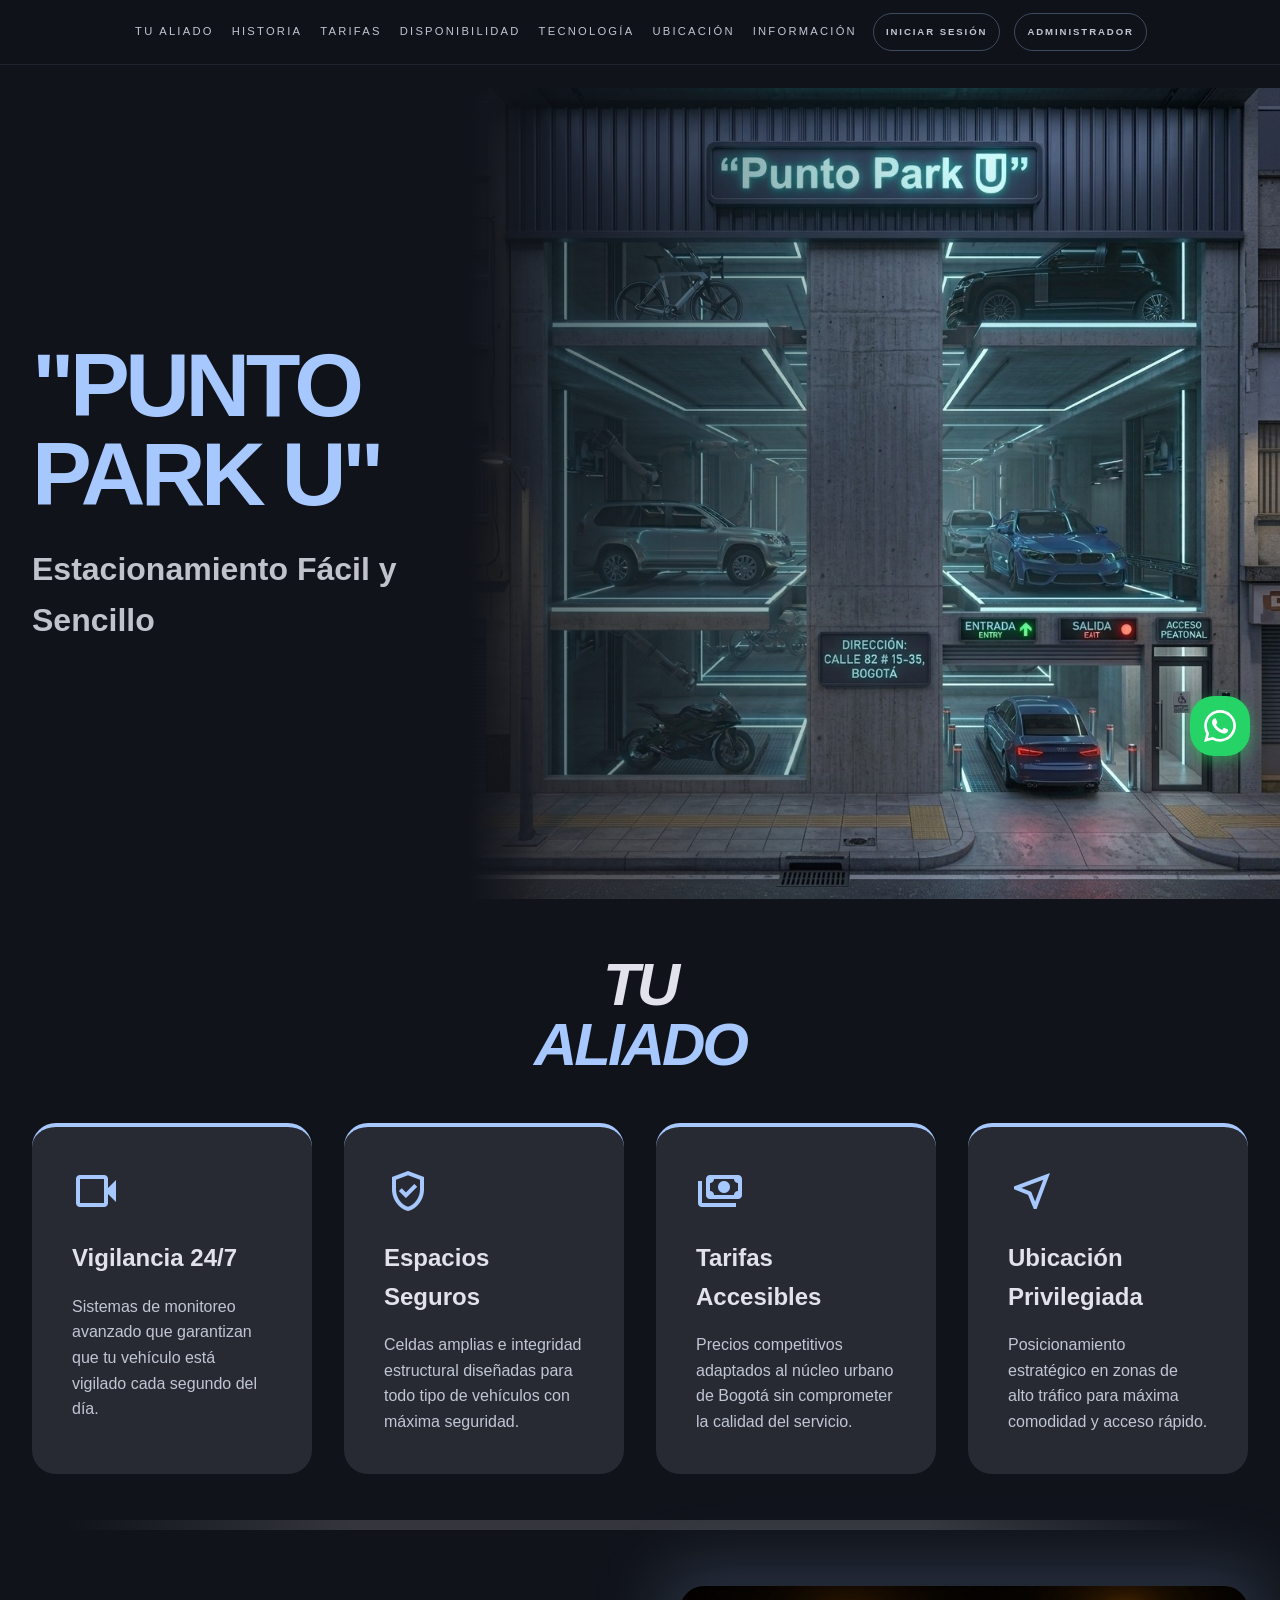
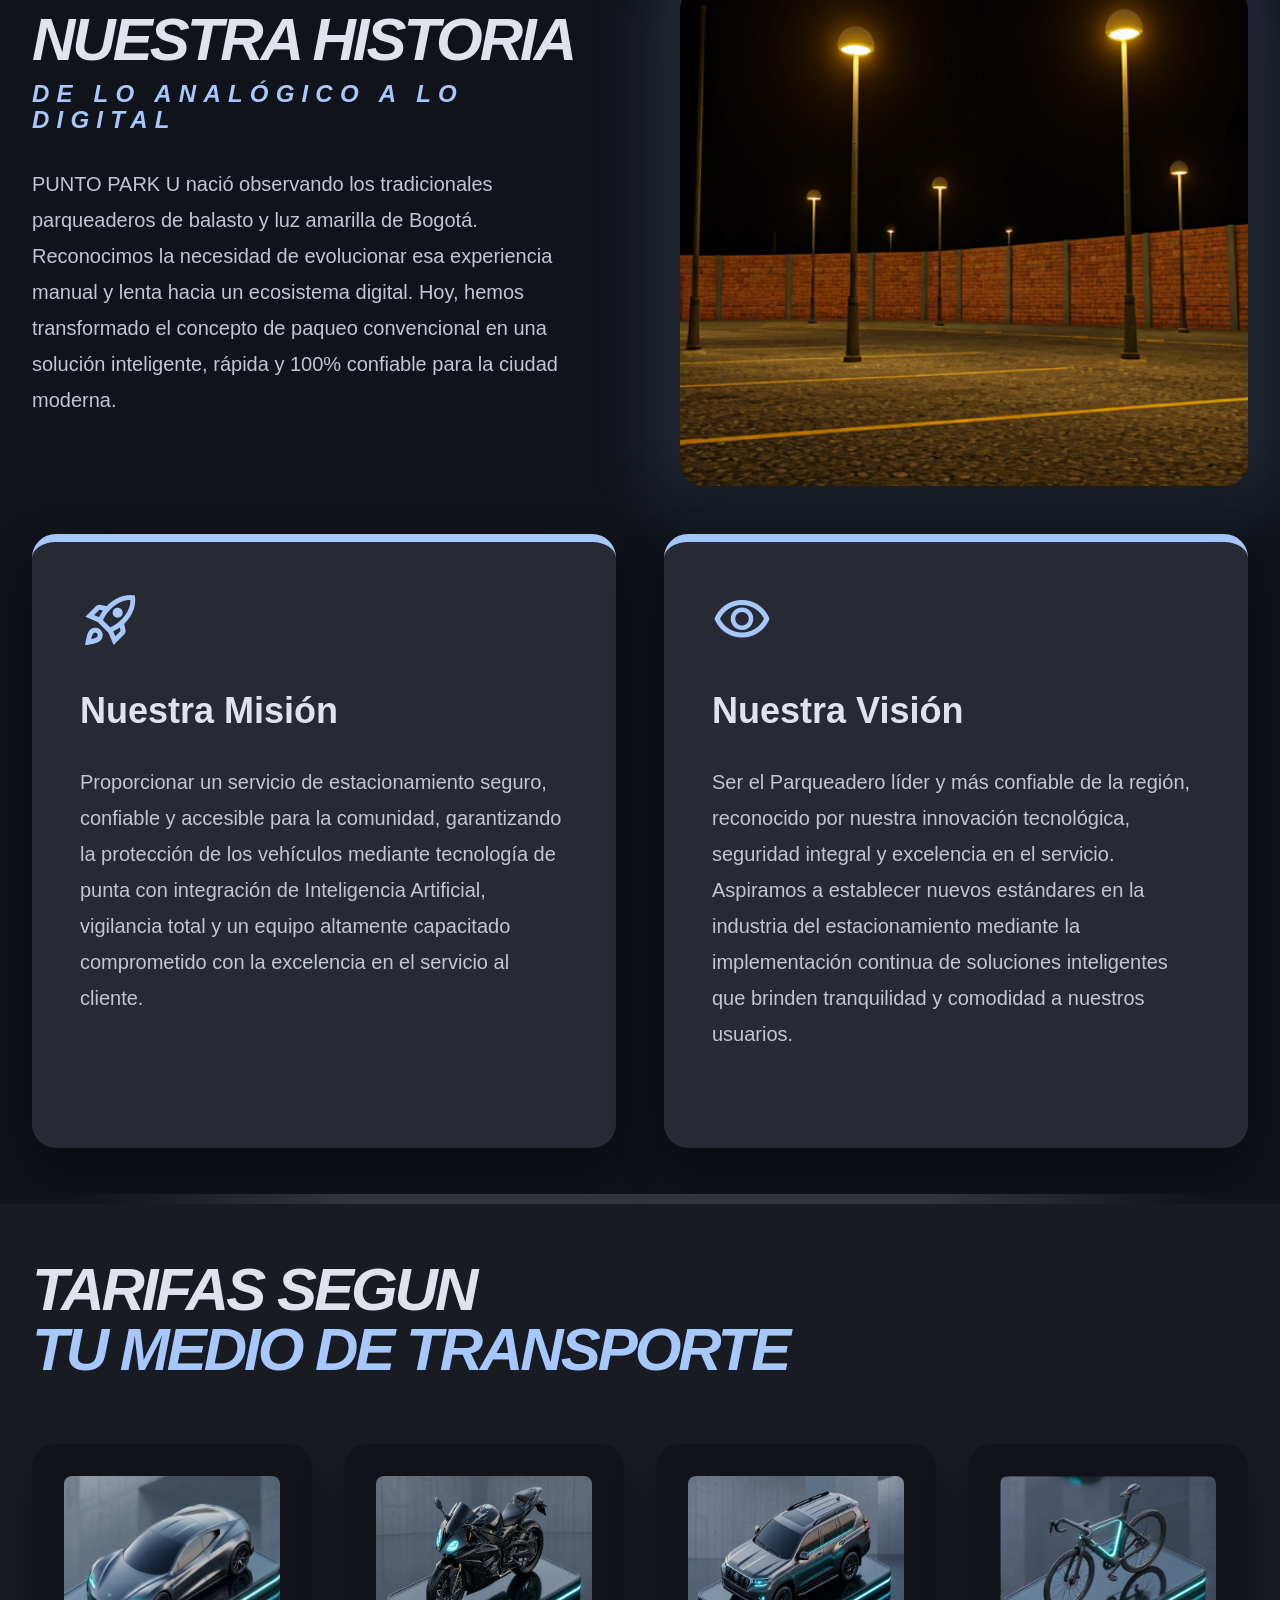
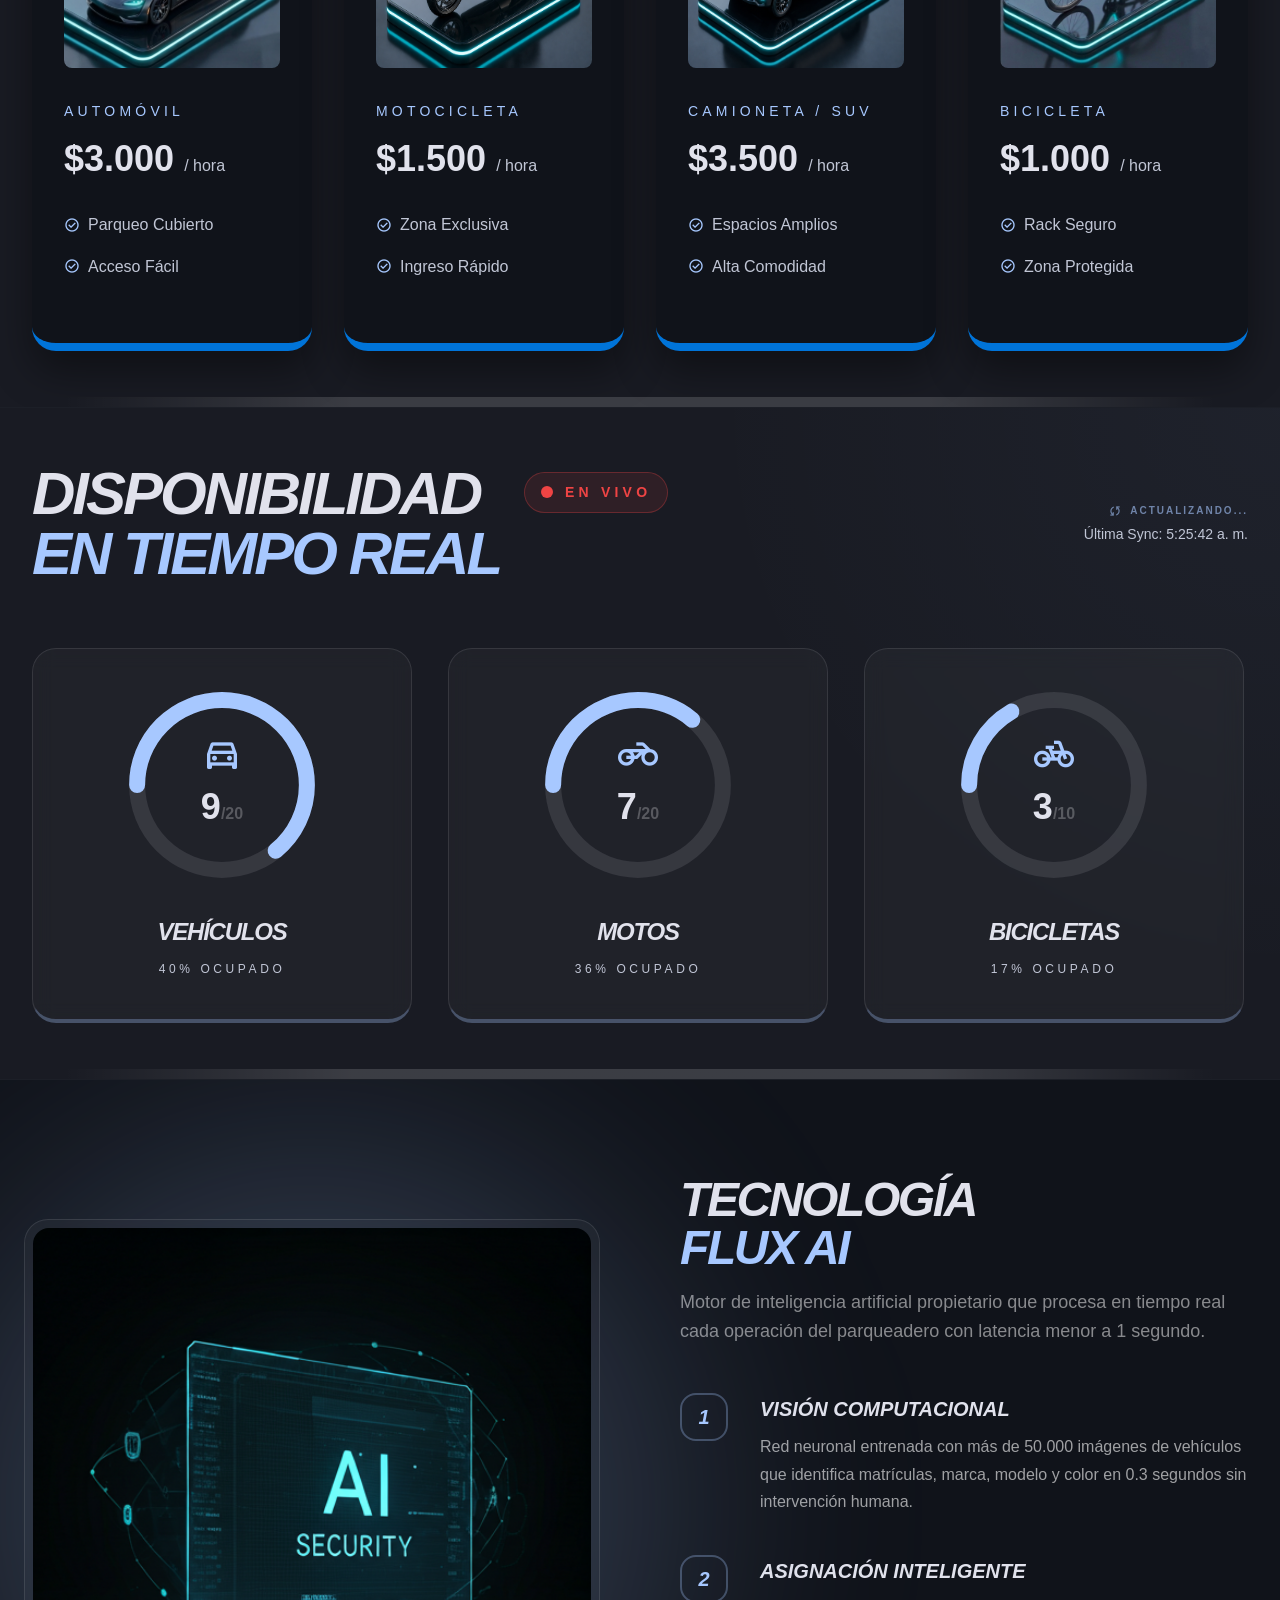
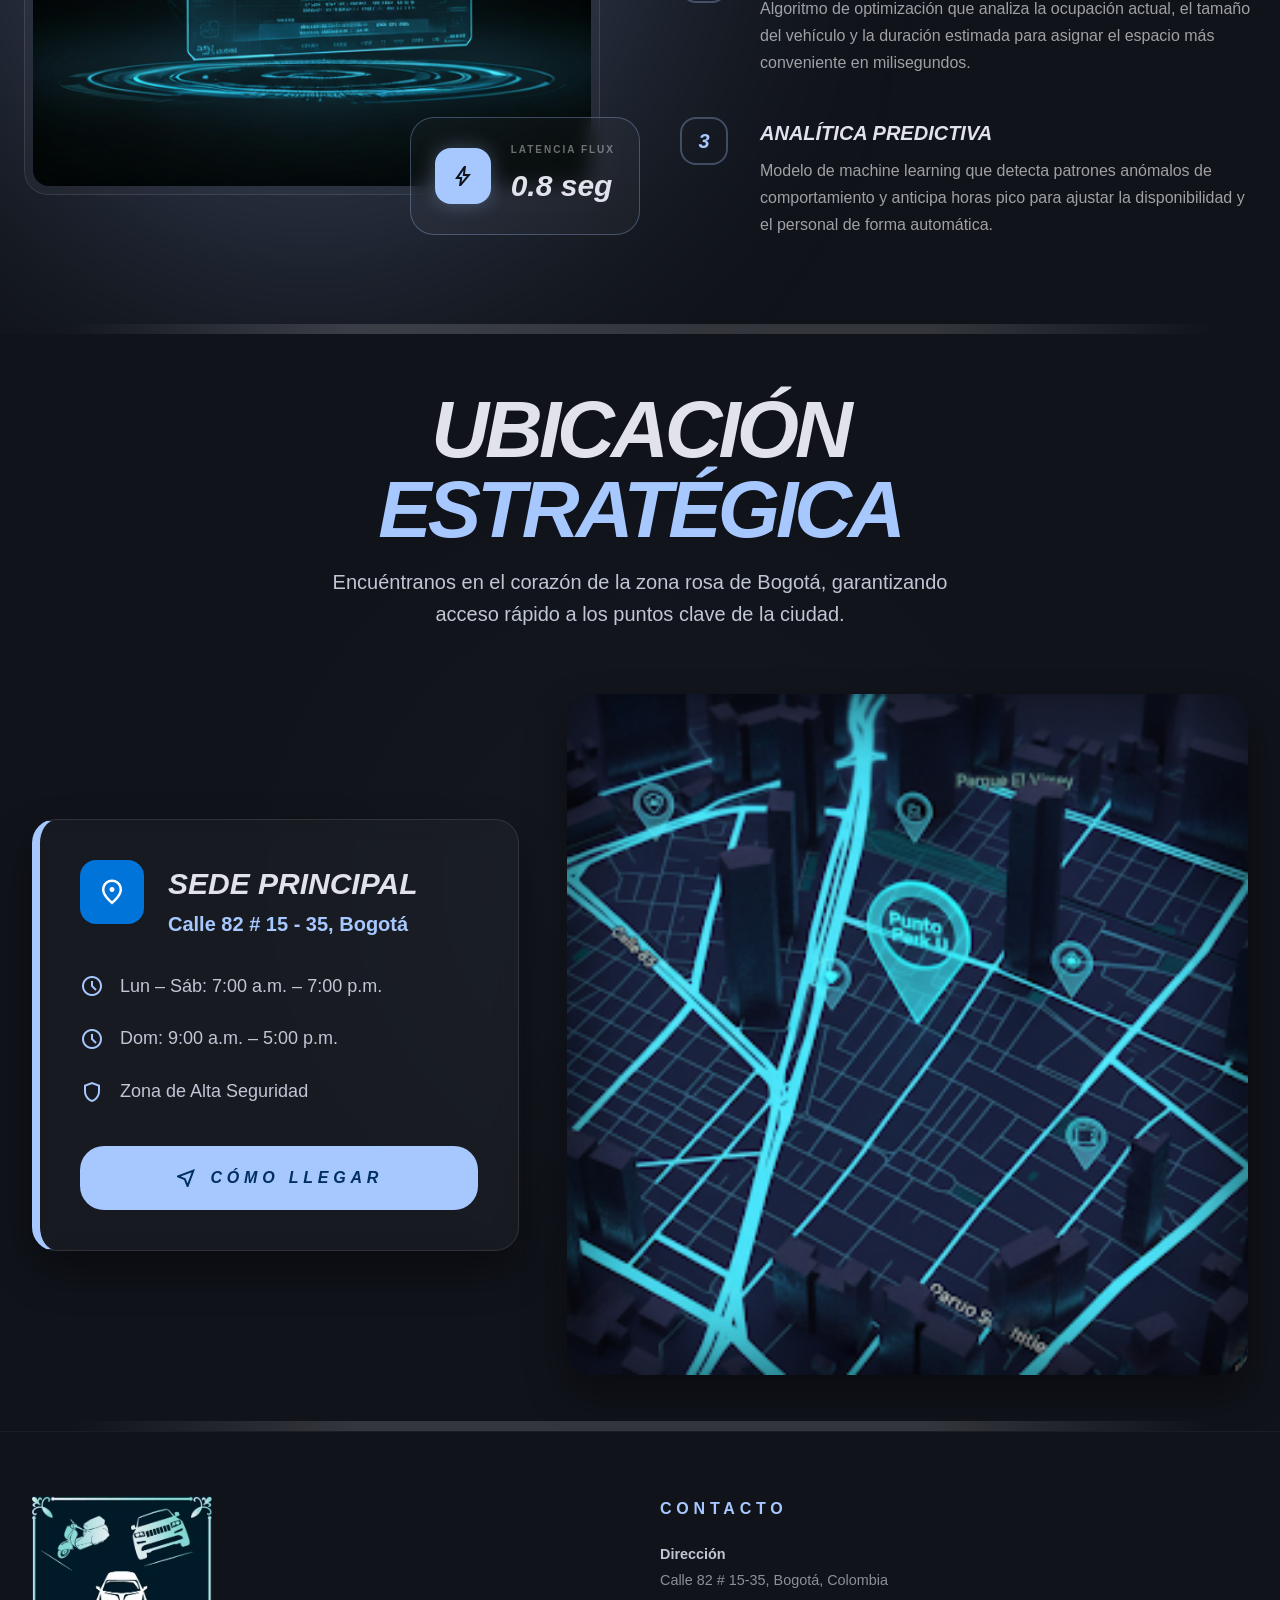
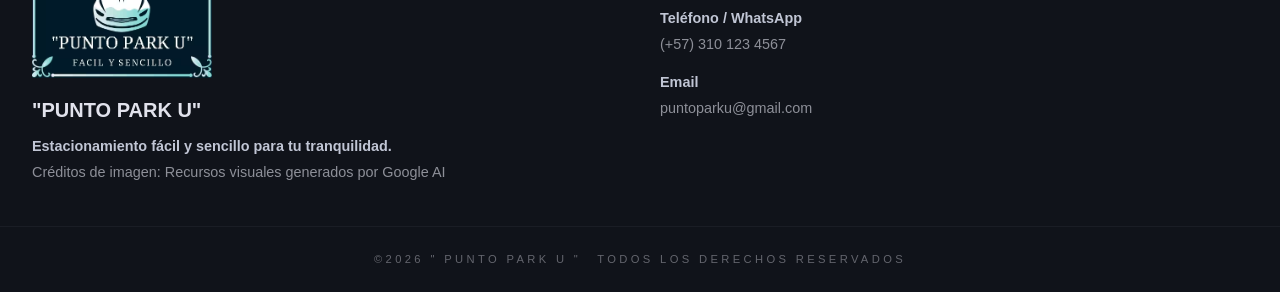
<file: index.html>
<!DOCTYPE html>
<html lang="es" class="dark">

<head>
    <!--Meta Información General-->
    <meta charset="UTF-8" />
    <meta name="viewport" content="width=device-width, initial-scale=1.0" />

    <!--Titulo de pagina-->
    <title>&ldquo;Punto Park U&rdquo; - Parqueadero Fácil y Sencillo </title>

    <!--Descripción de la pagina-->
    <meta name="author" content="Alexander Medina & Miguel Palacio" />
    <meta name="description" content="Aplicativo Web creado para la visualización de Información
          de los usuarios de &ldquo;Punto Park U&rdquo;" />
    <meta name="keywords" content="">

    <!-- Meta para SEO -->
    <meta name="robots" content="follow, index" />
    <link rel="canonical" href="https://.vercel.app/" />

    <!-- Seguridad 
    <meta http-equiv="X-Content-Type-Options" content="nosniff" /> -->

    <!-- Favicon -->
    <link rel="apple-touch-icon" sizes="180x180" href="Images/apple-touch-icon.png" />
    <link rel="icon" type="image/png" sizes="32x32" href="Images/favicon-32x32.png" />
    <link rel="icon" type="image/png" sizes="16x16" href="Images/favicon-16x16.png" />
    <link rel="shortcut icon" href="Images/favicon.ico" />

    <!-- Open Graph -->
    <meta property="og:locale" content="es_CO" />
    <meta property="og:type" content="website" />
    <meta name="color-scheme" content="dark">
    <meta property="og:title" content="Punto Park U - Parqueadero Fácil y Sencillo" />
    <meta property="og:description" content="Aplicativo Web creado para la visualización de Información de los usuarios
    de Punto Park U" />
    <meta property="og:image" content="" />
    <meta property="og:url" content="https://.vercel.app/" />

    <!-- Twitter Card -->
    <meta name="twitter:url" content="https://.vercel.app/" />
    <meta name="twitter:card" content="summary_large_image" />
    <meta name="twitter:title" content="Punto Park U - Parqueadero Fácil y Sencillo" />
    <meta name="twitter:description" content="Aplicativo Web creado para la visualización de Información
   de los usuarios de Punto Park U" />
    <meta name="twitter:image" content="" />

    <!--Enlaces y estilos-->
    <link rel="preconnect" href="https://fonts.googleapis.com">
    <link rel="preconnect" href="https://fonts.gstatic.com" crossorigin>
    <link href="https://fonts.googleapis.com/icon?family=Material+Symbols+Outlined&display=swap" rel="stylesheet">
    <link rel="stylesheet" href="Styles.css" />
    <!--<script src="" defer></script> --> 
</head>

<body>
    <!-- HEADER -->
    <header>
        <nav class="main-nav-bar">
            <div class="nav-inner">
                <div class="desktop-nav">
                    <a href="#why">Tu Aliado</a>
                    <a href="#about">Historia</a>
                    <a href="#pricing">Tarifas</a>
                    <a href="#availability">Disponibilidad</a>
                    <a href="#flux-AI">Tecnología</a>
                    <a href="#locations">Ubicación</a>
                    <a href="#footer">Información</a>
                    <a href="Login/Login.html" class="btn-nav-extra">Iniciar Sesión</a>
                    <a href="Administrador/Admi.html" class="btn-nav-extra">Administrador</a>
                </div>
                    <!-- Hamburguesa animada -->
                    <button class="menu-toggle" id="menuToggle" aria-label="Abrir menú">
                        <svg class="vehicle-animation vehicle-car" viewBox="0 0 640 512"
                            xmlns="http://www.w3.org/2000/svg">
                            <path
                                d="M544 192h-16L419.21 56.02A63.99 63.99 0 0 0 369.24 32H155.33c-26.17 0-49.7 15.93-59.42 40.23L48 194.26C20.44 201.4 0 226.21 0 256v112c0 8.84 7.16 16 16 16h48c0 53.02 42.98 96 96 96s96-42.98 96-96h128c0 53.02 42.98 96 96 96s96-42.98 96-96h48c8.84 0 16-7.16 16-16v-80c0-53.02-42.98-96-96-96zM160 432c-26.47 0-48-21.53-48-48s21.53-48 48-48 48 21.53 48 48-21.53 48-48 48zm72-240H116.93l38.4-96H232v96zm48 0V96h89.24l76.8 96H280zm200 240c-26.47 0-48-21.53-48-48s21.53-48 48-48 48 21.53 48 48-21.53 48-48 48z" />
                        </svg>
                        <svg class="vehicle-animation vehicle-moto" viewBox="0 0 24 24"
                            xmlns="http://www.w3.org/2000/svg">
                            <path
                                d="M19.44 9.03L15.41 5H11v2h3.59l2 2H5c-2.8 0-5 2.2-5 5s2.2 5 5 5c2.46 0 4.45-1.69 4.9-4h1.65l2.77-2.77c-.21.54-.32 1.14-.32 1.77 0 2.8 2.2 5 5 5s5-2.2 5-5c0-2.65-1.97-4.77-4.56-4.97zM7.82 15C7.4 16.15 6.28 17 5 17c-1.63 0-3-1.37-3-3s1.37-3 3-3c1.28 0 2.4.85 2.82 2H5v2h2.82zM19 17c-1.66 0-3-1.34-3-3s1.34-3 3-3 3 1.34 3 3-1.34 3-3 3z" />
                        </svg>
                        <svg class="vehicle-animation vehicle-bike" viewBox="0 0 24 24"
                            xmlns="http://www.w3.org/2000/svg">
                            <path
                                d="M15.5 5.5c1.1 0 2-.9 2-2s-.9-2-2-2-2 .9-2 2 .9 2 2 2zM5 12c-2.8 0-5 2.2-5 5s2.2 5 5 5 5-2.2 5-5-2.2-5-5-5zm0 8.5c-1.9 0-3.5-1.6-3.5-3.5s1.6-3.5 3.5-3.5 3.5 1.6 3.5 3.5-1.6 3.5-3.5 3.5zm5.8-10l2.4-2.4.8.8c1.3 1.3 3 2.1 5.1 2.1V9c-1.5 0-2.7-.6-3.6-1.5l-1.9-1.9c-.5-.4-1-.6-1.6-.6s-1.1.2-1.4.6L7.8 8.4c-.4.4-.6.9-.6 1.4 0 .6.2 1.1.6 1.4L11 14v5h2v-6.2l-2.2-2.3zM19 12c-2.8 0-5 2.2-5 5s2.2 5 5 5 5-2.2 5-5-2.2-5-5-5zm0 8.5c-1.9 0-3.5-1.6-3.5-3.5s1.6-3.5 3.5-3.5 3.5 1.6 3.5 3.5-1.6 3.5-3.5 3.5z" />
                        </svg>
                    </button>
            </div>
        </nav>
    </header>

    <!-- MOBILE OVERLAY -->
    <div id="mobile-overlay" role="dialog" aria-modal="true" aria-label="Menú de navegación">
        <nav class="mobile-nav-links">
            <a class="mobile-link" href="#why">Tu Aliado</a>
            <a class="mobile-link" href="#about">Historia</a>
            <a class="mobile-link" href="#pricing">Tarifas</a>
            <a class="mobile-link" href="#availability">Disponibilidad</a>
            <a class="mobile-link" href="#flux-AI">Tecnología</a>
            <a class="mobile-link" href="#locations">Ubicación</a>
            <a class="mobile-link" href="#footer">Información</a>
            <a class="mobile-link accent" href="Login/Login.html">Iniciar Sesión</a>
            <a class="mobile-link accent" href="Administrador/Admi.html">Administrador</a>
        </nav>
    </div>

    <!-- MAIN -->
    <main>
        <section class="hero" id="hero">
            <div class="hero-bg">
                <img src="Images/Google AI/hero-background.png"
                    alt="Parqueadero moderno en Bogotá con autos, motos y bicicletas en iluminación neón" />
                <div class="hero-overlay"></div>
            </div>
            <div class="container">
                <div class="hero-content">
                    <h1>"PUNTO PARK U"</h1>
                    <p class="hero-subtitle">Estacionamiento Fácil y Sencillo</p>
                </div>
            </div>
        </section>

        <!-- Tu Aliado -->
        <section class="why" id="why">
            <h2 class="avail-title" style="text-align: center; margin-bottom: 3rem;">
                Tu<br /><span class="accent">Aliado</span>
            </h2>
            <div class="container">
                <div class="why-grid">
                    <div class="why-card">
                        <span class="material-symbols-outlined icon">videocam</span>
                        <h3>Vigilancia 24/7</h3>
                        <p>
                            Sistemas de monitoreo avanzado que garantizan que tu vehículo
                            está vigilado cada segundo del día.
                        </p>
                    </div>
                    <div class="why-card">
                        <span class="material-symbols-outlined icon">verified_user</span>
                        <h3>Espacios Seguros</h3>
                        <p>
                            Celdas amplias e integridad estructural diseñadas para todo tipo
                            de vehículos con máxima seguridad.
                        </p>
                    </div>
                    <div class="why-card">
                        <span class="material-symbols-outlined icon">payments</span>
                        <h3>Tarifas Accesibles</h3>
                        <p>
                            Precios competitivos adaptados al núcleo urbano de Bogotá sin
                            comprometer la calidad del servicio.
                        </p>
                    </div>
                    <div class="why-card">
                        <span class="material-symbols-outlined icon">near_me</span>
                        <h3>Ubicación Privilegiada</h3>
                        <p>
                            Posicionamiento estratégico en zonas de alto tráfico para máxima
                            comodidad y acceso rápido.
                        </p>
                    </div>
                </div>
            </div>
        </section>

        <!-- ABOUT, MISSION & VISION COMBINED -->
        <section class="about" id="about">
            <div class="container">

                <!-- HISTORIA -->
                <div class="about-grid">
                    <div>
                        <h2 class="avail-title">
                            Nuestra Historia<span class="sub">De lo Analógico a lo Digital</span>
                        </h2>
                        <p>
                            PUNTO PARK U nació observando los tradicionales parqueaderos de
                            balasto y luz amarilla de Bogotá. Reconocimos la necesidad de
                            evolucionar esa experiencia manual y lenta hacia un ecosistema
                            digital. Hoy, hemos transformado el concepto de paqueo
                            convencional en una solución inteligente, rápida y 100%
                            confiable para la ciudad moderna.
                        </p>
                    </div>
                    <div class="about-img-wrap">
                        <div class="about-img-glow"></div>
                        <img src="Images/Google AI/historia.png"
                            alt="Parqueadero tradicional de Bogotá con gravilla y lámparas amarillas" />
                    </div>
                </div>

                <!-- MISIÓN Y VISIÓN -->
                <div class="mission-grid" style="margin-top: 3rem;">
                    <div class="mission-card">
                        <span class="material-symbols-outlined">rocket_launch</span>
                        <h3>Nuestra Misión</h3>
                        <p>
                            Proporcionar un servicio de estacionamiento seguro, confiable y
                            accesible para la comunidad, garantizando la protección de los
                            vehículos mediante tecnología de punta con integración de
                            Inteligencia Artificial, vigilancia total y un equipo altamente
                            capacitado comprometido con la excelencia en el servicio al
                            cliente.
                        </p>
                    </div>
                    <div class="mission-card">
                        <span class="material-symbols-outlined">visibility</span>
                        <h3>Nuestra Visión</h3>
                        <p>
                            Ser el Parqueadero líder y más confiable de la región, reconocido
                            por nuestra innovación tecnológica, seguridad integral y
                            excelencia en el servicio. Aspiramos a establecer nuevos
                            estándares en la industria del estacionamiento mediante la
                            implementación continua de soluciones inteligentes que brinden
                            tranquilidad y comodidad a nuestros usuarios.
                        </p>
                    </div>
                </div>

            </div>
        </section>

        <!-- Tarifas -->
        <section class="rates" id="pricing">
            <div class="container">
                <div class="rates-header">
                    <div>
                        <h2 class="avail-title">
                            Tarifas Segun <br /><span class="accent">tu medio de transporte</span>
                        </h2>
                    </div>
                </div>
                <div class="rates-grid">
                    <div class="rate-card">
                        <div class="rate-card-img">
                            <img src="Images/Google AI/automovil.png" alt="Automóvil en parqueadero cubierto" />
                        </div>
                        <div class="rate-type">Automóvil</div>
                        <div class="rate-price" id="price-car">
                            $3.000 <span>/ hora</span>
                        </div>
                        <ul class="rate-features">
                            <li>
                                <span class="material-symbols-outlined">check_circle</span>
                                Parqueo Cubierto
                            </li>
                            <li>
                                <span class="material-symbols-outlined">check_circle</span>
                                Acceso Fácil
                            </li>
                        </ul>
                    </div>
                    <div class="rate-card">
                        <div class="rate-card-img">
                            <img src="Images/Google AI/motocicleta.png" alt="Motocicleta en zona exclusiva" />
                        </div>
                        <div class="rate-type">Motocicleta</div>
                        <div class="rate-price" id="price-moto">
                            $1.500 <span>/ hora</span>
                        </div>
                        <ul class="rate-features">
                            <li>
                                <span class="material-symbols-outlined">check_circle</span>
                                Zona Exclusiva
                            </li>
                            <li>
                                <span class="material-symbols-outlined">check_circle</span>
                                Ingreso Rápido
                            </li>
                        </ul>
                    </div>
                    <div class="rate-card">
                        <div class="rate-card-img">
                            <img src="Images/Google AI/camioneta.png" alt="Camioneta en espacio amplio" />
                        </div>
                        <div class="rate-type">Camioneta / SUV</div>
                        <div class="rate-price" id="price-camioneta">
                            $3.500 <span>/ hora</span>
                        </div>
                        <ul class="rate-features">
                            <li>
                                <span class="material-symbols-outlined">check_circle</span>
                                Espacios Amplios
                            </li>
                            <li>
                                <span class="material-symbols-outlined">check_circle</span>
                                Alta Comodidad
                            </li>
                        </ul>
                    </div>
                    <div class="rate-card">
                        <div class="rate-card-img">
                            <img src="Images/Google AI/bicicleta.png" alt="Bicicleta en rack seguro" />
                        </div>
                        <div class="rate-type">Bicicleta</div>
                        <div class="rate-price" id="price-bike">
                            $1.000 <span>/ hora</span>
                        </div>
                        <ul class="rate-features">
                            <li>
                                <span class="material-symbols-outlined">check_circle</span>
                                Rack Seguro
                            </li>
                            <li>
                                <span class="material-symbols-outlined">check_circle</span>
                                Zona Protegida
                            </li>
                        </ul>
                    </div>
                </div>
            </div>
        </section>

        <!-- AVAILABILITY -->
        <section class="availability" id="availability">
            <div class="container">
                <div class="avail-header">
                    <div class="avail-title-row">
                        <h2 class="avail-title">
                            Disponibilidad<br /><span class="accent">en Tiempo Real</span>
                        </h2>
                        <div class="live-badge">
                            <div class="live-dot live-pulse"></div>
                            <span>En Vivo</span>
                        </div>
                    </div>
                    <div class="avail-sync">
                        <div class="sync-row">
                            <span class="material-symbols-outlined spin">sync</span><span
                                class="sync-label">Actualizando...</span>
                        </div>
                        <p class="sync-time">
                            Última Sync: <span id="current-time">--:--:-- AM</span>
                        </p>
                    </div>
                </div>
                <div class="avail-grid">
                    <div class="avail-card glass">
                        <div class="gauge-wrap">
                            <svg viewBox="0 0 36 36">
                                <path class="circle-bg"
                                    d="M18 2.0845 a 15.9155 15.9155 0 0 1 0 31.831 a 15.9155 15.9155 0 0 1 0 -31.831" />
                                <path class="circle-progress"
                                    d="M18 2.0845 a 15.9155 15.9155 0 0 1 0 31.831 a 15.9155 15.9155 0 0 1 0 -31.831"
                                    stroke-dasharray="64, 100" />
                            </svg>
                            <div class="gauge-inner">
                                <span class="material-symbols-outlined">directions_car</span><span
                                    class="gauge-count">9<span class="gauge-total">/20</span></span>
                            </div>
                        </div>
                        <h3>Vehículos</h3>
                        <p>40% Ocupado</p>
                    </div>
                    <div class="avail-card glass">
                        <div class="gauge-wrap">
                            <svg viewBox="0 0 36 36">
                                <path class="circle-bg"
                                    d="M18 2.0845 a 15.9155 15.9155 0 0 1 0 31.831 a 15.9155 15.9155 0 0 1 0 -31.831" />
                                <path class="circle-progress"
                                    d="M18 2.0845 a 15.9155 15.9155 0 0 1 0 31.831 a 15.9155 15.9155 0 0 1 0 -31.831"
                                    stroke-dasharray="36, 100" />
                            </svg>
                            <div class="gauge-inner">
                                <span class="material-symbols-outlined">motorcycle</span><span
                                    class="gauge-count">7<span class="gauge-total">/20</span></span>
                            </div>
                        </div>
                        <h3>Motos</h3>
                        <p>36% Ocupado</p>
                    </div>
                    <div class="avail-card glass">
                        <div class="gauge-wrap">
                            <svg viewBox="0 0 36 36">
                                <path class="circle-bg"
                                    d="M18 2.0845 a 15.9155 15.9155 0 0 1 0 31.831 a 15.9155 15.9155 0 0 1 0 -31.831" />
                                <path class="circle-progress"
                                    d="M18 2.0845 a 15.9155 15.9155 0 0 1 0 31.831 a 15.9155 15.9155 0 0 1 0 -31.831"
                                    stroke-dasharray="16.6, 100" />
                            </svg>
                            <div class="gauge-inner">
                                <span class="material-symbols-outlined">pedal_bike</span><span
                                    class="gauge-count">3<span class="gauge-total">/10</span></span>
                            </div>
                        </div>
                        <h3>Bicicletas</h3>
                        <p>17% Ocupado</p>
                    </div>
                </div>
            </div>
        </section>

        <!-- FLUX AI -->
        <section class="flux" id="flux-AI">
            <div class="flux-grid">
                <div class="flux-img-wrap">
                    <div class="flux-img-glow"></div>
                    <div class="flux-img-inner glass">
                        <img src="Images/Google AI/ai-security.png"
                            alt="Interfaz de seguridad con inteligencia artificial" />
                    </div>
                    <div class="flux-badge glass">
                        <div class="flux-badge-inner">
                            <div class="flux-badge-icon neon-glow">
                                <span class="material-symbols-outlined">bolt</span>
                            </div>
                            <div>
                                <div class="flux-badge-label">Latencia Flux</div>
                                <div class="flux-badge-value">0.8 seg</div>
                            </div>
                        </div>
                    </div>
                </div>
                <div class="flux-content">
                    <h2>Tecnología<br /><span class="accent">Flux AI</span></h2>
                    <p class="sub">
                        Motor de inteligencia artificial propietario que procesa en tiempo
                        real cada operación del parqueadero con latencia menor a 1 segundo.
                    </p>
                    <div class="flux-steps">
                        <div class="flux-step">
                            <div class="flux-step-num">1</div>
                            <div>
                                <h4>Visión Computacional</h4>
                                <p>
                                    Red neuronal entrenada con más de 50.000 imágenes de
                                    vehículos que identifica matrículas, marca, modelo y color
                                    en 0.3 segundos sin intervención humana.
                                </p>
                            </div>
                        </div>
                        <div class="flux-step">
                            <div class="flux-step-num">2</div>
                            <div>
                                <h4>Asignación Inteligente</h4>
                                <p>
                                    Algoritmo de optimización que analiza la ocupación actual,
                                    el tamaño del vehículo y la duración estimada para asignar
                                    el espacio más conveniente en milisegundos.
                                </p>
                            </div>
                        </div>
                        <div class="flux-step">
                            <div class="flux-step-num">3</div>
                            <div>
                                <h4>Analítica Predictiva</h4>
                                <p>
                                    Modelo de machine learning que detecta patrones anómalos
                                    de comportamiento y anticipa horas pico para ajustar la
                                    disponibilidad y el personal de forma automática.
                                </p>
                            </div>
                        </div>
                    </div>
                </div>
            </div>
        </section>

        <!-- LOCATION -->
        <section class="location" id="locations">
            <div class="container">
                <div class="location-title">
                    <h2>Ubicación<br /><span class="accent">Estratégica</span></h2>
                    <p>
                        Encuéntranos en el corazón de la zona rosa de Bogotá, garantizando
                        acceso rápido a los puntos clave de la ciudad.
                    </p>
                </div>
                <div class="location-grid">
                    <div class="location-info">
                        <div class="location-card glass">
                            <div class="location-card-header">
                                <div class="location-icon">
                                    <span class="material-symbols-outlined">location_on</span>
                                </div>
                                <div>
                                    <h3>Sede Principal</h3>
                                    <p class="address">Calle 82 # 15 - 35, Bogotá</p>
                                </div>
                            </div>
                            <div class="location-details">
                                <div class="location-detail">
                                    <span class="material-symbols-outlined">schedule</span><span
                                        id="schedule-weekday">Lun – Sáb: 7:00 a.m. – 7:00 p.m.</span>
                                </div>
                                <div class="location-detail">
                                    <span class="material-symbols-outlined">schedule</span><span
                                        id="schedule-sunday">Dom: 9:00 a.m. – 5:00 p.m.</span>
                                </div>
                                <div class="location-detail">
                                    <span class="material-symbols-outlined">shield</span><span>Zona de Alta
                                        Seguridad</span>
                                </div>
                            </div>
                            <a href="https://maps.app.goo.gl/gMQosEQEMPEKAqg57" target="_blank"
                                rel="noopener noreferrer" class="btn-directions">
                                <span class="material-symbols-outlined">near_me</span>Cómo
                                Llegar
                            </a>
                        </div>
                    </div>
                    <div class="map-wrap">
                        <img src="Images/Google AI/mapa.png" alt="Mapa de ubicación de Punto Park U en Bogotá" />
                    </div>
                </div>
            </div>
        </section>
    </main>

    <!-- FOOTER — 3 columnas del original en dark mode -->
    <footer id="footer">
        <div class="footer-content">
            <div class="footer-section">
                <picture>
                    <source srcset="Images/Logo.avif" type="image/avif" />
                    <source srcset="Images/Logo.webp" type="image/webp" />
                    <img class="footer-logo-img" src="Images/Logo.png" alt="Logo Punto Park U" loading="lazy"
                        decoding="async" onerror="this.style.display = 'none'" />
                </picture>
                <div class="footer-brand-name">"PUNTO PARK U"</div>
                <p><strong style="color: var(--on-surface-var)">Estacionamiento fácil y sencillo para tu tranquilidad.</strong></p>
                <p>Créditos de imagen: Recursos visuales generados por Google AI</p>
            </div>
            <div class="footer-section">
                <h3>Contacto</h3>
                <p>
                    <strong style="color: var(--on-surface-var)">Dirección</strong><br />Calle 82 # 15-35, Bogotá,
                    Colombia
                </p>
                <p style="margin-top: 0.75rem">
                    <strong style="color: var(--on-surface-var)">Teléfono / WhatsApp</strong><br />(+57) 310 123 4567
                </p>
                <p style="margin-top: 0.75rem">
                    <strong style="color: var(--on-surface-var)">Email</strong><br /><a
                        href="mailto:puntoparku@gmail.com">puntoparku@gmail.com</a>
                </p>
            </div>
        </div>
        <div class="footer-copyright">
    <p>©<span id="footer-year"></span> " PUNTO PARK U "</p> 
    <p>Todos los derechos reservados</p>
</div>
    </footer>

    <!-- WhatsApp flotante -->
    <a href="https://wa.me/573101234567?text=Hola,%20necesito%20información%20sobre%20el%20parqueadero"
        class="whatsapp-float" target="_blank" rel="noopener noreferrer" title="Contáctenos por WhatsApp"
        aria-label="WhatsApp">
        <svg viewBox="0 0 24 24" xmlns="http://www.w3.org/2000/svg">
            <path
                d="M17.472 14.382c-.297-.149-1.758-.867-2.03-.967-.273-.099-.471-.148-.67.15-.197.297-.767.966-.94 1.164-.173.199-.347.223-.644.075-.297-.15-1.255-.463-2.39-1.475-.883-.788-1.48-1.761-1.653-2.059-.173-.297-.018-.458.13-.606.134-.133.298-.347.446-.52.149-.174.198-.298.298-.497.099-.198.05-.371-.025-.52-.075-.149-.669-1.612-.916-2.207-.242-.579-.487-.5-.669-.51-.173-.008-.371-.01-.57-.01-.198 0-.52.074-.792.372-.272.297-1.04 1.016-1.04 2.479 0 1.462 1.065 2.875 1.213 3.074.149.198 2.096 3.2 5.077 4.487.709.306 1.262.489 1.694.625.712.227 1.36.195 1.871.118.571-.085 1.758-.719 2.006-1.413.248-.694.248-1.289.173-1.413-.074-.124-.272-.198-.57-.347m-5.421 7.403h-.004a9.87 9.87 0 01-5.031-1.378l-.361-.214-3.741.982.998-3.648-.235-.374a9.86 9.86 0 01-1.51-5.26c.001-5.45 4.436-9.884 9.888-9.884 2.64 0 5.122 1.03 6.988 2.898a9.825 9.825 0 012.893 6.994c-.003 5.45-4.437 9.884-9.885 9.884m8.413-18.297A11.815 11.815 0 0012.05 0C5.495 0 .16 5.335.157 11.892c0 2.096.547 4.142 1.588 5.945L.057 24l6.305-1.654a11.882 11.882 0 005.683 1.448h.005c6.554 0 11.89-5.335 11.893-11.893a11.821 11.821 0 00-3.48-8.413Z" />
        </svg>
    </a>

    <!-- Scroll Top -->
    <button class="scroll-top" id="scrollTop" title="Volver arriba" aria-label="Volver arriba">
        <div class="scroll-top-icon">
            <svg xmlns="http://www.w3.org/2000/svg" viewBox="0 0 24 24">
                <path d="M7.41 15.41L12 10.83l4.59 4.58L18 14l-6-6-6 6 1.41 1.41z" fill="white" />
            </svg>
            <span>P</span>
        </div>
    </button>

    <!-- JAVASCRIPT -->
    <script>
        // ── Hamburguesa animada ───────────────────────────────────────
        const menuToggle = document.getElementById("menuToggle");
        const overlay = document.getElementById("mobile-overlay");
        const mobileLinks = document.querySelectorAll(".mobile-link");

        menuToggle.addEventListener("click", () => {
            const open = overlay.classList.toggle("active");
            menuToggle.classList.toggle("active");
            document.body.style.overflow = open ? "hidden" : "";
        });

        mobileLinks.forEach((link) => {
            link.addEventListener("click", () => {
                overlay.classList.remove("active");
                menuToggle.classList.remove("active");
                document.body.style.overflow = "";
            });
        });

        // ── Smooth scroll con offset del header ──────────────────────
        document.querySelectorAll('a[href^="#"]').forEach((anchor) => {
    anchor.addEventListener("click", function (e) {
        const id = this.getAttribute("href");
        if (id === "#") return;
        const target = document.querySelector(id);
        if (!target) return;
        e.preventDefault();

        const doScroll = () => {
            const offset = document.querySelector("header").offsetHeight + 15;
            window.scrollTo({
                top: target.getBoundingClientRect().top + window.pageYOffset - offset,
                behavior: "smooth",
            });
        };

        // Si el overlay está abierto, espera que termine de cerrar
        if (overlay.classList.contains("active")) {
            setTimeout(doScroll, 520);
        } else {
            doScroll();
        }
    });
});

        // ── Timestamp en vivo ─────────────────────────────────────────
        function updateTimestamp() {
            const el = document.getElementById("current-time");
            if (el) el.textContent = new Date().toLocaleTimeString("es-CO");
        }
        setInterval(updateTimestamp, 1000);
        updateTimestamp();

        // ── Scroll top ────────────────────────────────────────────────
        const scrollTopBtn = document.getElementById("scrollTop");
        window.addEventListener("scroll", () => {
            scrollTopBtn.classList.toggle("show", window.pageYOffset > 300);
        });
        scrollTopBtn.addEventListener("click", () =>
            window.scrollTo({ top: 0, behavior: "smooth" }),
        );

        // ── localStorage — precios y horarios del panel admin ────────
        window.addEventListener("load", function () {
            try {
                const prices = JSON.parse(localStorage.getItem("parkingPrices"));
                const schedule = JSON.parse(localStorage.getItem("parkingSchedule"));
                const fmt = (v) => "$" + parseInt(v).toLocaleString("es-CO");
                const fmtTime = (t) => {
                    if (!t || !t.includes(":")) return "N/A";
                    const [h, m] = t.split(":");
                    const hr = parseInt(h);
                    return `${hr % 12 || 12}:${m} ${hr >= 12 ? "p.m." : "a.m."}`;
                };
                if (prices) {
                    if (prices.car) {
                        const el = document.getElementById("price-car");
                        if (el)
                            el.innerHTML = fmt(prices.car.hour) + " <span>/ hora</span>";
                    }
                    if (prices.moto) {
                        const el = document.getElementById("price-moto");
                        if (el)
                            el.innerHTML = fmt(prices.moto.hour) + " <span>/ hora</span>";
                    }
                    if (prices.bike) {
                        const el = document.getElementById("price-bike");
                        if (el)
                            el.innerHTML = fmt(prices.bike.hour) + " <span>/ hora</span>";
                    }
                }
                if (schedule) {
                    const wd = document.getElementById("schedule-weekday");
                    const su = document.getElementById("schedule-sunday");
                    if (wd && schedule.weekday)
                        wd.textContent = `Lun – Sáb: ${fmtTime(schedule.weekday.open)} – ${fmtTime(schedule.weekday.close)}`;
                    if (su && schedule.sunday)
                        su.textContent = `Dom: ${fmtTime(schedule.sunday.open)} – ${fmtTime(schedule.sunday.close)}`;
                }
            } catch (e) {
                console.warn("localStorage:", e);
            }
        });

        // ── Nav highlight en scroll ───────────────────────────────────
        const sections = document.querySelectorAll("section[id]");
        const navLinks = document.querySelectorAll(".desktop-nav a");
        const navObserver = new IntersectionObserver(
    (entries) => {
        entries.forEach((entry) => {
            if (entry.isIntersecting) {
                navLinks.forEach((link) => {
                    link.style.color =
                        link.getAttribute("href") === `#${entry.target.id}`
                            ? "var(--primary)"
                            : "";
                });
            }
        });
    },
    { threshold: 0.35 }
);

sections.forEach((section) => navObserver.observe(section));

// ── Año automático en footer ──────────────────────────────
document.getElementById("footer-year").textContent = new Date().getFullYear();
    </script>
    
</body>
</html>
</file>
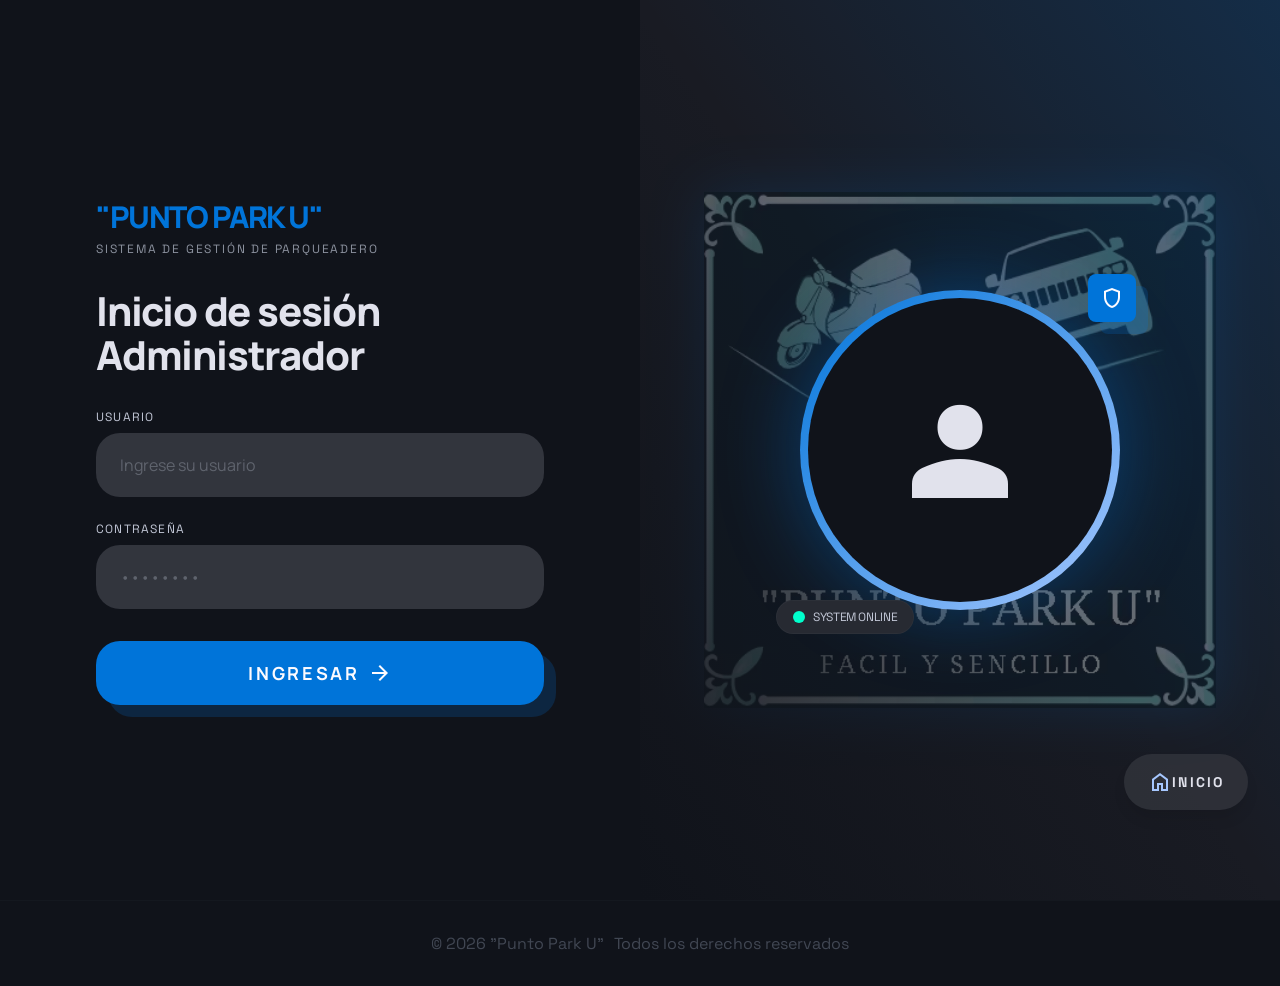
<file: Administrador/Admi.html>
<!DOCTYPE html>
<html lang="es">
<head>
  <!--Meta Informacion general-->
  <meta charset="utf-8"/>
  <meta name="viewport" content="width=device-width, initial-scale=1.0"/>
    <!--Titulo de pagina-->
  <title>&ldquo;Punto Park U&rdquo; - Login Administrador</title>
  <!--Descripción de la pagina-->
    <meta name="author" content="Alexander Medina & Miguel Palacio" />
    <meta name="description" content="Ingreso a Dashboard de Administrador  de &ldquo;Punto Park U&rdquo;"/>
    <meta name="keywords" content="">
     <!-- Seguridad -->
    <meta http-equiv="X-Content-Type-Options" content="nosniff" />
    <!--Enlaces y estilos-->
  <link href="https://fonts.googleapis.com/css2?family=Manrope:wght@400;700;800&family=Space+Grotesk:wght@400;700&family=Material+Symbols+Outlined:opsz,wght,FILL,GRAD@24,400,0,0&display=swap" rel="stylesheet"/>
   <link rel="stylesheet" href="Admi.css" />
   <script src="Admi.js" defer> </script>
</head>
<body>

<main>
  <!-- LEFT: Login Form -->
  <section class="col-form">
    <div class="form-inner">

      <div class="brand">
        <h2>"PUNTO PARK U"</h2>
        <p>Sistema de Gestión de Parqueadero</p>
      </div>

      <div class="form-header">
        <h1>Inicio de sesión Administrador</h1>
      </div>

      <form id="loginForm" onsubmit="handleLogin(event)">
        <div class="form-fields">
          <div class="field">
            <label for="username">Usuario</label>
            <input type="text" id="username" name="username" placeholder="Ingrese su usuario" required/>
          </div>
          <div class="field">
            <label for="password">Contraseña</label>
            <input type="password" id="password" name="password" placeholder="••••••••" required/>
          </div>
          <div class="error-msg" id="errorMsg"></div>
          <button class="btn-submit" type="submit">
            INGRESAR
            <span class="material-symbols-outlined">arrow_forward</span>
          </button>
        </div>
      </form>

    </div>
  </section>

  <!-- Visual Identity -->
  <section class="col-visual">
    <div class="watermark">
  <picture style="display: contents;">
    <source srcset="../Images/Logo.avif" type="image/avif" />
    <source srcset="../Images/Logo.webp" type="image/webp" />
    <img
      src="../Images/Logo.png"
      alt="Logo Punto Park U"
      loading="lazy"
      decoding="async"
    />
  </picture>
</div>
    <div class="gradient-overlay"></div>

    <div class="avatar-wrapper">
      <div class="avatar-ring">
        <div class="avatar-inner">
          <span class="material-symbols-outlined">person</span>
        </div>
      </div>
      <div class="badge-shield">
        <span class="material-symbols-outlined">shield</span>
      </div>
      <div class="badge-online">
        <div class="dot-online"></div>
        <span>System Online</span>
      </div>
    </div>
  </section>
</main>

<!-- Home Button -->
<a class="btn-home" href="../index.html">
  <span class="material-symbols-outlined home-icon">home</span>
  <span class="home-label">Inicio</span>
</a>

<!-- Footer -->
<footer>
    <p>
      <span class="footer-brand">© <span id="footer-year">2026</span> "Punto Park U"</span> 
      <span class="rights">Todos los derechos reservados</span>
    </p> 
</footer>
</body>
</html>
</file>
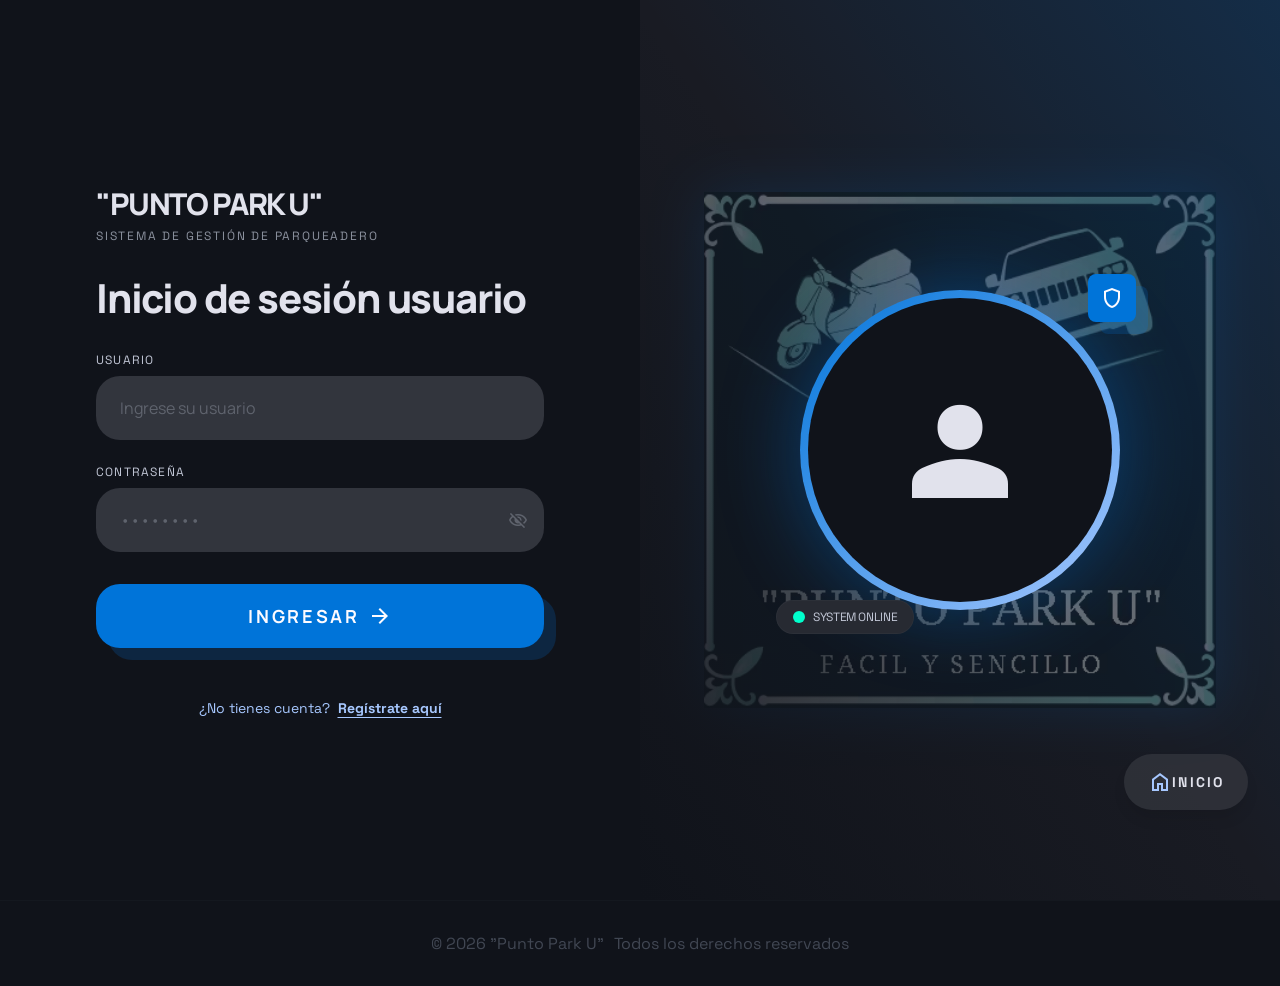
<file: Login/Login.html>
<!DOCTYPE html>
<html lang="es">
<head>
  <!--Meta Información general-->
  <meta charset="utf-8"/>
  <meta name="viewport" content="width=device-width, initial-scale=1.0"/>
    <!--Titulo de pagina-->
  <title>"PUNTO PARK U" - Login</title>
  <!--Descripción de la pagina-->
    <meta name="author" content="Alexander Medina & Miguel Palacio" />
    <meta name="description" content="Aplicativo Web creado para la visualización de Información
   de los usuarios de Punto Park U"/>
    <meta name="keywords" content="">
     <!-- Seguridad -->
    <meta http-equiv="X-Content-Type-Options" content="nosniff" />
    <!--Enlaces y estilos-->
  <link href="https://fonts.googleapis.com/css2?family=Manrope:wght@400;700;800&family=Space+Grotesk:wght@400;700&family=Material+Symbols+Outlined:opsz,wght,FILL,GRAD@24,400,0,0&display=swap" rel="stylesheet"/>
   <link rel="stylesheet" href="Login.css" />
   <script src="Login.js" defer></script>
</head>
<body>

<main>
  <!-- LEFT: Login Form -->
  <section class="col-form">
    <div class="form-inner">

      <div class="brand">
        <h2>"PUNTO PARK U"</h2>
        <p>Sistema de Gestión de Parqueadero</p>
      </div>

      <div class="form-header">
        <h1>Inicio de sesión usuario</h1>
      </div>

      <form id="loginForm" onsubmit="handleLogin(event)">
        <div class="form-fields">
          <div class="field">
            <label for="username">Usuario</label>
            <input type="text" id="username" name="username" placeholder="Ingrese su usuario" required/>
          </div>
          <div class="field password-field">
            <label for="password">Contraseña</label>
            <div class="input-wrapper">
              <input type="password" id="password" name="password" placeholder="••••••••" required/>
              <button type="button" class="toggle-password" data-target="password" tabindex="-1" aria-label="Mostrar contraseña">
                <span class="material-symbols-outlined">visibility_off</span>
              </button>
            </div>
          </div>
          <div class="error-msg" id="errorMsg"></div>
          <button class="btn-submit" type="submit">
            INGRESAR
            <span class="material-symbols-outlined">arrow_forward</span>
          </button>
        </div>
      </form>

      <div class="register-link">
        <a href="../Registro/Registro.html">
          ¿No tienes cuenta? <span>Regístrate aquí</span>
        </a>
      </div>

    </div>
  </section>

  <!-- Visual Identity -->
  <section class="col-visual">
    <div class="watermark">
  <picture style="display: contents;">
    <source srcset="../Images/Logo.avif" type="image/avif" />
    <source srcset="../Images/Logo.webp" type="image/webp" />
    <img
      src="../Images/Logo.png"
      alt="Logo Punto Park U"
      loading="lazy"
      decoding="async"
    />
  </picture>
</div>
    <div class="gradient-overlay"></div>

    <div class="avatar-wrapper">
      <div class="avatar-ring">
        <div class="avatar-inner">
          <span class="material-symbols-outlined">person</span>
        </div>
      </div>
      <div class="badge-shield">
        <span class="material-symbols-outlined">shield</span>
      </div>
      <div class="badge-online">
        <div class="dot-online"></div>
        <span>System Online</span>
      </div>
    </div>
  </section>
</main>

<!-- Home Button -->
<a class="btn-home" href="../index.html">
  <span class="material-symbols-outlined home-icon">home</span>
  <span class="home-label">Inicio</span>
</a>

<!-- Footer -->
<footer>
    <p>
      <span class="footer-brand">© <span id="footer-year">2026</span> "Punto Park U"</span> 
      <span class="rights">Todos los derechos reservados</span>
    </p> 
</footer>
</body>
</html>
</file>
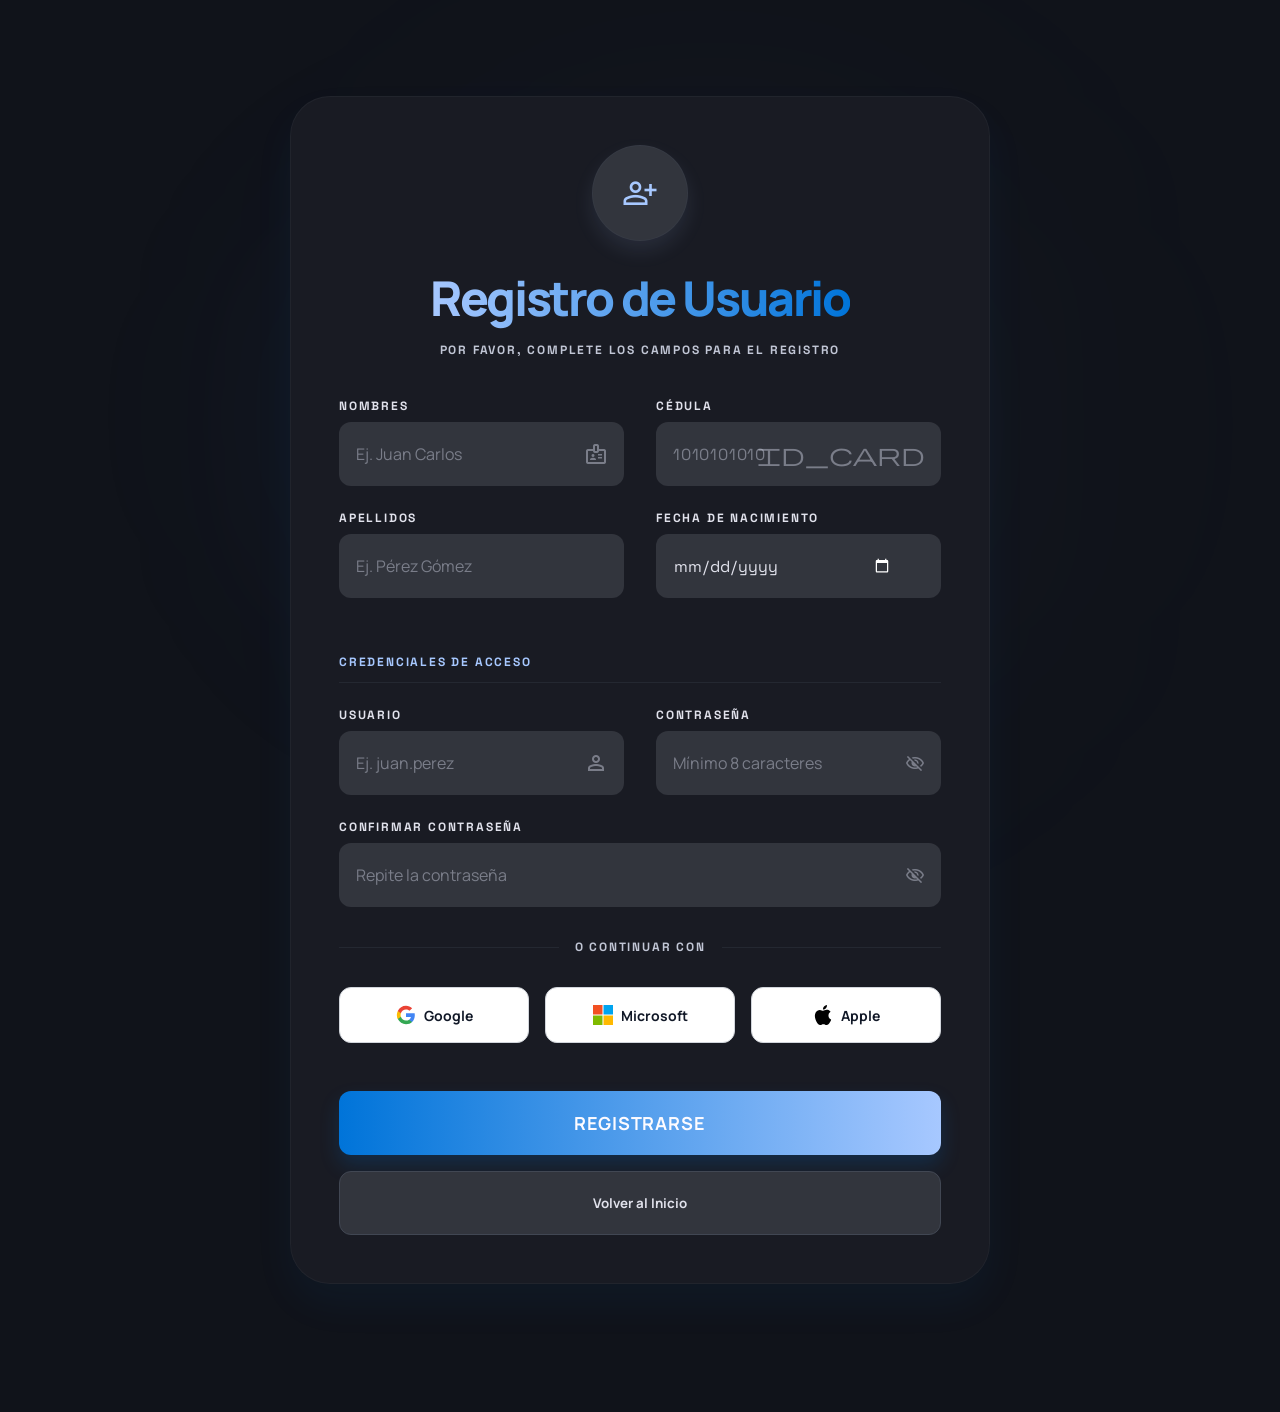
<file: Registro/Registro.html>
<!DOCTYPE html>
<html lang="es">
  <head>
    <meta charset="UTF-8" />
    <meta name="viewport" content="width=device-width, initial-scale=1.0" />
    <!-- Título de la Página-->
    <title>Registro - &ldquo;Punto Park U&rdquo;</title>
    <!-- Descripción de la Página-->
    <!-- Seguridad -->
    <meta http-equiv="X-Content-Type-Options" content="nosniff" />
    <meta
      name="description"
      content="Aplicativo Web creado para la visualización Información de
      los usuarios de &ldquo;Punto Park U&rdquo;"
    />
    <!-- Autor de la Página -->
    <meta name="author" content="Alexander Medina & Miguel Palacio" />
    <!-- Enlaces a Estilos CSS -->
    <link href="https://fonts.googleapis.com/css2?family=Manrope:wght@400;700;800&family=Space+Grotesk:wght@400;700&display=swap" rel="stylesheet">
    <link href="https://fonts.googleapis.com/css2?family=Material+Symbols+Outlined:wght,FILL@100..700,0..1&display=swap" rel="stylesheet">
    <link rel="stylesheet" href="Registro.css" />
    <script src="Registro.js" defer></script>
  </head>
<body>
    <!-- Background Ambient --> 
    <div class="bg-ambient">
        <div class="ambient-circle-1"></div>
        <div class="ambient-circle-2"></div>
    </div>

    <!-- Main Content -->
    <main>
        <!-- Registration Card -->
        <div class="registration-card">
            <!-- Avatar Header -->
            <div class="avatar-header">
                <div class="avatar-circle">
                    <span class="material-symbols-outlined">person_add</span>
                    <div class="avatar-ring"></div>
                </div>
                <h1>Registro de Usuario</h1>
                <p class="subtitle">Por favor, complete los campos para el registro</p>
            </div>

            <!-- Registration Form -->
            <form id="registrationForm">
                <!-- Form Grid -->
                <div class="form-grid">
                    <!-- Column 1 -->
                    <div>
                        <!-- Nombres -->
                        <div class="form-group">
                            <label for="nombres">Nombres</label>
                            <div class="input-wrapper">
                                <input type="text" id="nombres" name="nombres" placeholder="Ej. Juan Carlos" required minlength="2">
                                <span class="material-symbols-outlined input-icon">badge</span>
                            </div>
                        </div>

                        <!-- Apellidos -->
                        <div class="form-group">
                            <label for="apellidos">Apellidos</label>
                            <div class="input-wrapper">
                                <input type="text" id="apellidos" name="apellidos" placeholder="Ej. Pérez Gómez" required minlength="2">
                            </div>
                        </div>
                    </div>

                    <!-- Column 2 -->
                    <div>
                        <!-- Cédula -->
                        <div class="form-group">
                            <label for="cedula">Cédula</label>
                            <div class="input-wrapper">
                                <input type="text" id="cedula" name="cedula" placeholder="1010101010" required pattern="\d{6,12}" title="Debe contener entre 6 y 12 números">
                                <span class="material-symbols-outlined input-icon">id_card</span>
                            </div>
                        </div>

                        <!-- Fecha de Nacimiento -->
                        <div class="form-group">
                            <label for="fecha_nacimiento">Fecha de Nacimiento</label>
                            <div class="input-wrapper">
                                <input type="date" id="fecha_nacimiento" name="fecha_nacimiento" required>
                            </div>
                        </div>
                    </div>
                </div>

                <!-- Credenciales de Acceso -->
                <div class="credentials-section">
                    <div class="credentials-title">Credenciales de Acceso</div>

                    <div class="form-grid">
                        <!-- Usuario -->
                        <div class="form-group">
                            <label for="username">Usuario</label>
                            <div class="input-wrapper">
                                <input type="text" id="username" name="username" placeholder="Ej. juan.perez" required minlength="3">
                                <span class="material-symbols-outlined input-icon">person</span>
                            </div>
                        </div>

                        <!-- Contraseña -->
                        <div class="form-group">
                            <label for="password">Contraseña</label>
                            <div class="input-wrapper">
                                <input type="password" id="password" name="password" placeholder="Mínimo 8 caracteres" required minlength="8">
                                <button type="button" class="toggle-password" data-target="password" tabindex="-1" aria-label="Mostrar contraseña">
                                    <span class="material-symbols-outlined">visibility_off</span>
                                </button>
                            </div>
                        </div>
                    </div>

                    <!-- Confirmar Contraseña (full width) -->
                    <div class="form-group">
                        <label for="confirmPassword">Confirmar Contraseña</label>
                        <div class="input-wrapper">
                            <input type="password" id="confirmPassword" name="confirmPassword" placeholder="Repite la contraseña" required minlength="8">
                            <button type="button" class="toggle-password" data-target="confirmPassword" tabindex="-1" aria-label="Mostrar contraseña">
                                <span class="material-symbols-outlined">visibility_off</span>
                            </button>
                        </div>
                    </div>
                </div>

                <!-- Divider -->
                <div class="divider">
                    <div class="divider-line"></div>
                    <span class="divider-text">O Continuar Con</span>
                    <div class="divider-line"></div>
                </div>

                <!-- Social Login Buttons -->
                <div class="social-buttons">
                    <button type="button" class="social-btn" onclick="loginWithGoogle()">
                        <svg fill="currentColor" viewBox="0 0 24 24">
                            <path d="M22.56 12.25c0-.78-.07-1.53-.2-2.25H12v4.26h5.92c-.26 1.37-1.04 2.53-2.21 3.31v2.77h3.57c2.08-1.92 3.28-4.74 3.28-8.09z" fill="#4285F4"/>
                            <path d="M12 23c2.97 0 5.46-.98 7.28-2.66l-3.57-2.77c-.98.66-2.23 1.06-3.71 1.06-2.86 0-5.29-1.93-6.16-4.53H2.18v2.84C3.99 20.53 7.7 23 12 23z" fill="#34A853"/>
                            <path d="M5.84 14.09c-.22-.66-.35-1.36-.35-2.09s.13-1.43.35-2.09V7.07H2.18C1.43 8.55 1 10.22 1 12s.43 3.45 1.18 4.93l2.85-2.22.81-.62z" fill="#FBBC05"/>
                            <path d="M12 5.38c1.62 0 3.06.56 4.21 1.64l3.15-3.15C17.45 2.09 14.97 1 12 1 7.7 1 3.99 3.47 2.18 7.07l3.66 2.84c.87-2.6 3.3-4.53 6.16-4.53z" fill="#EA4335"/>
                        </svg>
                        Google
                    </button>

                    <button type="button" class="social-btn" onclick="loginWithMicrosoft()">
                        <svg fill="currentColor" viewBox="0 0 24 24">
                            <path d="M11.4 24H0V12.6h11.4V24z" fill="#7fba00"/>
                            <path d="M24 24H12.6V12.6H24V24z" fill="#ffb900"/>
                            <path d="M11.4 11.4H0V0h11.4v11.4z" fill="#f25022"/>
                            <path d="M24 11.4H12.6V0H24v11.4z" fill="#00a4ef"/>
                        </svg>
                        Microsoft
                    </button>

                    <button type="button" class="social-btn" onclick="loginWithApple()">
                        <svg fill="currentColor" viewBox="0 0 24 24">
                            <path d="M12.152 6.896c-.948 0-2.415-1.078-3.96-1.04-2.04.027-3.91 1.183-4.961 3.014-2.117 3.675-.546 9.103 1.519 12.09 1.013 1.454 2.208 3.09 3.792 3.039 1.52-.065 2.09-.987 3.935-.987 1.831 0 2.35.987 3.96.948 1.637-.026 2.676-1.48 3.676-2.948 1.156-1.688 1.636-3.325 1.662-3.415-.039-.013-3.182-1.221-3.22-4.857-.026-3.04 2.48-4.494 2.597-4.559-1.429-2.09-3.623-2.324-4.39-2.376-2-.156-3.675 1.09-4.61 1.09zM15.53 3.83c.843-1.012 1.4-2.427 1.245-3.83-1.207.052-2.662.805-3.532 1.818-.78.896-1.454 2.338-1.273 3.714 1.338.104 2.715-.688 3.56-1.702z" fill="#000000"/>
                        </svg>
                        Apple
                    </button>
                </div>

                <!-- Action Buttons -->
                <div class="action-buttons">
                    <button type="submit" class="btn-primary">REGISTRARSE</button>
                    <button type="button" class="btn-secondary" onclick="window.location.href='../index.html'">Volver al Inicio</button>
                </div>
            </form>
        </div>
    </main>
</body>
</html>
</file>
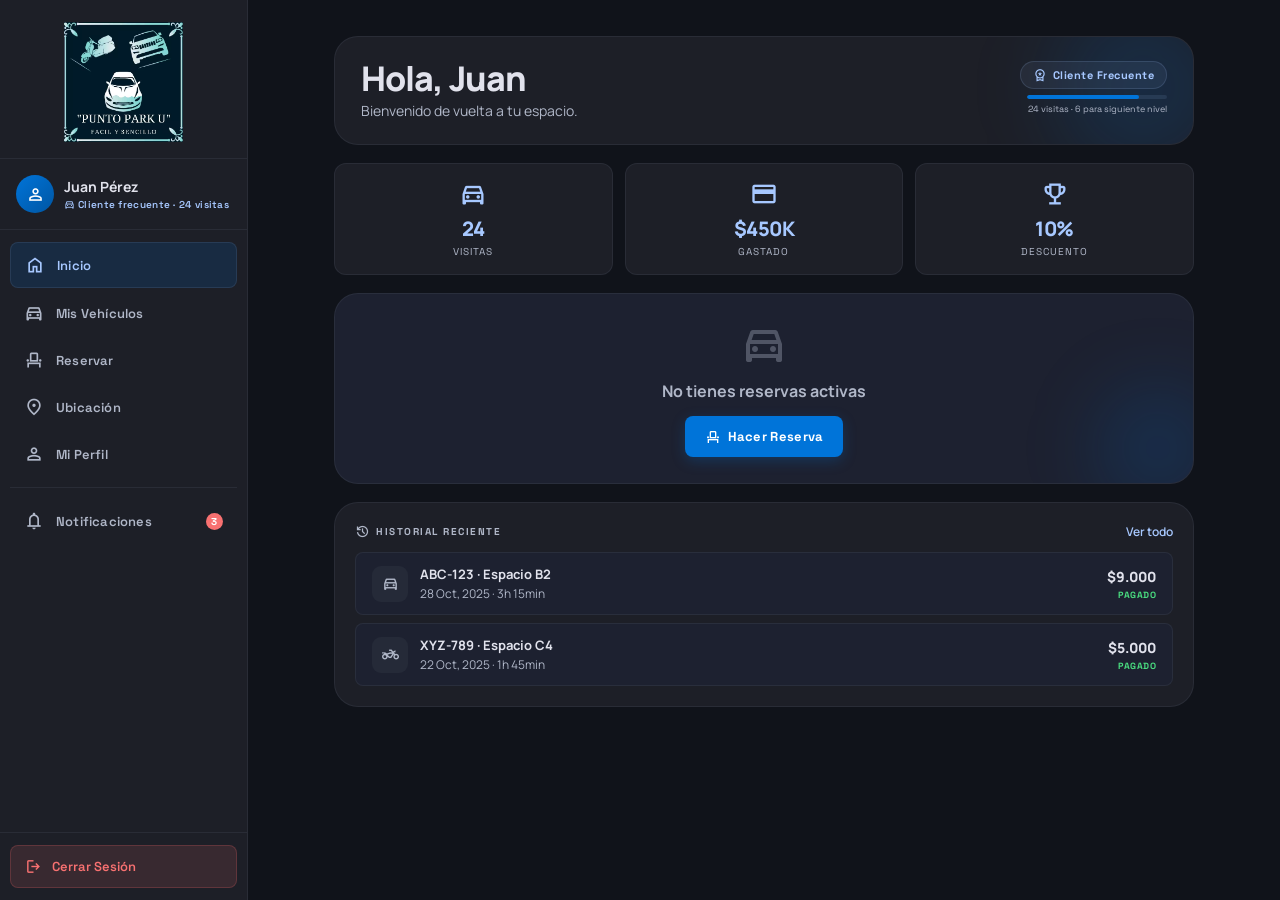
<file: Login/Pantalla Usuario/PantallaUsuario.html>
<!DOCTYPE html>
<html lang="es">
<head>
<!--Meta Información general-->  
<meta charset="UTF-8">
<meta name="viewport" content="width=device-width, initial-scale=1.0">
<title>Mi Panel - "Punto Park U"</title>
<!-- Seguridad -->
<meta http-equiv="X-Content-Type-Options" content="nosniff" />
<!--Enlaces y estilos-->
<link rel="preconnect" href="https://fonts.googleapis.com">
<link href="https://fonts.googleapis.com/css2?family=Manrope:wght@400;500;600;700;800;900&family=Space+Grotesk:wght@400;500;600;700&display=swap" rel="stylesheet">
<link href="https://fonts.googleapis.com/css2?family=Material+Symbols+Outlined:opsz,wght,FILL,GRAD@24,400,0,0" rel="stylesheet">
<link rel="stylesheet" href="pantalla-usuario.css">
<script src="pantalla-usuario.js" defer></script>
</head>
<body>

<!-- MOBILE HEADER -->
<header class="mobile-header" id="mobileHeader">
  <div class="mobile-logo">
    <div class="logo-icon-sm">
      <picture>
        <source srcset="../../Images/Logo.avif" type="image/avif" />
        <source srcset="../../Images/Logo.webp" type="image/webp" />
        <img src="../../Images/Logo.png" alt="Punto Park U" loading="lazy" decoding="async" onerror="this.style.display='none'" />
      </picture>
    </div>
  </div>
  <div class="header-actions">
    <button class="notif-btn" onclick="toggleNotifDropdown()" id="notifBtnMobile">
      <span class="material-symbols-outlined">notifications</span>
      <span class="notif-badge">3</span>
    </button>
    <button class="btn-logout-header" onclick="logout()">
      <span class="material-symbols-outlined icon-sm">logout</span> Salir
    </button>
  </div>
</header>

<!-- NOTIFICATION DROPDOWN -->
<div class="notif-dropdown" id="notifDropdown">
  <div class="notif-drop-header">
    <span class="notif-drop-title">Notificaciones</span>
    <span class="notif-count-badge">3 NUEVAS</span>
  </div>
  <div class="notif-list">
    <div class="notif-item nb-danger">
      <div class="notif-item-text">Tu tiempo termina en 15 min</div>
      <div class="notif-item-sub">Reserva A5 · ABC-123</div>
    </div>
    <div class="notif-item nb-primary">
      <div class="notif-item-text">Promoción: 10% descuento</div>
      <div class="notif-item-sub">Válido para tu próxima reserva</div>
    </div>
    <div class="notif-item nb-success">
      <div class="notif-item-text">Beneficio desbloqueado</div>
      <div class="notif-item-sub">Cliente frecuente · 24 visitas</div>
    </div>
  </div>
</div>

<!-- APP LAYOUT -->
<div class="app-layout">
  <aside class="sidebar">
    <div class="sidebar-logo">
      <div class="logo-row">
        <div class="logo-icon">
          <picture>
            <source srcset="../../Images/Logo.avif" type="image/avif" />
            <source srcset="../../Images/Logo.webp" type="image/webp" />
            <img src="../../Images/Logo.png" alt="Punto Park U" loading="lazy" decoding="async" onerror="this.style.display='none'" />
          </picture>
        </div>
      </div>
    </div>
    <div class="sidebar-user">
      <div class="user-row">
        <div class="user-avatar"><span class="material-symbols-outlined" style="font-size:19px;">person</span></div>
        <div>
          <div class="user-name" id="sidebarName">Juan Pérez</div>
          <div class="user-visits"><span class="material-symbols-outlined" style="font-size:11px;">directions_car</span> Cliente frecuente · 24 visitas</div>
        </div>
      </div>
    </div>
    <nav class="sidebar-nav">
      <button class="nav-item active" onclick="showTab('home')" id="nav-home"><span class="material-symbols-outlined">home</span> Inicio</button>
      <button class="nav-item" onclick="showTab('vehicles')" id="nav-vehicles"><span class="material-symbols-outlined">directions_car</span> Mis Vehículos</button>
      <button class="nav-item" onclick="showTab('reserve')" id="nav-reserve"><span class="material-symbols-outlined">event_seat</span> Reservar</button>
      <button class="nav-item" onclick="showTab('location')" id="nav-location"><span class="material-symbols-outlined">location_on</span> Ubicación</button>
      <button class="nav-item" onclick="showTab('profile')" id="nav-profile"><span class="material-symbols-outlined">person</span> Mi Perfil</button>
      <div class="nav-divider"></div>
      <button class="nav-item" onclick="toggleNotifDropdown()">
        <span class="material-symbols-outlined">notifications</span> Notificaciones
        <span style="margin-left:auto;background:var(--danger);color:white;border-radius:50%;width:17px;height:17px;font-size:10px;display:flex;align-items:center;justify-content:center;font-weight:700;flex-shrink:0;">3</span>
      </button>
    </nav>
    <div class="sidebar-footer">
      <button class="btn-logout-side" onclick="logout()"><span class="material-symbols-outlined icon-sm">logout</span> Cerrar Sesión</button>
    </div>
  </aside>

  <main class="main-content">
    <div class="content-area">

      <!-- TAB HOME -->
      <div class="tab-section active" id="tab-home">
        <div class="welcome-card">
          <div class="welcome-top">
            <div>
              <div class="welcome-title">Hola, Juan</div>
              <div class="welcome-sub">Bienvenido de vuelta a tu espacio.</div>
            </div>
            <div class="membership-badge">
              <div class="membership-label">
                <span class="material-symbols-outlined">workspace_premium</span> Cliente Frecuente
              </div>
              <div class="membership-progress-wrap">
                <div class="membership-progress-bar"><div class="membership-progress-fill" style="width:80%;"></div></div>
                <div class="membership-progress-text">24 visitas · 6 para siguiente nivel</div>
              </div>
            </div>
          </div>
        </div>

        <div class="stats-grid">
          <div class="stat-card">
            <div class="stat-icon"><span class="material-symbols-outlined icon-lg">directions_car</span></div>
            <div class="stat-value">24</div><div class="stat-label">Visitas</div>
          </div>
          <div class="stat-card">
            <div class="stat-icon"><span class="material-symbols-outlined icon-lg">credit_card</span></div>
            <div class="stat-value">$450K</div><div class="stat-label">Gastado</div>
          </div>
          <div class="stat-card">
            <div class="stat-icon"><span class="material-symbols-outlined icon-lg">emoji_events</span></div>
            <div class="stat-value">10%</div><div class="stat-label">Descuento</div>
          </div>
        </div>

        <div id="activeReservationContainer"></div>

        <div style="background:var(--surface);border:1px solid var(--border);border-radius:var(--radius-lg);padding:20px;">
          <div class="section-header">
            <span class="section-title"><span class="material-symbols-outlined">history</span> Historial Reciente</span>
            <button class="link-btn">Ver todo</button>
          </div>
          <div class="history-list">
            <div class="history-item">
              <div class="history-left">
                <div class="history-icon"><span class="material-symbols-outlined icon-sm">directions_car</span></div>
                <div><div class="history-plate">ABC-123 · Espacio B2</div><div class="history-meta">28 Oct, 2025 · 3h 15min</div></div>
              </div>
              <div><div class="history-amount">$9.000</div><div class="history-status">PAGADO</div></div>
            </div>
            <div class="history-item">
              <div class="history-left">
                <div class="history-icon"><span class="material-symbols-outlined icon-sm">two_wheeler</span></div>
                <div><div class="history-plate">XYZ-789 · Espacio C4</div><div class="history-meta">22 Oct, 2025 · 1h 45min</div></div>
              </div>
              <div><div class="history-amount">$5.000</div><div class="history-status">PAGADO</div></div>
            </div>
          </div>
        </div>
      </div>

      <!-- TAB VEHICLES -->
      <div class="tab-section" id="tab-vehicles">
        <div class="page-header"><div class="page-title">Mis Vehículos</div><div class="page-subtitle">Gestiona los vehículos registrados en tu cuenta.</div></div>
        <div class="vehicles-grid" id="vehiclesList"></div>
        <button class="btn btn-primary btn-lg btn-full" onclick="openAddModal()"><span class="material-symbols-outlined">add</span> Agregar Vehículo</button>
      </div>

      <!-- TAB RESERVE -->
      <div class="tab-section" id="tab-reserve">
        <div class="page-header"><div class="page-title">Nueva Reserva</div><div class="page-subtitle">Selecciona tu vehículo y tipo de pago para reservar.</div></div>
        <div class="reserve-grid">
          <div class="form-card">
            <div class="form-group"><label class="form-label">Vehículo</label><select class="form-select" id="reserveVehicle"></select></div>
            <div class="form-group">
              <label class="form-label">Tipo de Pago</label>
              <select class="form-select" id="reservePayment">
                <option value="prepaid">Prepagar (5% descuento)</option>
                <option value="postpaid">Pagar al salir</option>
              </select>
            </div>
            <button class="btn btn-primary btn-lg btn-full" onclick="makeReservation()"><span class="material-symbols-outlined">check_circle</span> Confirmar Reserva</button>
          </div>
          <div class="reserve-info-card">
            <div class="reserve-info-title"><span class="material-symbols-outlined" style="font-size:15px;">info</span> Información</div>
            <div class="info-row"><span class="material-symbols-outlined">credit_card</span> Prepago: 5% descuento vía PSE</div>
            <div class="info-row"><span class="material-symbols-outlined">videocam</span> Cámara IA reconoce tu vehículo al ingresar</div>
            <div class="info-row"><span class="material-symbols-outlined">workspace_premium</span> Tu membresía aplica 10% adicional</div>
            <div class="info-row"><span class="material-symbols-outlined">schedule</span> Tarifa base: $3.000 por primera hora</div>
          </div>
        </div>
      </div>

      <!-- TAB LOCATION -->
      <div class="tab-section" id="tab-location">
        <div class="page-header"><div class="page-title">Ubicación</div><div class="page-subtitle">Encuentra el parqueadero fácilmente.</div></div>
        <div class="location-grid">
          <div class="location-info-card">
            <div class="location-field">
              <div class="location-field-icon"><span class="material-symbols-outlined icon-sm">location_on</span></div>
              <div><div class="location-field-label">Dirección</div><div class="location-field-value">Calle 82 # 15-35<br>Bogotá, Colombia</div></div>
            </div>
            <div class="location-field">
              <div class="location-field-icon"><span class="material-symbols-outlined icon-sm">call</span></div>
              <div><div class="location-field-label">Teléfono</div><div class="location-field-value">(+57) 310 123 4567</div></div>
            </div>
            <div class="location-field">
              <div class="location-field-icon"><span class="material-symbols-outlined icon-sm">schedule</span></div>
              <div><div class="location-field-label">Horario</div><div class="location-field-value">Lun–Sáb: 6am – 10pm<br>Dom: 7am – 8pm</div></div>
            </div>
            <div class="location-field">
              <div class="location-field-icon"><span class="material-symbols-outlined icon-sm">local_parking</span></div>
              <div><div class="location-field-label">Disponibilidad</div><div class="location-field-value" style="color:var(--success);">18 / 50 espacios libres</div></div>
            </div>
          </div>
          <div class="map-card">
            <div class="map-placeholder"><span class="material-symbols-outlined" style="font-size:46px;position:relative;z-index:1;">map</span></div>
            <div class="map-btn-grid" style="margin-bottom:10px;">
              <a href="#" class="btn btn-google" onclick="openGoogleMaps();return false;"><span class="material-symbols-outlined icon-sm">location_on</span> Google Maps</a>
              <a href="#" class="btn btn-waze" onclick="openWaze();return false;"><span class="material-symbols-outlined icon-sm">navigation</span> Waze</a>
            </div>
            <a href="https://wa.me/573101234567" target="_blank" class="btn btn-whatsapp btn-full"><span class="material-symbols-outlined icon-sm">chat</span> Contactar por WhatsApp</a>
          </div>
        </div>
      </div>

      <!-- TAB PROFILE -->
      <div class="tab-section" id="tab-profile">
        <div class="page-header"><div class="page-title">Mi Perfil</div><div class="page-subtitle">Gestiona tu información personal y preferencias.</div></div>
        <div class="profile-layout">
          <div class="profile-main">
            <div class="profile-avatar-big"><span class="material-symbols-outlined icon-xl">person</span></div>
            <div id="profileDisplay">
              <div class="profile-full-name" id="displayName">Juan Pérez</div>
              <div class="profile-detail" id="displayEmail">juan.perez@email.com</div>
              <div class="profile-detail" id="displayPhone">+57 310 123 4567</div>
              <div class="membership-card">
                <div class="membership-card-top">
                  <div class="membership-card-label"><span class="material-symbols-outlined">workspace_premium</span> Membresía</div>
                  <div class="membership-count">24 visitas</div>
                </div>
                <div class="membership-bar"><div class="membership-bar-fill" style="width:80%;"></div></div>
                <div class="membership-next">6 visitas para el siguiente beneficio</div>
              </div>
              <button class="btn btn-secondary btn-full" style="margin-top:14px;" onclick="toggleProfileForm(true)">
                <span class="material-symbols-outlined icon-sm">edit</span> Actualizar Datos
              </button>
            </div>
            <div id="profileForm" style="display:none;text-align:left;margin-top:14px;">
              <div class="form-group"><label class="form-label">Nombre</label><input class="form-input" type="text" id="profileName" value="Juan Pérez"></div>
              <div class="form-group"><label class="form-label">Email</label><input class="form-input" type="email" id="profileEmail" value="juan.perez@email.com"></div>
              <div class="form-group"><label class="form-label">Celular</label><input class="form-input" type="tel" id="profilePhone" value="+57 310 123 4567"></div>
              <div class="btn-group">
                <button class="btn btn-secondary" onclick="toggleProfileForm(false)">Cancelar</button>
                <button class="btn btn-primary" onclick="saveProfile()"><span class="material-symbols-outlined icon-sm">save</span> Guardar</button>
              </div>
            </div>
          </div>
          <div class="profile-options-card">
            <button class="profile-option" onclick="showTab('home')">
              <div class="profile-option-left"><div class="profile-option-icon icon-bg-blue"><span class="material-symbols-outlined icon-sm">history</span></div> Mi Historial</div>
              <span class="option-arrow material-symbols-outlined icon-sm">chevron_right</span>
            </button>
            <div class="option-divider"></div>
            <button class="profile-option" onclick="showMembershipInfo()">
              <div class="profile-option-left"><div class="profile-option-icon icon-bg-blue"><span class="material-symbols-outlined icon-sm">workspace_premium</span></div> Mi Membresía</div>
              <span class="option-arrow material-symbols-outlined icon-sm">chevron_right</span>
            </button>
            <div class="option-divider"></div>
            <button class="profile-option" onclick="openModal('notifModal')">
              <div class="profile-option-left"><div class="profile-option-icon icon-bg-purple"><span class="material-symbols-outlined icon-sm">notifications</span></div> Notificaciones</div>
              <span class="option-arrow material-symbols-outlined icon-sm">chevron_right</span>
            </button>
            <div class="option-divider"></div>
            <button class="profile-option" onclick="openModal('passwordModal')">
              <div class="profile-option-left"><div class="profile-option-icon icon-bg-red"><span class="material-symbols-outlined icon-sm">lock</span></div> Cambiar Contraseña</div>
              <span class="option-arrow material-symbols-outlined icon-sm">chevron_right</span>
            </button>
          </div>
        </div>
      </div>

    </div>
  </main>
</div>

<!-- BOTTOM NAV -->
<nav class="bottom-nav">
  <button class="bottom-tab active" onclick="showTab('home')" id="btab-home"><span class="material-symbols-outlined">home</span><span class="bottom-tab-label">Inicio</span></button>
  <button class="bottom-tab" onclick="showTab('vehicles')" id="btab-vehicles"><span class="material-symbols-outlined">directions_car</span><span class="bottom-tab-label">Vehículos</span></button>
  <button class="bottom-tab" onclick="showTab('reserve')" id="btab-reserve"><span class="material-symbols-outlined">event_seat</span><span class="bottom-tab-label">Reservar</span></button>
  <button class="bottom-tab" onclick="showTab('location')" id="btab-location"><span class="material-symbols-outlined">location_on</span><span class="bottom-tab-label">Ubicación</span></button>
  <button class="bottom-tab" onclick="showTab('profile')" id="btab-profile"><span class="material-symbols-outlined">person</span><span class="bottom-tab-label">Perfil</span></button>
</nav>

<!-- MODAL EDIT VEHICLE -->
<div class="modal-overlay" id="editModal">
  <div class="modal-box">
    <div class="modal-header">
      <span class="modal-title"><span class="material-symbols-outlined">edit</span> Editar Vehículo</span>
      <button class="modal-close" onclick="closeModal('editModal')"><span class="material-symbols-outlined icon-sm">close</span></button>
    </div>
    <div class="modal-body">
      <div class="form-group"><label class="form-label">Placa / Código</label><input class="form-input readonly" type="text" id="editPlate" readonly></div>
      <div class="form-group"><label class="form-label">Marca y Modelo</label><input class="form-input" type="text" id="editBrand"></div>
      <div class="form-group"><label class="form-label">Color</label><input class="form-input" type="text" id="editColor"></div>
      <div class="form-group"><label class="form-label">Año</label><input class="form-input" type="text" id="editYear"></div>
      <div class="btn-group btn-group-3">
        <button class="btn btn-secondary" onclick="closeModal('editModal')">Cancelar</button>
        <button class="btn btn-danger" onclick="deleteVehicle()"><span class="material-symbols-outlined icon-sm">delete</span> Eliminar</button>
        <button class="btn btn-primary" onclick="saveEdit()"><span class="material-symbols-outlined icon-sm">save</span> Guardar</button>
      </div>
    </div>
  </div>
</div>

<!-- MODAL ADD VEHICLE -->
<div class="modal-overlay" id="addModal">
  <div class="modal-box">
    <div class="modal-header">
      <span class="modal-title"><span class="material-symbols-outlined">add</span> Agregar Vehículo</span>
      <button class="modal-close" onclick="closeModal('addModal')"><span class="material-symbols-outlined icon-sm">close</span></button>
    </div>
    <div class="modal-body">
      <div class="form-label" style="margin-bottom:10px;">Tipo de Vehículo</div>
      <div class="type-selector">
        <button class="type-btn selected" id="typeCarro" onclick="selectType('Carro')"><span class="material-symbols-outlined">directions_car</span> CARRO</button>
        <button class="type-btn" id="typeMoto" onclick="selectType('Moto')"><span class="material-symbols-outlined">two_wheeler</span> MOTO</button>
        <button class="type-btn" id="typeBici" onclick="selectType('Bicicleta')"><span class="material-symbols-outlined">pedal_bike</span> BICICLETA</button>
      </div>
      <div class="form-group"><label class="form-label" id="fieldPlacaLabel">Placa</label><input class="form-input" type="text" id="addPlate" placeholder="Ej: ABC-123"></div>
      <div class="form-group"><label class="form-label">Marca y Modelo</label><input class="form-input" type="text" id="addBrand" placeholder="Ej: Chevrolet Spark"></div>
      <div class="form-group"><label class="form-label">Color</label><input class="form-input" type="text" id="addColor" placeholder="Ej: Rojo"></div>
      <div class="form-group" id="fieldYearGroup"><label class="form-label">Año</label><input class="form-input" type="text" id="addYear" placeholder="Ej: 2022"></div>
      <div class="btn-group">
        <button class="btn btn-secondary" onclick="closeModal('addModal')">Cancelar</button>
        <button class="btn btn-primary" onclick="saveNewVehicle()"><span class="material-symbols-outlined icon-sm">check_circle</span> Registrar</button>
      </div>
    </div>
  </div>
</div>

<!-- MODAL NOTIFICATIONS -->
<div class="modal-overlay" id="notifModal">
  <div class="modal-box">
    <div class="modal-header">
      <span class="modal-title"><span class="material-symbols-outlined">notifications</span> Notificaciones</span>
      <button class="modal-close" onclick="closeModal('notifModal')"><span class="material-symbols-outlined icon-sm">close</span></button>
    </div>
    <div class="modal-body">
      <div class="notif-section-label">Canales</div>
      <div class="toggle-row"><div class="toggle-info"><div class="toggle-name">SMS</div><div class="toggle-desc">Mensajes de texto al +57 310 123 4567</div></div><input type="checkbox" class="toggle-switch" id="notifSMS" checked></div>
      <div class="toggle-row"><div class="toggle-info"><div class="toggle-name">WhatsApp</div><div class="toggle-desc">Mensajes por WhatsApp</div></div><input type="checkbox" class="toggle-switch" id="notifWhatsApp" checked></div>
      <div class="toggle-row"><div class="toggle-info"><div class="toggle-name">Notificaciones Push</div><div class="toggle-desc">Alertas en tiempo real en la app</div></div><input type="checkbox" class="toggle-switch" id="notifPush" checked></div>
      <div class="info-alert">Las facturas se envían automáticamente al correo registrado después de cada pago.</div>
      <div class="notif-section-label">Eventos</div>
      <div class="toggle-row"><div class="toggle-name">Confirmación de ingreso</div><input type="checkbox" class="toggle-switch" id="notifIngreso" checked></div>
      <div class="toggle-row"><div class="toggle-name">Tiempo por vencer (15 min)</div><input type="checkbox" class="toggle-switch" id="notifTiempo" checked></div>
      <div class="toggle-row"><div class="toggle-name">Tiempo vencido</div><input type="checkbox" class="toggle-switch" id="notifVencido" checked></div>
      <div class="toggle-row"><div class="toggle-name">Confirmación de pago</div><input type="checkbox" class="toggle-switch" id="notifPago" checked></div>
      <div class="toggle-row"><div class="toggle-name">Subida de nivel / Beneficios</div><input type="checkbox" class="toggle-switch" id="notifNivel" checked></div>
      <div class="toggle-row"><div class="toggle-name">Promociones y descuentos</div><input type="checkbox" class="toggle-switch" id="notifPromo"></div>
      <button class="btn btn-primary btn-full btn-lg" style="margin-top:18px;" onclick="saveNotificationSettings()"><span class="material-symbols-outlined icon-sm">save</span> Guardar Configuración</button>
    </div>
  </div>
</div>

<!-- MODAL PASSWORD -->
<div class="modal-overlay" id="passwordModal">
  <div class="modal-box">
    <div class="modal-header">
      <span class="modal-title"><span class="material-symbols-outlined">lock</span> Cambiar Contraseña</span>
      <button class="modal-close" onclick="closeModal('passwordModal')"><span class="material-symbols-outlined icon-sm">close</span></button>
    </div>
    <div class="modal-body">
      <div class="form-group"><label class="form-label">Contraseña Actual</label><input class="form-input" type="password" id="passOld" placeholder="••••••••"></div>
      <div class="form-group"><label class="form-label">Nueva Contraseña</label><input class="form-input" type="password" id="passNew" placeholder="Mínimo 6 caracteres"></div>
      <div class="form-group"><label class="form-label">Confirmar Nueva Contraseña</label><input class="form-input" type="password" id="passConfirm" placeholder="Repite la nueva contraseña"></div>
      <div class="btn-group">
        <button class="btn btn-secondary" onclick="closeModal('passwordModal')">Cancelar</button>
        <button class="btn btn-primary" onclick="changePassword()"><span class="material-symbols-outlined icon-sm">lock</span> Actualizar</button>
      </div>
    </div>
  </div>
</div>

<div class="toast" id="toast"></div>
</body>
</html>
</file>
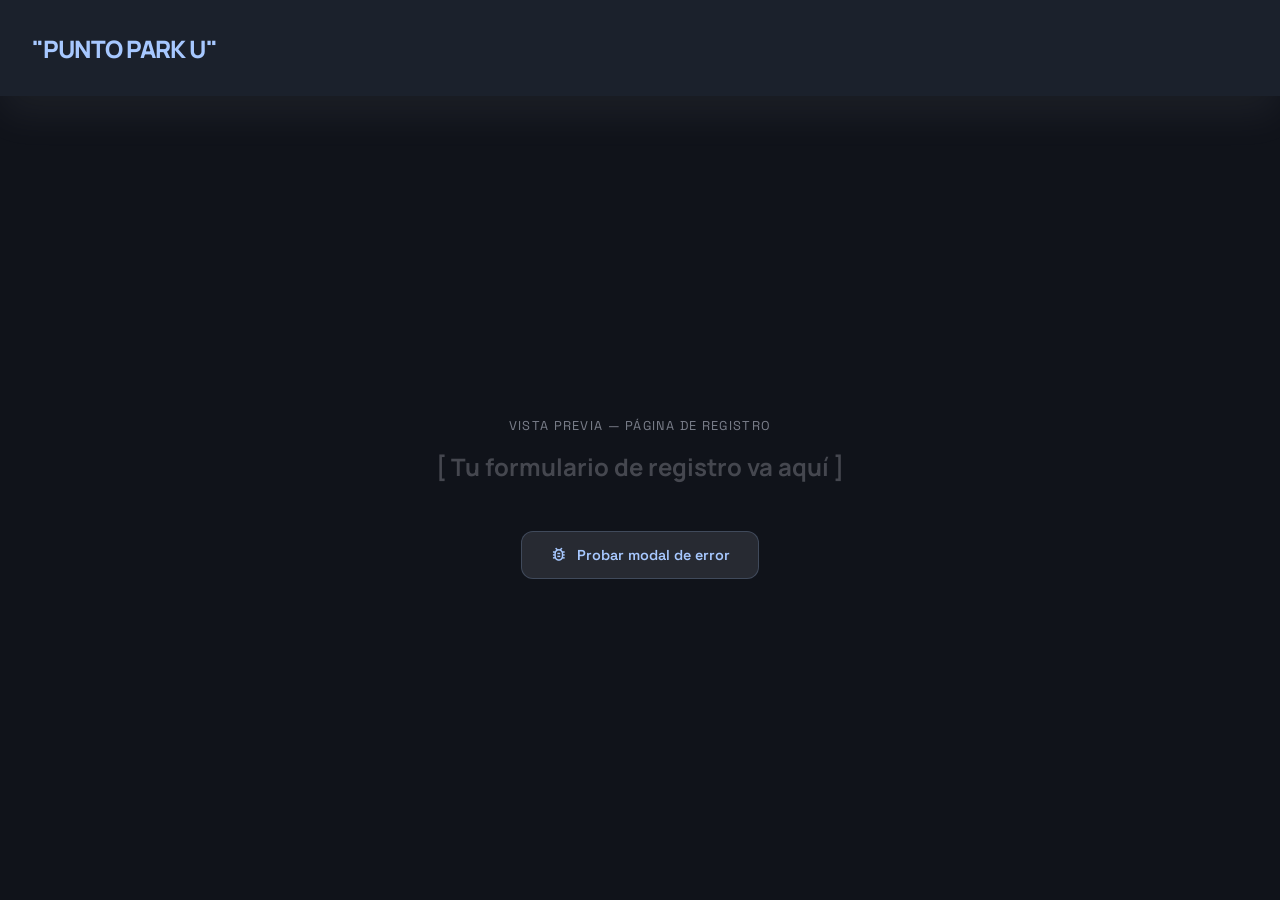
<file: Registro/Pantalla-error/Pantalla de Error.html>
<!DOCTYPE html>
<html lang="es" class="dark">
<head>
  <meta charset="UTF-8" />
  <meta name="viewport" content="width=device-width, initial-scale=1.0" />
  <!--Titulo de la ventana-->
  <title>&ldquo;Punto Park U&rdquo; - Error</title>
   <!-- Seguridad -->
    <meta http-equiv="X-Content-Type-Options" content="nosniff" />
    <!-- Descripción de la Página -->
    <meta
      name="description"
      content="Página de error personalizada para el proceso de registro en &ldquo;Punto Park U&rdquo;. Proporciona retroalimentación clara 
      y recomendaciones para resolver problemas comunes durante el registro." />
    <!-- Autor de la Página -->
    <meta name="author" content="Alexander Medina & Miguel Palacio" />
    <!-- Enlaces a Estilos CSS -->
  <link href="https://fonts.googleapis.com/css2?family=Manrope:wght@400;600;700;800&family=Space+Grotesk:wght@400;500;600;700&display=swap" rel="stylesheet" />
  <link href="https://fonts.googleapis.com/css2?family=Material+Symbols+Outlined:opsz,wght,FILL,GRAD@20..48,100..700,0..1,-50..200" rel="stylesheet" />
  <link rel="stylesheet" href="error.css" />
</head>
<body>

  <!-- NAV -->
  <nav class="nav">
    <div class="nav__inner">
      <span class="nav__brand">"PUNTO PARK U"</span>
    </div>
  </nav>

  <!-- DEMO: simula el fondo de la página de registro -->
  <div class="demo-area">
    <span class="demo-label">Vista previa — Página de Registro</span>
    <p class="demo-title">[ Tu formulario de registro va aquí ]</p>

    <!-- ⚠️ BOTÓN DE PRUEBA — eliminar cuando integres en el proyecto real -->
    <button class="btn-test" onclick="showErrorModal('El usuario ya existe. Por favor elige un nombre de usuario diferente.')">
      <span class="icon">bug_report</span>
      Probar modal de error
    </button>
  </div>

  <!-- MODAL DE ERROR -->
  <div class="modal-overlay" id="error-modal" role="dialog" aria-modal="true" aria-labelledby="modal-title">

    <div class="modal">

      <!-- Botón cerrar -->
      <button class="modal__close" onclick="closeErrorModal()" aria-label="Cerrar">
        <span class="icon">close</span>
      </button>

      <div class="modal__body">

        <!-- COLUMNA IZQUIERDA -->
        <div class="modal__left">

          <div class="icon-badge">
            <span class="icon">error</span>
            <div class="icon-badge__ring"></div>
          </div>

          <div>
            <h2 class="modal__heading" id="modal-title">¡Atención!</h2>
            <p class="modal__subtitle">
              Hemos detectado un problema con tu solicitud.
            </p>
          </div>

          <div class="error-card">
            <div class="error-card__header">
              <span class="icon">cancel</span>
              <h3 class="error-card__title">Error de Validación</h3>
            </div>
            <p class="error-card__message" id="modal-error-message">
              Ha ocurrido un error inesperado. Verifica tus datos e inténtalo de nuevo.
            </p>
          </div>

          <button class="btn-primary" onclick="goBackToRegister()">
            Registrarse de nuevo
            <span class="icon">arrow_forward</span>
          </button>

        </div>

        <!-- COLUMNA DERECHA -->
        <div class="modal__right">

          <div class="rec-card">
            <div class="rec-card__glow"></div>
            <div class="rec-card__header">
              <div class="rec-card__icon-wrap">
                <span class="icon">lightbulb</span>
              </div>
              <h3 class="rec-card__title">Recomendaciones</h3>
            </div>
            <ul class="rec-list">
              <li class="rec-item">
                <span class="icon">check_circle</span>
                <div>
                  <h4 class="rec-item__title">Verifica la longitud del usuario</h4>
                  <p class="rec-item__desc">El nombre de usuario debe tener entre 8 y 20 caracteres.</p>
                </div>
              </li>
              <li class="rec-item">
                <span class="icon">password</span>
                <div>
                  <h4 class="rec-item__title">Revisa tu contraseña</h4>
                  <p class="rec-item__desc">Debe contener al menos un número, una letra minúscula, mayúscula y caracter especial</p>
                </div>
              </li>
              <li class="rec-item">
                <span class="icon">spellcheck</span>
                <div>
                  <h4 class="rec-item__title">Sin caracteres especiales</h4>
                  <p class="rec-item__desc">Evita usar !@#$%^&amp;* en los campos restringidos.</p>
                </div>
              </li>
            </ul>
          </div>

          <div class="support-strip">
            <div class="support-strip__left">
              <span class="icon">support_agent</span>
              <span class="support-strip__text">¿Necesitas ayuda adicional?</span>
            </div>
            <a class="support-strip__link" href="#">Contactar Soporte</a>
          </div>

        </div>
      </div>
    </div>
  </div>
  <!-- FIN MODAL -->

  <script>
    /**
     * showErrorModal(mensaje)
     * ─────────────────────────────────────────
     * Llama esta función desde tu JS de validación.
     * Ejemplo: showErrorModal('El usuario ya existe.');
     *
     * Cuando integres la DB, solo reemplaza el
     * onclick del form por: showErrorModal(respuesta.error)
     */
    function showErrorModal(mensaje) {
      const msgEl = document.getElementById('modal-error-message');
      if (msgEl && mensaje) msgEl.textContent = mensaje;

      const overlay = document.getElementById('error-modal');
      overlay.classList.add('is-open');

      // Bloquea scroll del fondo
      document.body.style.overflow = 'hidden';
    }

    function closeErrorModal() {
      // Navegar de regreso al formulario de registro
      window.location.href = '../Registro.html';
    }

    function goBackToRegister() {
      window.location.href = '../Registro.html';
    }

    // Cerrar al hacer clic en el overlay (fuera del modal) → volver al registro
    document.getElementById('error-modal').addEventListener('click', function(e) {
      if (e.target === this) closeErrorModal();
    });

    // Cerrar con tecla Escape → volver al registro
    document.addEventListener('keydown', function(e) {
      if (e.key === 'Escape') closeErrorModal();
    });

    // Auto‑leer parámetro 'msg' de la URL al cargar la página
    document.addEventListener('DOMContentLoaded', function() {
      const params = new URLSearchParams(window.location.search);
      const msg = params.get('msg');
      if (msg) {
        showErrorModal(msg);
      }
    });
  </script>

</body>
</html>
</file>
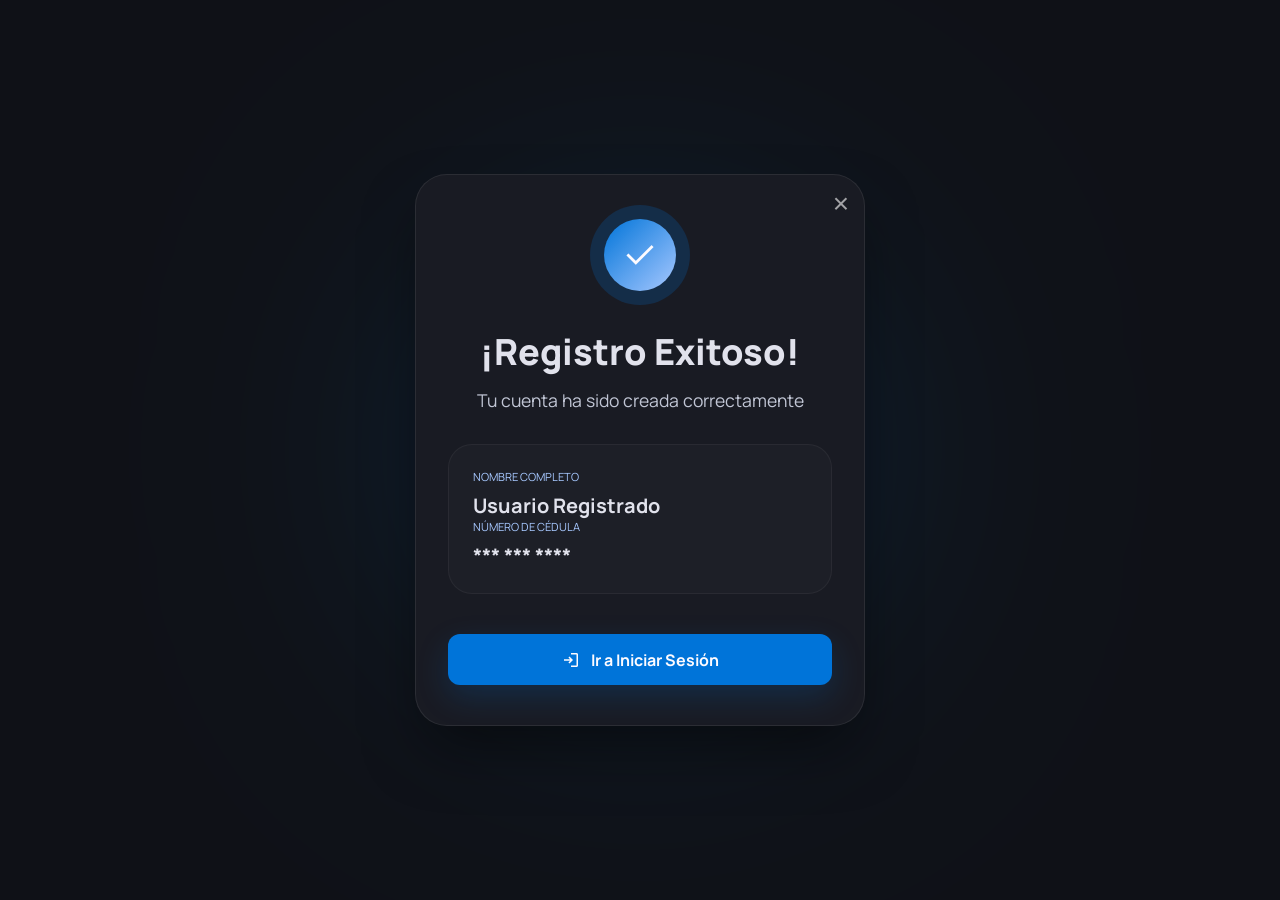
<file: Registro/Registro-exitoso/registro-exitoso.html>
<!DOCTYPE html>
<html lang="es">

<head>
  <meta charset="UTF-8" />
  <meta name="viewport" content="width=device-width, initial-scale=1.0" />
  <title>¡Registro Exitoso! - &ldquo;Punto Park U&rdquo;</title>
  <!--Descripción de la pagina-->
  <meta name="author" content="Alexander Medina & Miguel Palacio" />
  <meta name="description" content="Pantalla de registro exitoso de &ldquo;Punto Park U&rdquo;" />
   <!--Enlaces y Estilos-->
  <link rel="preconnect" href="https://fonts.googleapis.com" />
  <link rel="preconnect" href="https://fonts.gstatic.com" crossorigin />
  <link
    href="https://fonts.googleapis.com/css2?family=Manrope:wght@400;600;700;800&family=Space+Grotesk:wght@500;700&display=swap"
    rel="stylesheet" />
  <link
    href="https://fonts.googleapis.com/css2?family=Material+Symbols+Outlined:opsz,wght,FILL,GRAD@20..48,100..700,0..1,-50..200"
    rel="stylesheet" />
  <link rel="stylesheet" href="registro-exitoso.css">
</head>

<body>

  <div class="bg-glow"></div>

  <main>
    <div class="card">

    
    <!-- Botón de cerrar -> va al login -->
    <button class="close-btn" onclick="goToLogin()" aria-label="Cerrar">&times;</button>
    

      <!-- Icon -->
      <div class="icon-wrapper">
        <div class="icon-ring"></div>
        <div class="icon-circle">
          <span class="material-symbols-outlined">check</span>
        </div>
      </div>

      <!-- Typography -->
      <h1 class="title">¡Registro Exitoso!</h1>
      <p class="subtitle">Tu cuenta ha sido creada correctamente</p>

      <!-- Info -->
      <div class="info-box">
        <div>
          <span class="info-label">Nombre Completo</span>
          <p class="info-value" id="userName">Usuario Registrado</p>
        </div>
        <div class="divider"></div>
        <div>
          <span class="info-label">Número de Cédula</span>
          <p class="info-value mono" id="userId">*** *** ****</p>
        </div>
      </div>

      <!-- Boton para ir a iniciar sesion -->
      <button class="btn-login" onclick="goToLogin()">
        <span class="material-symbols-outlined">login</span>
        Ir a Iniciar Sesión
      </button>
    </div>
  </main>

  <div class="footer-bar"></div>

  <script>
    function goToLogin() {
      window.location.href = '../../Login/Login.html';
    }

    document.addEventListener("DOMContentLoaded", () => {
      const params = new URLSearchParams(window.location.search);
      const nombre = params.get("nombre");
      const cedula = params.get("cedula");

      if (nombre) document.getElementById("userName").textContent = nombre;
      if (cedula) document.getElementById("userId").textContent = cedula;
    });
  </script>

</body>

</html>
</file>
<file: Styles.css>
:root {
    color-scheme: dark; 
    --bg: #10131a;
    --surface: #10131a;
    --surface-low: #191b23;
    --surface-container: #1d1f27;
    --surface-high: #272a32;
    --surface-highest: #32353d;
    --surface-variant: #32353d;
    --primary: #a7c8ff;
    --primary-fixed: #d5e3ff;
    --primary-fixed-dim: #a7c8ff;
    --primary-container: #0074d9;
    --on-primary: #003060;
    --on-primary-container: #fdfbff;
    --secondary: #afc8f0;
    --secondary-container: #2f486a;
    --on-bg: #e1e2ec;
    --on-surface: #e1e2ec;
    --on-surface-var: #c1c6d5;
    --outline: #8b919e;
    --outline-var: #414753;
    --radius-sm: 0.25rem;
    --radius-md: 0.5rem;
    --radius-lg: 1.5rem;
    --radius-full: 9999px;
    --font-headline: "Manrope", sans-serif;
    --font-body: "Manrope", sans-serif;
    --font-label: "Space Grotesk", sans-serif;
    --shadow-brutal: 0 20px 40px rgba(0, 0, 0, 0.4);
    --glow-primary: 0 0 20px rgba(167, 200, 255, 0.3);
}

*,
*::before,
*::after {
    box-sizing: border-box;
    margin: 0;
    padding: 0;
}

html {
    scroll-behavior: smooth;
}

body {
    background: var(--bg);
    color: var(--on-bg);
    font-family: var(--font-body);
    line-height: 1.6;
    overflow-x: hidden;
}

::selection {
    background: var(--primary);
    color: var(--on-primary);
}

a {
    text-decoration: none;
    color: inherit;
}

button {
    cursor: pointer;
    font-family: var(--font-body);
    border: none;
}

img {
    display: block;
    max-width: 100%;
}

.container {
    max-width: 1440px;
    margin: 0 auto;
    padding: 0 2rem;
}

.material-symbols-outlined {
    font-variation-settings:
        "FILL" 0,
        "wght" 400,
        "GRAD" 0,
        "opsz" 24;
    display: inline-block;
    vertical-align: middle;
    line-height: 1;
}

.glass {
    background: rgba(255, 255, 255, 0.03);
    backdrop-filter: blur(10px);
    border: 1px solid rgba(255, 255, 255, 0.1);
}

.brutal-shadow {
    box-shadow: var(--shadow-brutal);
}

.neon-glow {
    box-shadow: var(--glow-primary);
}

/* ── ANIMACIONES ── */
@keyframes pulse-red {
    0% {
        transform: scale(0.95);
        box-shadow: 0 0 0 0 rgba(239, 68, 68, 0.7);
    }

    70% {
        transform: scale(1);
        box-shadow: 0 0 0 10px rgba(239, 68, 68, 0);
    }

    100% {
        transform: scale(0.95);
        box-shadow: 0 0 0 0 rgba(239, 68, 68, 0);
    }
}

@keyframes spin {
    from {
        transform: rotate(0deg);
    }

    to {
        transform: rotate(360deg);
    }
}

@keyframes driveToLeft {
    0% {
        right: -50px;
        opacity: 0;
    }

    5% {
        opacity: 1;
    }

    45% {
        right: calc(100% - 85px);
        opacity: 1;
    }

    50% {
        right: calc(100% - 55px);
        opacity: 0;
    }

    100% {
        right: -50px;
        opacity: 0;
    }
}

.live-pulse {
    animation: pulse-red 2s infinite;
}

.spin {
    animation: spin 3s linear infinite;
}

/* ── HEADER ── */
header {
    position: fixed;
    top: 0;
    width: 100%;
    z-index: 210;
}

nav.main-nav-bar {
    background: rgba(16, 19, 26, 0.95);
    backdrop-filter: blur(20px);
    border-bottom: 1px solid rgba(167, 200, 255, 0.1);
}

.nav-inner {
    display: flex;
    justify-content: center;
    align-items: center;
    padding: 0 2rem;
    height: 4rem;
    margin: 0 auto;
    gap: 1rem;
}

.desktop-nav {
    display: none; /* Ocultamos los links de desktop en pantallas pequeñas */
    gap: 1.25rem;
    align-items: center;
    justify-content: center;
}

.desktop-nav a {
    font-family: var(--font-label);
    font-size: 0.7rem;
    text-transform: uppercase;
    letter-spacing: 0.2em;
    color: var(--on-surface-var);
    transition: color 0.2s;
    white-space: nowrap;
}

.desktop-nav a:hover {
    color: var(--primary);
}

/* Botones login/admin — solo desktop */
.btn-nav-extra {
    display: flex;
    font-family: var(--font-label);
    font-size: 0.75rem;
    text-transform: uppercase;
    letter-spacing: 0.15em;
    font-weight: 700;
    padding: 0.45rem 1rem;
    border-radius: var(--radius-full);
    border: 1px solid rgba(167, 200, 255, 0.3);
    color: var(--primary);
    background: transparent;
    transition:
        background 0.2s,
        color 0.2s;
    white-space: nowrap;
}

.btn-nav-extra:hover {
    background: rgba(167, 200, 255, 0.12);
}


/* ── MENÚ HAMBURGUESA ANIMADO ── */
.menu-toggle {
    display: flex;
    position: relative;
    width: 100%;
    height: 4rem;
    background: var(--surface-high);
    border: 1px solid rgba(167, 200, 255, 0.25);
    border-radius: var(--radius-md);
    cursor: pointer;
    overflow: hidden;
    transition: box-shadow 0.3s ease, border-color 0.3s ease;
    flex-shrink: 0;
}

.menu-toggle:hover {
    box-shadow: 0 5px 15px rgba(167, 200, 255, 0.15);
    border-color: rgba(167, 200, 255, 0.5);
}

.menu-toggle::before {
    content: "";
    position: absolute;
    left: 8px;
    top: 50%;
    transform: translateY(-50%);
    width: 50px;
    height: 100%;
    background-image: url("Images/Garaje.png");
    background-size: contain;
    background-repeat: no-repeat;
    background-position: center;
    transition: opacity 0.3s ease;
}

.menu-toggle.active::before {
    display: none;
}

.menu-toggle.active::after {
    content: "✕ CERRAR";
    left: 50%;
    transform: translateX(-50%);
    top: 50%;
    margin-top: -0.6rem;
    font-size: 1.2rem;
    font-weight: 700;
    color: #ef4444;
    text-transform: uppercase;
    letter-spacing: 0.15em;
    white-space: nowrap;
    position: static; 
    display: flex;
    align-items: center;
    justify-content: center;
    width: 100%;
}

.menu-toggle.active .vehicle-animation {
    animation: none;
    opacity: 0;
}

.vehicle-animation {
    position: absolute;
    fill: var(--primary);
    opacity: 0;
    right: -50px;
    transform: scaleX(-1);
}

.vehicle-car {
    width: 32px;
    height: 32px;
    top: 12px;
    animation: driveToLeft 6s infinite ease-in-out;
}

.vehicle-moto {
    width: 28px;
    height: 28px;
    top: 50%;
    transform: translateY(-50%) scaleX(-1);
    animation: driveToLeft 6s infinite ease-in-out;
    animation-delay: 2s;
}

.vehicle-bike {
    width: 26px;
    height: 26px;
    bottom: 15px;
    animation: driveToLeft 6s infinite ease-in-out;
    animation-delay: 4s;
}

/* --- ANIMACIONES DE LA CARRETERA Y CARRILES --- */

/* Movimiento de las líneas */
@keyframes moveRoad {
  from { background-position: 0 50%; }
  to { background-position: -30px 50%; }
}

/* Rotación dinámica de carriles */
@keyframes laneSuperior {
  0%, 100% { transform: translateY(-100%) translateY(-4px) scaleX(-1); }
  33% { transform: translateY(-50%) scaleX(-1); }
  66% { transform: translateY(4px) scaleX(-1); }
}

@keyframes laneCentro {
  0%, 100% { transform: translateY(-50%) scaleX(-1); }
  33% { transform: translateY(4px) scaleX(-1); }
  66% { transform: translateY(-100%) translateY(-4px) scaleX(-1); }
}

@keyframes laneInferior {
  0%, 100% { transform: translateY(4px) scaleX(-1); }
  33% { transform: translateY(-100%) translateY(-4px) scaleX(-1); }
  66% { transform: translateY(-50%) scaleX(-1); }
}

/* --- ESTADO DEL BOTÓN --- */

#menuToggle {
  position: relative;
  overflow: hidden;
}

/* La carretera (Estado normal) */
#menuToggle::after {
  content: "";
  position: absolute;
  top: 50%;
  left: 50px; /* Espacio para el garaje */
  right: 0;
  height: 2px;
  background-image: linear-gradient(90deg, rgba(255, 255, 255, 0.3) 50%, transparent 50%);
  background-size: 30px 2px;
  background-repeat: repeat-x;
  transform: translateY(-50%);
  z-index: 1;
  animation: moveRoad 0.6s linear infinite;
  pointer-events: none;
}

/* Botón de Cierre (Estado activo) */
#menuToggle.active::after {
  content: "✕ CERRAR";
  position: absolute;
  top: 0;
  left: 0;
  right: 0;
  bottom: 0;
  background: none;
  animation: none;
  transform: none;
  display: flex;
  align-items: center;
  justify-content: center;
  font-size: 1.2rem;
  font-weight: 700;
  color: #ef4444;
  text-transform: uppercase;
  letter-spacing: 0.15em;
  white-space: nowrap;
  margin: 0;
  height: auto;
}

/* Ocultar vehículos al abrir el menú */
#menuToggle.active .vehicle-animation {
  display: none !important;
}

/* --- CONFIGURACIÓN DE LOS VEHÍCULOS --- */

.vehicle-animation {
  position: absolute;
  top: 50% !important;
  z-index: 2 !important;
}

/* Moto: Sale al seg 0 */
.vehicle-moto {
  animation: driveToLeft 6s infinite ease-in-out, laneSuperior 18s infinite steps(1) !important;
  animation-delay: 0s, 0s !important;
}

/* Coche: Sale al seg 2 */
.vehicle-car {
  animation: driveToLeft 6s infinite ease-in-out, laneInferior 18s infinite steps(1) !important;
  animation-delay: 2s, 2s !important;
}

/* Bici: Sale al seg 4 */
.vehicle-bike {
  animation: driveToLeft 6s infinite ease-in-out, laneCentro 18s infinite steps(1) !important;
  animation-delay: 4s, 4s !important;
}

/* ── MOBILE OVERLAY ── */
#mobile-overlay {
    position: fixed;
    overflow: hidden;
    inset: 0;
    z-index: 200; 
    background: var(--bg);
    display: flex;
    flex-direction: column;
    padding: 3rem;
    padding-top: 5rem;
    transform: translateY(-100%);
    transition: transform 0.5s cubic-bezier(0.77, 0, 0.175, 1);
}

#mobile-overlay.active {
    transform: translateY(0);
}

.mobile-nav-links {
    display: flex;
    flex-direction: column;
    gap: 1.25rem;
}

.mobile-link {
    font-size: 1.75rem;
    font-weight: 900;
    font-style: italic;
    text-transform: uppercase;
    letter-spacing: -0.05em;
    color: var(--on-bg);
    transition: color 0.2s;
}

.mobile-link:hover,
.mobile-link.accent {
    color: var(--primary);
}

.mobile-footer {
    margin-top: auto;
    padding-top: 2rem;
    border-top: 5px solid rgba(65, 71, 83, 0.3);
}

.mobile-footer .city {
    font-family: var(--font-label);
    font-size: 0.875rem;
    text-transform: uppercase;
    letter-spacing: 0.3em;
    color: var(--primary);
    margin-bottom: 0.5rem;
}

.mobile-footer .address {
    color: var(--on-surface-var);
}

/* ── MAIN ── */
main {
    padding-top: 3rem;
}

/* ── HERO ── */
.hero {
    position: relative;
    min-height: 100svh; /* móvil: ocupa la pantalla exacta */
    display: flex;
    align-items: center;
    overflow: hidden;
    flex-direction: row-reverse;
    gap: 0;
}

.hero-bg {
    position: relative;
    inset: 0;
    z-index: 0;
    border: none; margin-left: -1px;
    flex: 2;
}

.hero-bg img {
    width: 100%;
    height: 100%;
    object-fit: cover;
}

.hero-overlay {
    position: absolute;
    inset: 0;
    background: linear-gradient(to right,
            var(--bg) 0%,
            rgba(16, 19, 26, 0.6) 10%,
            transparent 60%);
}

#hero .container {
    flex: 1;
    min-width: 0; /* Esto es vital para que el título no empuje la imagen */
    display: block; /* Asegura que se comporte como bloque por dentro */
}

.hero-content {
    position: relative;
    z-index: 10;
    max-width: 64rem;
}

.hero h1 {
    font-size: clamp(3rem, 7vw, 6rem);
    font-weight: 900;
    color: var(--primary);
    letter-spacing: -0.05em;
    line-height: 1;
    margin-bottom: 1.5rem;
    font-family: var(--font-headline);
}

.hero-subtitle {
    font-size: clamp(1.25rem, 3vw, 2rem);
    font-weight: 600;
    color: var(--on-bg);
    opacity: 0.85;
}

/* ── SECCIÓN DIVISORES ── */
section {
    position: relative;
}

section::after {
    content: "";
    position: absolute;
    bottom: 0;
    left: 50%;
    transform: translateX(-50%);
    width: 90%;
    max-width: 1200px;
    height: 10px;
    background: linear-gradient(to right,
            transparent 0%,
            rgba(255, 255, 255, 0.15) 25%,
            rgba(255, 255, 255, 0.15) 75%,
            transparent 100%);
    pointer-events: none;
}

/* Excluir algunas secciones del divisor */
.hero::after,
footer::after {
    display: none;
}

/* ── WHY ── */
.why {
    padding: 3.5rem 0;
    background: var(--surface);
}

.why-grid {
    display: grid;
    grid-template-columns: 1fr;
    gap: 2rem;
}

.why-card {
    background: var(--surface-high);
    padding: 2.5rem;
    border-radius: var(--radius-lg);
    border-top: 4px solid var(--primary);
    transition: transform 0.25s;
}

.why-card:hover {
    transform: translateY(-0.5rem);
}

.why-card .icon {
    font-size: 3rem;
    color: var(--primary);
    margin-bottom: 1.5rem;
}

.why-card h3 {
    font-size: 1.5rem;
    font-weight: 900;
    margin-bottom: 1rem;
}

.why-card p {
    color: var(--on-surface-var);
}

/* ── RATES ── */
.rates {
    padding: 3.5rem 0;
    background: var(--surface-low);
}

.rates-header {
    display: flex;
    flex-direction: column;
    gap: 1.5rem;
    margin-bottom: 4rem;
}

.rates-header h2 {
    font-size: clamp(2.5rem, 6vw, 3.75rem);
    font-weight: 900;
    letter-spacing: -0.05em;
}

.rates-header p {
    color: var(--on-surface-var);
    font-size: 1.25rem;
    max-width: 36rem;
}

.rates-grid {
    display: grid;
    grid-template-columns: 1fr;
    gap: 2rem;
}

.rate-card {
    background: var(--surface);
    padding: 2rem;
    border-radius: var(--radius-lg);
    box-shadow: var(--shadow-brutal);
    border-bottom: 8px solid var(--primary-container);
    display: flex;
    flex-direction: column;
}

.rate-card-img {
    height: 12rem; 
     margin-bottom: 2rem;
    background: var(--surface-highest);
    border-radius: var(--radius-md);
    overflow: hidden;
}

.rate-card-img img {
    width: 100%;
    height: 100%;
}

.rate-type {
    font-family: var(--font-label);
    color: var(--primary);
    text-transform: uppercase;
    letter-spacing: 0.3em;
    font-size: 0.875rem;
    margin-bottom: 0.5rem;
}

.rate-price {
    font-size: 2.25rem;
    font-weight: 900;
    margin-bottom: 1.5rem;
}

.rate-price span {
    font-size: 1rem;
    font-weight: 400;
    color: var(--on-surface-var);
}

.rate-features {
    list-style: none;
    display: flex;
    flex-direction: column;
    gap: 1rem;
    color: var(--on-surface-var);
    margin-bottom: 2rem;
    flex: 1;
}

.rate-features li {
    display: flex;
    align-items: center;
    gap: 0.5rem;
}

.rate-features .material-symbols-outlined {
    color: var(--primary);
    font-size: 1rem;
}



/* ── ABOUT ── */
.about {
    padding: 3.5rem 0;
}

.about-grid {
    display: grid;
    grid-template-columns: 1fr;
    gap: 5rem;
    align-items: center;
}

.about h2 {
    font-size: clamp(2rem, 5vw, 3.75rem);
    font-weight: 900;
    letter-spacing: -0.05em;
    margin-bottom: 2rem;
    line-height: 1.1;
}

.about h2 .sub {
    color: var(--primary);
    font-size: clamp(0.875rem, 2vw, 1.5rem);
    font-weight: 700;
    text-transform: uppercase;
    letter-spacing: 0.3em;
    display: block;
    margin-top: 0.5rem;
}

.about p {
    font-size: 1.25rem;
    color: var(--on-surface-var);
    line-height: 1.8;
    margin-bottom: 3rem;
}

.about-stat {
    border: 2px solid var(--primary);
    padding: 2rem;
    border-radius: var(--radius-lg);
    background: rgba(167, 200, 255, 0.05);
}

.about-stat .label {
    font-family: var(--font-label);
    color: var(--primary);
    text-transform: uppercase;
    font-size: 0.875rem;
    display: block;
    margin-bottom: 0.5rem;
}

.about-stat .value {
    font-size: 1.5rem;
    font-weight: 900;
}

.about-stat .value-sub {
    font-size: 1.25rem;
    font-weight: 700;
    color: var(--on-surface-var);
}

.about-img-wrap {
    position: relative;
}

.about-img-glow {
    position: absolute;
    inset: -1rem;
    background: rgba(167, 200, 255, 0.2);
    border-radius: var(--radius-lg);
    filter: blur(2rem);
    transition: background 0.3s;
}

.about-img-wrap:hover .about-img-glow {
    background: rgba(167, 200, 255, 0.3);
}

.about-img-wrap img {
    position: relative;
    border-radius: var(--radius-lg);
    width: 100%;
    height: 31.25rem;
    object-fit: cover;
    box-shadow: var(--shadow-brutal);
}

/* ── AVAILABILITY ── */
.availability {
    padding: 3.5rem 0;
    background: var(--surface-low);
    border-top: 1px solid rgba(65, 71, 83, 0.1);
    border-bottom: 1px solid rgba(65, 71, 83, 0.1);
    overflow: hidden;
    position: relative;
}

.availability::before {
    content: "";
    position: absolute;
    inset: 0;
    background: radial-gradient(circle at top right,
            rgba(167, 200, 255, 0.04) 0%,
            transparent 40%);
    pointer-events: none;
}

.avail-grid {
    display: flex;
    flex-wrap: wrap;
    justify-content: center; /* Esto es lo que centra el tercer contenedor */
    gap: 2rem;
    width: 100%;
}

section#availability .avail-grid > div {
    /* El 320px es el ancho mínimo. 
       El 1fr permite que crezcan un poco. */
    flex: 1 1 320px; /* El max-width evita que se vean demasiado grandes en pantallas medianas */
    max-width: 380px; 
}

.avail-header {
    display: flex;
    flex-direction: column;
    gap: 1rem;
    margin-bottom: 4rem;
}

.avail-title-row {
    display: flex;
    align-items: flex-start;
    gap: 1.5rem;
    flex-wrap: wrap;
}

.avail-title {
    font-size: clamp(2rem, 5vw, 3.75rem);
    font-weight: 900;
    letter-spacing: -0.05em;
    font-style: italic;
    text-transform: uppercase;
    line-height: 1;
}

.avail-title .accent {
    color: var(--primary);
}

.live-badge {
    display: flex;
    align-items: center;
    gap: 0.75rem;
    background: rgba(239, 68, 68, 0.1);
    border: 1px solid rgba(239, 68, 68, 0.3);
    padding: 0.5rem 1rem;
    border-radius: var(--radius-full);
    align-self: flex-start;
    margin-top: 0.5rem;
}

.live-dot {
    width: 0.75rem;
    height: 0.75rem;
    background: #ef4444;
    border-radius: 50%;
}

.live-badge span {
    color: #ef4444;
    font-weight: 900;
    font-size: 0.875rem;
    letter-spacing: 0.3em;
    text-transform: uppercase;
}

.avail-sync {
    text-align: right;
}

.sync-row {
    display: flex;
    align-items: center;
    justify-content: flex-end;
    gap: 0.5rem;
    color: rgba(167, 200, 255, 0.6);
    margin-bottom: 0.25rem;
}

.sync-row .material-symbols-outlined {
    font-size: 0.875rem;
}

.sync-label {
    font-size: 0.625rem;
    font-weight: 900;
    text-transform: uppercase;
    letter-spacing: 0.2em;
}

.sync-time {
    color: var(--on-surface-var);
    font-family: var(--font-label);
    font-size: 0.875rem;
}

.avail-grid {
    display: grid;
    grid-template-columns: 1fr;
    gap: 2rem;
}

.avail-card {
    display: flex;
    flex-direction: column;
    align-items: center;
    padding: 2.5rem;
    border-radius: 1.5rem;
    border-bottom: 4px solid rgba(167, 200, 255, 0.3);
    transition: border-color 0.5s;
}

.avail-card:hover {
    border-color: var(--primary);
}

.gauge-wrap {
    position: relative;
    width: 12rem;
    height: 12rem;
    margin-bottom: 2rem;
}

.gauge-wrap svg {
    width: 100%;
    height: 100%;
    transform: rotate(-90deg);
}

.circle-bg {
    fill: none;
    stroke: rgba(255, 255, 255, 0.1);
    stroke-width: 3;
}

.circle-progress {
    fill: none;
    stroke: var(--primary);
    stroke-width: 3;
    stroke-linecap: round;
    transition: stroke-dasharray 0.3s ease;
}

.gauge-inner {
    position: absolute;
    inset: 0;
    display: flex;
    flex-direction: column;
    align-items: center;
    justify-content: center;
}

.gauge-inner .material-symbols-outlined {
    font-size: 2.5rem;
    color: var(--primary);
    margin-bottom: 0.25rem;
}

.gauge-count {
    font-size: 2.25rem;
    font-weight: 900;
}

.gauge-total {
    font-size: 1rem;
    color: rgba(255, 255, 255, 0.25);
}

.avail-card h3 {
    font-size: 1.5rem;
    font-weight: 900;
    text-transform: uppercase;
    font-style: italic;
    letter-spacing: -0.05em;
    margin-bottom: 0.5rem;
}

.avail-card p {
    font-family: var(--font-label);
    text-transform: uppercase;
    font-size: 0.75rem;
    letter-spacing: 0.3em;
    color: var(--on-surface-var);
}

.btn-avail:hover {
    background: rgba(167, 200, 255, 0.2);
}

.btn-avail .material-symbols-outlined {
    transition: transform 0.2s;
}

.btn-avail:hover .material-symbols-outlined {
    transform: translateX(4px);
}

/* ── MISSION ── */
.mission {
    padding: 3.5rem 0;
    background: var(--surface-container);
}

.mission-grid {
    display: grid;
    grid-template-columns: 1fr;
    gap: 3rem;
}

.mission-card {
    background: var(--surface-high);
    padding: 3rem;
    border-radius: var(--radius-lg);
    border-top: 8px solid var(--primary);
    box-shadow: 0 1.5rem 3rem rgba(0, 0, 0, 0.4);
    transition: transform 0.3s;
}

.mission-card:hover {
    transform: translateY(-1rem);
}

.mission-card .material-symbols-outlined {
    font-size: 3.75rem;
    color: var(--primary);
    margin-bottom: 2rem;
}

.mission-card h3 {
    font-size: 2.25rem;
    font-weight: 900;
    margin-bottom: 1.5rem;
}

.mission-card p {
    font-size: 1.25rem;
    color: var(--on-surface-var);
    line-height: 1.8;
}

/* ── FLUX AI ── */
.flux {
    padding: 6rem 1.5rem;
    overflow: hidden;
}

.flux-grid {
    max-width: 80rem;
    margin: 0 auto;
    display: grid;
    grid-template-columns: 1fr;
    gap: 5rem;
    align-items: center;
}

.flux-img-wrap {
    order: 2;
    position: relative;
}

.flux-img-glow {
    position: absolute;
    inset: -5rem;
    background: rgba(167, 200, 255, 0.2);
    filter: blur(7.5rem);
    border-radius: 50%;
    pointer-events: none;
}

.flux-img-inner {
    position: relative;
    padding: 0.5rem;
    border-radius: 1.5rem;
    overflow: hidden;
}

.flux-img-inner img {
    width: 100%;
    border-radius: 1rem;
}

.flux-badge {
    position: absolute;
    bottom: -2.5rem;
    right: -2.5rem;
    padding: 1.5rem;
    border-radius: 1.5rem;
    border: 1px solid rgba(167, 200, 255, 0.3);
    display: none;
}

.flux-badge-inner {
    display: flex;
    align-items: center;
    gap: 1.25rem;
}

.flux-badge-icon {
    width: 3.5rem;
    height: 3.5rem;
    border-radius: 1rem;
    background: var(--primary);
    color: var(--surface);
    display: flex;
    align-items: center;
    justify-content: center;
    box-shadow: var(--glow-primary);
}

.flux-badge-label {
    font-size: 0.625rem;
    font-weight: 900;
    text-transform: uppercase;
    letter-spacing: 0.2em;
    color: rgba(255, 255, 255, 0.4);
    margin-bottom: 0.25rem;
}

.flux-badge-value {
    font-size: 1.875rem;
    font-weight: 900;
    font-style: italic;
}

.flux-content {
    order: 1;
}

.flux-content h2 {
    font-size: clamp(2rem, 5vw, 3rem);
    font-weight: 900;
    font-style: italic;
    text-transform: uppercase;
    letter-spacing: -0.05em;
    line-height: 1;
    margin-bottom: 1rem;
}

.flux-content h2 .accent {
    color: var(--primary);
}

.flux-content .sub {
    color: rgba(255, 255, 255, 0.5);
    font-size: 1.125rem;
    font-weight: 300;
    margin-bottom: 3rem;
}

.flux-steps {
    display: flex;
    flex-direction: column;
    gap: 2.5rem;
}

.flux-step {
    display: flex;
    gap: 2rem;
}

.flux-step-num {
    flex-shrink: 0;
    width: 3rem;
    height: 3rem;
    border-radius: 1rem;
    border: 2px solid rgba(167, 200, 255, 0.3);
    display: flex;
    align-items: center;
    justify-content: center;
    color: var(--primary);
    font-weight: 900;
    font-style: italic;
    font-size: 1.25rem;
    transition:
        background 0.2s,
        color 0.2s;
}

.flux-step:hover .flux-step-num {
    background: var(--primary);
    color: var(--surface);
}

.flux-step h4 {
    font-size: 1.25rem;
    font-weight: 900;
    font-style: italic;
    text-transform: uppercase;
    margin-bottom: 0.5rem;
}

.flux-step p {
    color: rgba(255, 255, 255, 0.6);
    font-weight: 300;
    line-height: 1.7;
}

/* ── LOCATION ── */
.location {
    padding: 3.5rem 0;
    background: var(--bg);
    overflow: hidden;
    position: relative;
}

.location::before {
    content: "";
    position: absolute;
    inset: 0;
    opacity: 0.2;
    background: radial-gradient(circle at 50% 50%,
            rgba(167, 200, 255, 0.13) 0%,
            transparent 50%);
    pointer-events: none;
}

.location-title {
    text-align: center;
    margin-bottom: 4rem;
}

.location-title h2 {
    font-size: clamp(2.5rem, 8vw, 5rem);
    font-weight: 900;
    letter-spacing: -0.05em;
    font-style: italic;
    text-transform: uppercase;
    line-height: 1;
    margin-bottom: 1rem;
}

.location-title h2 .accent {
    color: var(--primary);
}

.location-title p {
    color: var(--on-surface-var);
    font-size: 1.25rem;
    max-width: 40rem;
    margin: 0 auto;
}

.location-grid {
    display: grid;
    grid-template-columns: 1fr;
    gap: 3rem;
    align-items: center;
}

.location-info {
    order: 2;
}

.location-card {
    padding: 2.5rem;
    border-radius: 1.5rem;
    border-left: 8px solid var(--primary);
    box-shadow: var(--shadow-brutal);
}

.location-card-header {
    display: flex;
    align-items: flex-start;
    gap: 1.5rem;
    margin-bottom: 2rem;
}

.location-icon {
    width: 4rem;
    height: 4rem;
    border-radius: 1rem;
    background: var(--primary-container);
    color: var(--on-primary-container);
    display: flex;
    align-items: center;
    justify-content: center;
    flex-shrink: 0;
}

.location-icon .material-symbols-outlined {
    font-size: 1.875rem;
}

.location-card h3 {
    font-size: 1.875rem;
    font-weight: 900;
    text-transform: uppercase;
    font-style: italic;
}

.location-card .address {
    color: var(--primary);
    font-size: 1.25rem;
    font-weight: 700;
}

.location-details {
    display: flex;
    flex-direction: column;
    gap: 1.5rem;
    margin-bottom: 2.5rem;
}

.location-detail {
    display: flex;
    align-items: center;
    gap: 1rem;
    color: var(--on-surface-var);
    font-size: 1.125rem;
}

.location-detail .material-symbols-outlined {
    color: var(--primary);
}

.btn-directions {
    width: 100%;
    margin-top: 2.5rem;
    background: var(--primary);
    color: var(--on-primary);
    height: 4rem;
    border-radius: var(--radius-lg);
    font-weight: 900;
    font-style: italic;
    text-transform: uppercase;
    letter-spacing: 0.3em;
    display: flex;
    align-items: center;
    justify-content: center;
    gap: 0.75rem;
    transition: transform 0.2s;
}

.btn-directions:hover {
    transform: scale(1.02);
}

.map-wrap {
    order: 1;
    position: relative;
    border-radius: 1.5rem;
    overflow: hidden;
    aspect-ratio: 1;
    box-shadow: var(--shadow-brutal);
    background: radial-gradient(circle at center, #1e2530 0%, #10131a 100%);
}

.map-wrap img {
    width: 100%;
    height: 100%;
    object-fit: cover;
    border-radius: 1.5rem;
}

.map-wrap::after {
    content: "";
    position: absolute;
    inset: 0;
    box-shadow: inset 0 0 100px rgba(0, 0, 0, 0.8);
    pointer-events: none;
}

/* ── FOOTER ── */
footer {
    background: var(--bg);
    border-top: 1px solid rgba(65, 71, 83, 0.2);
    padding: 4rem 0 0;
}

.footer-content {
    max-width: 1440px;
    margin: 0 auto;
    padding: 0 2rem;
    display: grid;
    grid-template-columns: 1fr;
    gap: 2.5rem;
    margin-bottom: 2.5rem;
}

.footer-section h3 {
    font-size: 1rem;
    font-family: var(--font-label);
    text-transform: uppercase;
    letter-spacing: 0.3em;
    color: var(--primary);
    margin-bottom: 1.25rem;
}

.footer-brand-name {
    font-size: 1.25rem;
    font-weight: 900;
    color: var(--on-bg);
    font-family: var(--font-headline);
    margin-bottom: 0.5rem;
}

.footer-section p,
.footer-section a {
    color: rgba(225, 226, 236, 0.6);
    font-size: 0.9rem;
    line-height: 1.8;
    display: block;
}

.footer-section a {
    transition: color 0.2s;
}

.footer-section a:hover {
    color: var(--primary);
}

.footer-logo-img {
    width: 180px;
    margin-bottom: 1rem;
}

.footer-copyright {
    max-width: 1440px;
    margin: 0 auto;
    padding: 1.5rem 2rem;
    border-top: 1px solid rgba(65, 71, 83, 0.2);
    display: flex;
    flex-wrap: wrap;
    justify-content: center;
    align-items: center;
    gap: 1rem;
}

.footer-copyright p {
    font-family: var(--font-label);
    font-size: 0.7rem;
    text-transform: uppercase;
    letter-spacing: 0.3em;
    color: rgba(225, 226, 236, 0.4);
}

/* ── FLOTANTES ── */
.whatsapp-float {
    position: fixed;
    bottom: 8rem;
    right: 1.875rem;
    width: 3.75rem;
    height: 3.75rem;
    background: #25d366;
    border-radius: var(--radius-lg);
    display: flex;
    align-items: center;
    justify-content: center;
    box-shadow: 0 5px 15px rgba(37, 211, 102, 0.5);
    transition: all 0.3s ease;
    z-index: 99;
    text-decoration: none;
}

.whatsapp-float:hover {
    transform: scale(1.1);
}

.whatsapp-float svg {
    width: 2rem;
    height: 2rem;
    fill: white;
}

.scroll-top {
    position: fixed;
    bottom: 4rem;
    right: 1.875rem;
    width: 3.75rem;
    height: 3.75rem;
    background: linear-gradient(135deg,
            var(--primary-container) 0%,
            rgba(167, 200, 255, 0.5) 100%);
    border-radius: var(--radius-lg);
    display: flex;
    align-items: center;
    justify-content: center;
    box-shadow: 0 5px 15px rgba(167, 200, 255, 0.3);
    cursor: pointer;
    transition: all 0.3s;
    z-index: 99;
    opacity: 0;
    visibility: hidden;
    pointer-events: none;
    border: none;
}

.scroll-top.show {
    opacity: 1;
    visibility: visible;
    pointer-events: all;
}

.scroll-top:hover {
    transform: translateY(-5px);
}

.scroll-top-icon {
    display: flex;
    flex-direction: column;
    align-items: center;
    justify-content: center;
    color: white;
}

.scroll-top-icon svg {
    width: 1.5rem;
    height: 1.5rem;
    fill: white;
}

.scroll-top-icon span {
    font-size: 0.875rem;
    font-weight: 900;
    line-height: 1;
}

/******************************** ── RESPONSIVE  ── *************************************/

@media (prefers-reduced-motion: reduce) {
    .vehicle-animation { animation: none; opacity: 0; }
}

/* Cubre móviles pequeños, Pro Max, Surface Duo y plegables */
@media (max-width: 767px) {
    section#hero {
        display: flex;
        flex-direction: column;
        height: auto;
        padding: 30px 5px;
        min-height: 60vh;
        text-align: center;
        align-items: center;
    }

    section#hero .container {
        order: 1;
        width: 100%;
        margin-bottom: 10px;
    }

    section#hero .hero-content h1 {
  font-size: clamp(2rem, 8vw, 3.5rem); /* Se ajusta solo según el ancho de pantalla */
  line-height: 1.1;
  word-break: normal;
  overflow-wrap: break-word;
  text-align: center;
}

    section#hero .hero-bg {
        order: 2;
        position: relative;
        width: 100%;
        display: flex;
        justify-content: center;
        height: auto;
    
    }

    section#hero .hero-bg img {
        width: 90%;
        max-width: 450px; /* Un poco más grande para estas pantallas */
        height: auto;
    }

    .rate-card-img {
        height: 15rem; 
    }
}

/* ── RESPONSIVE 768px+ ── */
@media (min-width: 768px)  {
    section#hero {
        min-height: 0vh;
        padding-top: 40px; /* O incluso auto si el contenido es mucho */
    }

    .why-grid {
        grid-template-columns: repeat(2, 1fr);
    }

    .rates-header {
        flex-direction: row;
        justify-content: space-between;
        align-items: flex-end;
    }

    .rates-grid {
        grid-template-columns: repeat(2, 1fr);
    }

    .avail-grid {
        grid-template-columns: repeat(3, 1fr);
    }

    .avail-header {
        flex-direction: row;
        justify-content: space-between;
        align-items: center;
    }

    .avail-title-row {
        flex-wrap: nowrap;
    }

    .mission-grid {
        grid-template-columns: repeat(2, 1fr);
    }

    .footer-content {
        grid-template-columns: repeat(2, 1fr);
    }

    .btn-reserve .label-mobile {
        display: none;
    }

    .btn-reserve .label-desktop {
        display: inline;
    }

    .whatsapp-float {
        bottom: 9rem;
    }

    .scroll-top {
        bottom: 4.5rem;
    }
}

/* ── RESPONSIVE 1024px+ ── */
@media (min-width: 1024px) {
  .hero {
        min-height: max(921px, 100svh); /* en desktop sí aplica */
    }

  .nav-inner {
        max-width: 100%;
        padding-left: 10px;
        padding-right: 10px;
        display: flex;
        justify-content: center;
    }

    /* 2. Configuramos el menú para que use todo el ancho disponible */
    .desktop-nav {
        display: flex;
        justify-content: center;
        align-items: center;
        gap: 14px; /* Espacio equilibrado entre links */
        flex-wrap: nowrap;
        width: 100%;
    }

    /* 3. Reducimos el tamaño de letra y el margen de los enlaces */
    .desktop-nav a {
        
        padding: 0 2px;
        white-space: nowrap;
    }
    
    /* 4. Ajustamos específicamente los botones de acción */
    .desktop-nav .btn-nav-extra {
        padding: 10px 12px; /* Botones más compactos */
        font-size: clamp(0.6rem, 0.7vw, 0.75rem);
        min-width: fit-content;
    }

    .mobile-nav-links {
        display: none; /* Matamos COMPLETAMENTE el menú de móvil en PC */
    }
  .menu-toggle  { display: none; }
  .why-grid      { grid-template-columns: repeat(4, 1fr); }
  .rates-grid    { grid-template-columns: repeat(4, 1fr); }
  .about-grid    { grid-template-columns: repeat(2, 1fr); }
  .flux-grid     { grid-template-columns: repeat(2, 1fr); }
  .flux-img-wrap { order: 1; }
  .flux-content  { order: 2; }
  .flux-badge    { display: block; }
  .location-grid { grid-template-columns: 5fr 7fr; }
  .location-info { order: 1; }
  .map-wrap      { order: 2; }
}  

@media (max-width: 480px) {
    .container {
        padding: 0 1rem;
    }
    .why-card,
    .rate-card,
    .mission-card {
        padding: 1.5rem;
    }
}
</file>
<file: Administrador/Admi.css>
:root {
      --color-primary: #a7c8ff;
      --color-primary-container: #0074d9;
      --color-on-primary-container: #fdfbff;
      --color-background: #10131a;
      --color-surface: #10131a;
      --color-surface-container: #1d1f27;
      --color-surface-container-low: #191b23;
      --color-surface-container-high: #272a32;
      --color-surface-container-highest: #32353d;
      --color-on-surface: #e1e2ec;
      --color-on-surface-variant: #c1c6d5;
      --color-outline: #8b919e;
      --color-outline-variant: #414753;
      --color-error: #ffb4ab;
      --font-headline: 'Manrope', sans-serif;
      --font-label: 'Space Grotesk', sans-serif;
      --radius-xl: 1.5rem;
      --radius-lg: 0.5rem;
    }

    /* ===== RESET & BASE ===== */
    *, *::before, *::after { box-sizing: border-box; margin: 0; padding: 0; }

    body {
      background-color: var(--color-background);
      color: var(--color-on-surface);
      font-family: var(--font-headline);
      min-height: 100vh;
      display: flex;
      flex-direction: column;
      overflow-x: hidden;
    }

    /* ===== MAIN GRID ===== */
    main {
      flex: 1;
      display: grid;
      grid-template-columns: 1fr 1fr;
      min-height: 100vh;
    }

    /* ===== LEFT COLUMN ===== */
    .col-form {
      display: flex;
      flex-direction: column;
      justify-content: center;
      align-items: center;
      padding: 3rem 4rem;
      background-color: var(--color-surface);
    }

    .form-inner {
      width: 100%;
      max-width: 28rem;
      display: flex;
      flex-direction: column;
      gap: 2rem;
    }

    /* Brand */
    .brand h2 {
      color: var(--color-primary-container);
      font-family: var(--font-headline);
      font-weight: 900;
      font-size: 1.875rem;
      letter-spacing: -0.05em;
      text-transform: uppercase;
    }
    .brand p {
      font-family: var(--font-label);
      font-size: 0.75rem;
      letter-spacing: 0.15em;
      color: var(--color-outline);
      text-transform: uppercase;
      margin-top: 0.25rem;
    }

    /* Header */
    .form-header h1 {
      font-size: 2.5rem;
      font-weight: 800;
      letter-spacing: -0.03em;
      color: var(--color-on-surface);
      line-height: 1.1;
    }

    /* Form fields */
    .field {
      display: flex;
      flex-direction: column;
      gap: 0.5rem;
    }
    .field label {
      font-family: var(--font-label);
      font-size: 0.75rem;
      letter-spacing: 0.1em;
      text-transform: uppercase;
      color: var(--color-on-surface-variant);
    }
    .field input {
      width: 100%;
      height: 4rem;
      padding: 0 1.5rem;
      background-color: var(--color-surface-container-highest);
      border: none;
      border-radius: var(--radius-xl);
      color: var(--color-on-surface);
      font-family: var(--font-headline);
      font-size: 1rem;
      outline: none;
      transition: box-shadow 0.3s;
    }
    .field input::placeholder { color: rgba(139,145,158,0.5); }
    .field input:focus { box-shadow: 0 0 0 2px var(--color-primary); }

    .form-fields { display: flex; flex-direction: column; gap: 1.5rem; }

    /* Submit button */
    .btn-submit {
      width: 100%;
      height: 4rem;
      background-color: var(--color-primary-container);
      color: var(--color-on-primary-container);
      font-family: var(--font-headline);
      font-weight: 700;
      font-size: 1.125rem;
      border: none;
      border-radius: var(--radius-xl);
      box-shadow: 12px 12px 0px 0px rgba(0,116,217,0.2);
      letter-spacing: 0.15em;
      text-transform: uppercase;
      cursor: pointer;
      display: flex;
      align-items: center;
      justify-content: center;
      gap: 0.5rem;
      transition: transform 0.2s, box-shadow 0.2s;
      margin-top: 0.5rem;
    }
    .btn-submit:hover { box-shadow: 8px 8px 0px 0px rgba(0,116,217,0.3); }
    .btn-submit:active { transform: scale(0.97); box-shadow: 4px 4px 0px 0px rgba(0,116,217,0.2); }
    .btn-submit .material-symbols-outlined { font-size: 1.5rem; }

    /* ===== RIGHT COLUMN ===== */
    .col-visual {
      position: relative;
      display: flex;
      align-items: center;
      justify-content: center;
      background-color: var(--color-surface-container-low);
      overflow: hidden;
      padding: 3rem 0;
    }

    /* Watermark */
    .watermark {
      position: absolute;
      inset: 0;
      z-index: 0;
      display: flex;
      align-items: center;
      justify-content: center;
      opacity: 0.35;
      pointer-events: none;
    }
    
    .watermark img {
      width: 80%;
     filter: drop-shadow(0 0 30px rgba(0,116,217,0.5));
    }

    /* Gradient overlay */
    .gradient-overlay {
      position: absolute;
      inset: 0;
      background: linear-gradient(to top right, var(--color-surface), transparent, rgba(0,116,217,0.2));
    }

    /* Avatar */
    .avatar-wrapper { position: relative; z-index: 10; }
    .avatar-ring {
      width: 20rem;
      height: 20rem;
      border-radius: 9999px;
      background: linear-gradient(135deg, #0074d9, #a7c8ff);
      padding: 0.5rem;
      animation: pulse-ring 2s ease-in-out infinite;
      box-shadow: 0 0 80px rgba(0,116,217,0.4);
    }
    .avatar-inner {
      width: 100%;
      height: 100%;
      border-radius: 9999px;
      background-color: var(--color-surface);
      display: flex;
      align-items: center;
      justify-content: center;
    }
    .avatar-inner .material-symbols-outlined {
      font-size: 9rem;
      font-variation-settings: 'FILL' 1;
      color: var(--color-on-surface);
    }

    @keyframes pulse-ring {
      0%, 100% { box-shadow: 0 0 80px rgba(0,116,217,0.4); }
      50% { box-shadow: 0 0 120px rgba(0,116,217,0.6); }
    }

    /* Badge: shield */
    .badge-shield {
      position: absolute;
      top: -1rem;
      right: -1rem;
      width: 3rem;
      height: 3rem;
      background-color: var(--color-primary-container);
      border-radius: var(--radius-lg);
      display: flex;
      align-items: center;
      justify-content: center;
      box-shadow: 12px 12px 0px 0px rgba(0,116,217,0.2);
    }
    .badge-shield .material-symbols-outlined { color: var(--color-on-primary-container); }

    /* Badge: online */
    .badge-online {
      position: absolute;
      bottom: -1.5rem;
      left: -1.5rem;
      padding: 0.5rem 1rem;
      background-color: var(--color-surface-container-high);
      border-radius: var(--radius-xl);
      display: flex;
      align-items: center;
      gap: 0.5rem;
      border: 1px solid rgba(65,71,83,0.2);
    }
    .dot-online {
      width: 0.75rem;
      height: 0.75rem;
      border-radius: 9999px;
      background-color: #00ffcc;
      animation: ping 1s cubic-bezier(0,0,0.2,1) infinite;
    }
    @keyframes ping {
      0%, 100% { opacity: 1; transform: scale(1); }
      50% { opacity: 0.6; transform: scale(1.3); }
    }
    .badge-online span {
      font-family: var(--font-label);
      font-size: 0.75rem;
      letter-spacing: -0.03em;
      text-transform: uppercase;
      color: var(--color-on-surface-variant);
    }

    /* ===== HOME BUTTON ===== */
  .btn-home {
  position: fixed;
  /* Ajusta este valor según la altura de tu footer para que no lo tape al final */
  bottom: 90px; 
  right: 2rem;
  left: auto;
  display: flex;
  align-items: center;
  justify-content: center;
  background-color: rgba(50,53,61,0.8);
  color: white;
  padding: 1rem 1.5rem;
  border-radius: 9999px;
  text-decoration: none;
  box-shadow: 0 10px 15px -3px rgba(0, 0, 0, 0.1);
  z-index: 50;
  transition: transform 0.2s;
}

/* En móvil, lo bajamos un poco más si el footer es pequeño */
@media (max-width: 767px) {
  .btn-home {
    bottom: 110px; 
    padding: 1rem;
    right: 1.5rem;
  }
  .btn-home .home-label {
    display: none;
  }
}
    .btn-home:hover { background-color: var(--color-primary-container); }
    .btn-home:hover .home-icon { color: var(--color-on-primary-container); }
    .btn-home:hover .home-label { color: var(--color-on-primary-container); }
    .home-icon { color: var(--color-primary); }
    .home-icon.material-symbols-outlined { font-size: 1.5rem; }
    .home-label {
      font-family: var(--font-label);
      font-size: 0.875rem;
      font-weight: 700;
      letter-spacing: 0.15em;
      text-transform: uppercase;
      color: var(--color-on-surface);
    }

    /* ===== FOOTER ===== */
    footer {
      background-color: #10131a;
      display: flex;
      flex-direction: column;
      align-items: center;
      justify-content: center;
      gap: 1rem;
      padding: 2rem;
      border-top: 1px solid rgba(65,71,83,0.1);
      z-index: 40;
    }
   
    footer p {
  display: flex;
  text-align: center;
  flex-wrap: wrap;
  justify-content: center;
  font-family: var(--font-label);
  gap: 10px;
  color: #414753;
}

.footer-brand, .rights {
  white-space: nowrap; /* Esto evita que se rompan en 4 líneas */
}


    /* ===== ERROR MESSAGE ===== */
    .error-msg {
      display: none;
      background-color: rgba(147,0,10,0.2);
      border: 1px solid var(--color-error);
      color: var(--color-error);
      font-family: var(--font-label);
      font-size: 0.875rem;
      padding: 0.75rem 1rem;
      border-radius: var(--radius-lg);
      text-align: center;
    }

    /* ===== RESPONSIVE ===== */

    @media (max-width: 600px) {
  footer p {
    flex-direction: column; /* Fuerza las 2 líneas en móvil */
    gap: 5px;
  }
}

    @media (min-width: 768px) {
      .btn-home { display: flex; }
    }

    @media (max-width: 767px) {
      main { grid-template-columns: 1fr; }
      .col-form { padding: 3rem 1.5rem; order: 2; }
      .col-visual { min-height: 16rem; order: 1; padding: 3rem 0; }
      .form-header h1 { font-size: 2rem; }
      .avatar-ring { width: 12rem; height: 12rem; }
      .avatar-inner .material-symbols-outlined { font-size: 6rem; }
    }
</file>
<file: Login/Login.css>
:root {
      --color-primary: #a7c8ff;
      --color-primary-container: #0074d9;
      --color-on-primary-container: #fdfbff;
      --color-background: #10131a;
      --color-surface: #10131a;
      --color-surface-container: #1d1f27;
      --color-surface-container-low: #191b23;
      --color-surface-container-high: #272a32;
      --color-surface-container-highest: #32353d;
      --color-on-surface: #e1e2ec;
      --color-on-surface-variant: #c1c6d5;
      --color-outline: #8b919e;
      --color-outline-variant: #414753;
      --color-error: #ffb4ab;
      --font-headline: 'Manrope', sans-serif;
      --font-label: 'Space Grotesk', sans-serif;
      --radius-xl: 1.5rem;
      --radius-lg: 0.5rem;
    }

    /* ===== RESET & BASE ===== */
    *, *::before, *::after { box-sizing: border-box; margin: 0; padding: 0; }

    body {
      background-color: var(--color-background);
      color: var(--color-on-surface);
      font-family: var(--font-headline);
      min-height: 100vh;
      display: flex;
      flex-direction: column;
      overflow-x: hidden;
    }

    /* ===== MAIN GRID ===== */
    main {
      flex: 1;
      display: grid;
      grid-template-columns: 1fr 1fr;
      min-height: 100vh;
    }

    /* ===== LEFT COLUMN ===== */
    .col-form {
      display: flex;
      flex-direction: column;
      justify-content: center;
      align-items: center;
      padding: 3rem 4rem;
      background-color: var(--color-surface);
    }

    .form-inner {
      width: 100%;
      max-width: 28rem;
      display: flex;
      flex-direction: column;
      gap: 2rem;
    }

    /* Brand */
    .brand h2 {
      
      font-family: var(--color-primary-container);
      font-weight: 900;
      font-size: 1.875rem;
      letter-spacing: -0.05em;
      text-transform: uppercase;
}
    
    .brand p {
      font-family: var(--font-label);
      font-size: 0.75rem;
      letter-spacing: 0.15em;
      color: var(--color-outline);
      text-transform: uppercase;
      margin-top: 0.25rem;
    }

    /* Header */
    .form-header h1 {
      font-size: 2.5rem;
      font-weight: 800;
      letter-spacing: -0.03em;
      color: var(--color-on-surface);
      line-height: 1.1;
    }

    /* Form fields */
    .field {
      display: flex;
      flex-direction: column;
      gap: 0.5rem;
    }
    .field label {
      font-family: var(--font-label);
      font-size: 0.75rem;
      letter-spacing: 0.1em;
      text-transform: uppercase;
      color: var(--color-on-surface-variant);
    }
    .field input {
      width: 100%;
      height: 4rem;
      padding: 0 1.5rem;
      background-color: var(--color-surface-container-highest);
      border: none;
      border-radius: var(--radius-xl);
      color: var(--color-on-surface);
      font-family: var(--font-headline);
      font-size: 1rem;
      outline: none;
      transition: box-shadow 0.3s;
    }

    .password-field .input-wrapper {
      position: relative;
    }

    .password-field input {
      padding-right: 3rem;
    }

    .password-field .toggle-password {
      position: absolute;
      right: 0.75rem;
      top: 50%;
      transform: translateY(-50%);
      background: none;
      border: none;
      cursor: pointer;
      color: rgba(139, 145, 158, 0.5);
      padding: 0.25rem;
      display: flex;
      align-items: center;
      justify-content: center;
      transition: color 0.3s;
      line-height: 1;
    }

    .password-field .toggle-password:hover {
      color: var(--color-primary);
    }

    .password-field .toggle-password .material-symbols-outlined {
      font-size: 1.25rem;
    }
    .field input::placeholder { color: rgba(139,145,158,0.5); }
    .field input:focus { box-shadow: 0 0 0 2px var(--color-primary); }

    .form-fields { display: flex; flex-direction: column; gap: 1.5rem; }

    /* Submit button */
    .btn-submit {
      width: 100%;
      height: 4rem;
      background-color: var(--color-primary-container);
      color: var(--color-on-primary-container);
      font-family: var(--font-headline);
      font-weight: 700;
      font-size: 1.125rem;
      border: none;
      border-radius: var(--radius-xl);
      box-shadow: 12px 12px 0px 0px rgba(0,116,217,0.2);
      letter-spacing: 0.15em;
      text-transform: uppercase;
      cursor: pointer;
      display: flex;
      align-items: center;
      justify-content: center;
      gap: 0.5rem;
      transition: transform 0.2s, box-shadow 0.2s;
      margin-top: 0.5rem;
    }
    .btn-submit:hover { box-shadow: 8px 8px 0px 0px rgba(0,116,217,0.3); }
    .btn-submit:active { transform: scale(0.97); box-shadow: 4px 4px 0px 0px rgba(0,116,217,0.2); }
    .btn-submit .material-symbols-outlined { font-size: 1.5rem; }

    /* Register link */
    .register-link {
      text-align: center;
      padding-top: 1rem;
    }
    .register-link a {
      font-family: var(--font-label);
      font-size: 0.875rem;
      color: var(--color-primary);
      text-decoration: none;
      display: inline-flex;
      align-items: center;
      gap: 0.5rem;
      transition: color 0.2s;
    }
    .register-link a:hover { color: #d5e3ff; }
    .register-link a span { font-weight: 700; text-decoration: underline; text-underline-offset: 4px; }

    /* ===== RIGHT COLUMN ===== */
    .col-visual {
      position: relative;
      display: flex;
      align-items: center;
      justify-content: center;
      background-color: var(--color-surface-container-low);
      overflow: hidden;
      padding: 3rem 0;
    }

    /* Watermark */
    .watermark {
      position: absolute;
      inset: 0;
      z-index: 0;
      display: flex;
      align-items: center;
      justify-content: center;
      opacity: 0.35;
      pointer-events: none;
    }
    
    .watermark img {
      width: 80%;
     filter: drop-shadow(0 0 30px rgba(0,116,217,0.5));
    }

    /* Gradient overlay */
    .gradient-overlay {
      position: absolute;
      inset: 0;
      background: linear-gradient(to top right, var(--color-surface), transparent, rgba(0,116,217,0.2));
    }

    /* Avatar */
    .avatar-wrapper { position: relative; z-index: 10; }
    .avatar-ring {
      width: 20rem;
      height: 20rem;
      border-radius: 9999px;
      background: linear-gradient(135deg, #0074d9, #a7c8ff);
      padding: 0.5rem;
      animation: pulse-ring 2s ease-in-out infinite;
      box-shadow: 0 0 80px rgba(0,116,217,0.4);
    }
    .avatar-inner {
      width: 100%;
      height: 100%;
      border-radius: 9999px;
      background-color: var(--color-surface);
      display: flex;
      align-items: center;
      justify-content: center;
    }
    .avatar-inner .material-symbols-outlined {
      font-size: 9rem;
      font-variation-settings: 'FILL' 1;
      color: var(--color-on-surface);
    }

    @keyframes pulse-ring {
      0%, 100% { box-shadow: 0 0 80px rgba(0,116,217,0.4); }
      50% { box-shadow: 0 0 120px rgba(0,116,217,0.6); }
    }

    /* Badge: shield */
    .badge-shield {
      position: absolute;
      top: -1rem;
      right: -1rem;
      width: 3rem;
      height: 3rem;
      background-color: var(--color-primary-container);
      border-radius: var(--radius-lg);
      display: flex;
      align-items: center;
      justify-content: center;
      box-shadow: 12px 12px 0px 0px rgba(0,116,217,0.2);
    }
    .badge-shield .material-symbols-outlined { color: var(--color-on-primary-container); }

    /* Badge: online */
    .badge-online {
      position: absolute;
      bottom: -1.5rem;
      left: -1.5rem;
      padding: 0.5rem 1rem;
      background-color: var(--color-surface-container-high);
      border-radius: var(--radius-xl);
      display: flex;
      align-items: center;
      gap: 0.5rem;
      border: 1px solid rgba(65,71,83,0.2);
    }
    .dot-online {
      width: 0.75rem;
      height: 0.75rem;
      border-radius: 9999px;
      background-color: #00ffcc;
      animation: ping 1s cubic-bezier(0,0,0.2,1) infinite;
    }
    @keyframes ping {
      0%, 100% { opacity: 1; transform: scale(1); }
      50% { opacity: 0.6; transform: scale(1.3); }
    }
    .badge-online span {
      font-family: var(--font-label);
      font-size: 0.75rem;
      letter-spacing: -0.03em;
      text-transform: uppercase;
      color: var(--color-on-surface-variant);
    }

    /* ===== HOME BUTTON ===== */
  .btn-home {
  position: fixed;
  /* Ajusta este valor según la altura de tu footer para que no lo tape al final */
  bottom: 90px; 
  right: 2rem;
  left: auto;
  display: flex;
  align-items: center;
  justify-content: center;
  background-color: rgba(50,53,61,0.8);
  color: white;
  padding: 1rem 1.5rem;
  border-radius: 9999px;
  text-decoration: none;
  box-shadow: 0 10px 15px -3px rgba(0, 0, 0, 0.1);
  z-index: 50;
  transition: transform 0.2s;
}

/* En móvil, lo bajamos un poco más si el footer es pequeño */
@media (max-width: 767px) {
  .btn-home {
    bottom: 110px; 
    padding: 1rem;
    right: 1.5rem;
  }
  .btn-home .home-label {
    display: none;
  }
}
    .btn-home:hover { background-color: var(--color-primary-container); }
    .btn-home:hover .home-icon { color: var(--color-on-primary-container); }
    .btn-home:hover .home-label { color: var(--color-on-primary-container); }
    .home-icon { color: var(--color-primary); }
    .home-icon.material-symbols-outlined { font-size: 1.5rem; }
    .home-label {
      font-family: var(--font-label);
      font-size: 0.875rem;
      font-weight: 700;
      letter-spacing: 0.15em;
      text-transform: uppercase;
      color: var(--color-on-surface);
    }

    /* ===== FOOTER ===== */
    footer {
      background-color: #10131a;
      display: flex;
      flex-direction: column;
      align-items: center;
      justify-content: center;
      gap: 1rem;
      padding: 2rem;
      border-top: 1px solid rgba(65,71,83,0.1);
      z-index: 40;
    }
   
    footer p {
  display: flex;
  text-align: center;
  flex-wrap: wrap;
  justify-content: center;
  font-family: var(--font-label);
  gap: 10px;
  color: #414753;
}

.footer-brand, .rights {
  white-space: nowrap; /* Esto evita que se rompan en 4 líneas */
}


    /* ===== ERROR MESSAGE ===== */
    .error-msg {
      display: none;
      background-color: rgba(147,0,10,0.2);
      border: 1px solid var(--color-error);
      color: var(--color-error);
      font-family: var(--font-label);
      font-size: 0.875rem;
      padding: 0.75rem 1rem;
      border-radius: var(--radius-lg);
      text-align: center;
    }

    /* ===== RESPONSIVE ===== */

    @media (max-width: 600px) {
  footer p {
    flex-direction: column; /* Fuerza las 2 líneas en móvil */
    gap: 5px;
  }
}

    @media (min-width: 768px) {
      .btn-home { display: flex; }
    }

    @media (max-width: 767px) {
      main { grid-template-columns: 1fr; }
      .col-form { padding: 3rem 1.5rem; order: 2; }
      .col-visual { min-height: 16rem; order: 1; padding: 3rem 0; }
      .form-header h1 { font-size: 2rem; }
      .avatar-ring { width: 12rem; height: 12rem; }
      .avatar-inner .material-symbols-outlined { font-size: 6rem; }
    }
</file>
<file: Registro/Registro.css>
* {
    margin: 0;
    padding: 0;
    box-sizing: border-box;
}

:root {
    --error-container: #93000a;
    --outline: #8b919e;
    --on-primary-fixed-variant: #004788;
    --on-surface-variant: #c1c6d5;
    --surface-variant: #32353d;
    --primary-container: #0074d9;
    --on-primary: #003060;
    --on-background: #e1e2ec;
    --on-surface: #e1e2ec;
    --surface-tint: #a7c8ff;
    --primary-fixed: #d5e3ff;
    --on-tertiary-container: #fbfcfc;
    --background: #10131a;
    --surface-container-lowest: #0b0e15;
    --surface-container-high: #272a32;
    --on-secondary-fixed-variant: #2f486a;
    --tertiary: #c6c6c7;
    --secondary-fixed: #d4e3ff;
    --surface-container-highest: #32353d;
    --outline-variant: #414753;
    --on-primary-container: #fdfbff;
    --on-primary-fixed: #001b3b;
    --inverse-primary: #005eb2;
    --on-error-container: #ffdad6;
    --inverse-on-surface: #2d3038;
    --secondary-fixed-dim: #afc8f0;
    --secondary-container: #2f486a;
    --surface: #10131a;
    --surface-bright: #363941;
    --tertiary-fixed: #e2e2e2;
    --tertiary-fixed-dim: #c6c6c7;
    --on-tertiary: #2f3131;
    --surface-container-low: #191b23;
    --inverse-surface: #e1e2ec;
    --on-tertiary-fixed-variant: #454747;
    --primary: #a7c8ff;
    --on-error: #690005;
    --on-secondary-fixed: #001c3a;
    --secondary: #afc8f0;
    --tertiary-container: #737474;
    --on-tertiary-fixed: #1a1c1c;
    --on-secondary-container: #9eb7de;
    --primary-fixed-dim: #a7c8ff;
    --surface-container: #1d1f27;
    --on-secondary: #163152;
    --surface-dim: #10131a;
    --error: #ffb4ab;
}

body {
    font-family: "Manrope", sans-serif;
    background-color: var(--background);
    color: var(--on-background);
    min-height: 100vh;
    display: flex;
    flex-direction: column;
    -webkit-font-smoothing: antialiased;
}

body::selection {
    background-color: var(--primary-container);
    color: var(--on-primary-container);
}

main {
    flex-grow: 1;
    display: flex;
    align-items: center;
    justify-content: center;
    padding: 1rem;
    margin-top: 4rem;
    margin-bottom: 6rem;
    position: relative;
    z-index: 10;
}

.bg-ambient {
    position: fixed;
    inset: 0;
    pointer-events: none;
    z-index: 0;
}

.ambient-circle-1 {
    position: absolute;
    top: 25%;
    left: 25%;
    width: 24rem;
    height: 24rem;
    background-color: rgba(0, 116, 217, 0.1);
    border-radius: 50%;
    filter: blur(120px);
}

.ambient-circle-2 {
    position: absolute;
    bottom: 25%;
    right: 25%;
    width: 31.25rem;
    height: 31.25rem;
    background-color: rgba(175, 200, 240, 0.05);
    border-radius: 50%;
    filter: blur(150px);
}

.registration-card {
    position: relative;
    width: 100%;
    max-width: 700px;
    background-color: var(--surface-container-low);
    border-radius: 2.5rem;
    box-shadow: 0 20px 40px rgba(0, 116, 217, 0.06);
    border: 1px solid rgba(65, 71, 83, 0.2);
    padding: 2rem;
    z-index: 10;
    backdrop-filter: blur(3rem);
    overflow: hidden;
}

.avatar-header {
    display: flex;
    flex-direction: column;
    align-items: center;
    margin-bottom: 2.5rem;
    position: relative;
}

.avatar-circle {
    width: 6rem;
    height: 6rem;
    background-color: var(--surface-container-highest);
    border-radius: 50%;
    display: flex;
    align-items: center;
    justify-content: center;
    margin-bottom: 1.5rem;
    box-shadow: 0 10px 20px rgba(167, 200, 255, 0.1);
    position: relative;
    border: 1px solid rgba(65, 71, 83, 0.3);
    transition: transform 0.3s;
}

.avatar-circle:hover {
    transform: scale(1.05);
}

.avatar-circle .material-symbols-outlined {
    font-size: 2.25rem;
    color: var(--primary);
    transition: transform 0.3s;
    font-variation-settings: "FILL" 0;
}

.avatar-circle:hover .material-symbols-outlined {
    transform: scale(1.1);
}

.avatar-ring {
    position: absolute;
    inset: 0;
    border-radius: 50%;
    border: 1px solid rgba(167, 200, 255, 0.2);
    transform: scale(1.1);
    opacity: 0;
    transition: all 0.5s;
}

.avatar-circle:hover .avatar-ring {
    opacity: 1;
    transform: scale(1.25);
}

h1 {
    font-family: "Manrope", sans-serif;
    font-size: 2.5rem;
    font-weight: 800;
    background: linear-gradient(to right,
            var(--primary),
            var(--primary-container));
    -webkit-background-clip: text;
    -webkit-text-fill-color: transparent;
    background-clip: text;
    letter-spacing: -0.05em;
    text-align: center;
}

.subtitle {
    font-family: "Space Grotesk", sans-serif;
    color: var(--on-surface-variant);
    margin-top: 0.75rem;
    text-transform: uppercase;
    letter-spacing: 0.15em;
    font-size: 0.75rem;
    font-weight: 700;
}

.form-grid {
    display: grid;
    grid-template-columns: 1fr;
    gap: 1.5rem;
}

.form-group {
    margin-bottom: 1.5rem;
}

label {
    display: block;
    font-family: "Space Grotesk", sans-serif;
    font-size: 0.75rem;
    text-transform: uppercase;
    letter-spacing: 0.15em;
    color: var(--on-surface);
    margin-bottom: 0.5rem;
    font-weight: 700;
    transition: color 0.3s;
}

.form-group:focus-within label {
    color: var(--primary);
}

.input-wrapper {
    position: relative;
}

input[type="text"],
input[type="date"] {
    width: 100%;
    background-color: var(--surface-container-highest);
    border: 1px solid transparent;
    border-radius: 0.75rem;
    padding: 1rem;
    padding-right: 3rem;
    color: var(--on-surface);
    font-family: "Manrope", sans-serif;
    font-size: 1rem;
    height: 4rem;
    transition: all 0.3s;
    outline: none;
}

input[type="text"]::placeholder {
    color: rgba(193, 198, 213, 0.5);
}

input[type="text"]:focus,
input[type="date"]:focus {
    border-color: rgba(167, 200, 255, 0.5);
    box-shadow: 0 0 15px rgba(167, 200, 255, 0.1);
}

input[type="date"] {
    font-family: "Space Grotesk", sans-serif;
    color-scheme: dark;
}

#cedula {
    font-family: "Space Grotesk", sans-serif;
    letter-spacing: 0.05em;
}

.input-icon {
    position: absolute;
    right: 1rem;
    top: 50%;
    transform: translateY(-50%);
    color: rgba(193, 198, 213, 0.5);
    pointer-events: none;
}

.divider {
    display: flex;
    align-items: center;
    justify-content: center;
    margin: 2rem 0;
}

.divider-line {
    height: 1px;
    background-color: rgba(65, 71, 83, 0.3);
    flex-grow: 1;
}

.divider-text {
    padding: 0 1rem;
    font-family: "Space Grotesk", sans-serif;
    font-size: 0.75rem;
    text-transform: uppercase;
    letter-spacing: 0.15em;
    color: var(--on-surface-variant);
    font-weight: 700;
}

.social-buttons {
    display: grid;
    grid-template-columns: 1fr;
    gap: 1rem;
    margin-bottom: 2rem;
}

.social-btn {
    height: 3.5rem;
    display: flex;
    align-items: center;
    justify-content: center;
    gap: 0.5rem;
    background-color: white;
    border: 1px solid #d1d5db;
    border-radius: 0.75rem;
    font-family: "Manrope", sans-serif;
    font-weight: 700;
    color: #111827;
    font-size: 0.875rem;
    cursor: pointer;
    transition: background-color 0.3s;
}

.social-btn:hover {
    background-color: #f9fafb;
}

.social-btn svg {
    width: 1.25rem;
    height: 1.25rem;
}

.action-buttons {
    display: flex;
    flex-direction: column;
    gap: 1rem;
    padding-top: 1rem;
}

.btn-primary {
    width: 100%;
    height: 4rem;
    background: linear-gradient(to right,
            var(--primary-container),
            var(--primary));
    color: var(--on-primary-container);
    font-family: "Manrope", sans-serif;
    font-weight: 700;
    font-size: 1.125rem;
    border: none;
    border-radius: 0.75rem;
    box-shadow: 0 10px 20px rgba(0, 116, 217, 0.2);
    cursor: pointer;
    letter-spacing: 0.05em;
    transition: all 0.3s;
}

.btn-primary:hover {
    box-shadow: 0 15px 30px rgba(0, 116, 217, 0.3);
    transform: scale(0.98);
}

.btn-secondary {
    width: 100%;
    height: 4rem;
    background-color: var(--surface-variant);
    border: 1px solid var(--outline-variant);
    color: var(--on-surface);
    font-family: "Manrope", sans-serif;
    font-weight: 700;
    border-radius: 0.75rem;
    cursor: pointer;
    transition: all 0.3s;
}

.btn-secondary:hover {
    background-color: var(--surface-container-highest);
    border-color: rgba(65, 71, 83, 0.5);
}


/* ── Sección de Credenciales ── */
.credentials-section {
    margin-top: 2rem;
    margin-bottom: 1.5rem;
}

.credentials-title {
    font-family: "Space Grotesk", sans-serif;
    font-size: 0.75rem;
    text-transform: uppercase;
    letter-spacing: 0.15em;
    color: var(--primary);
    font-weight: 700;
    margin-bottom: 1.5rem;
    padding-bottom: 0.75rem;
    border-bottom: 1px solid rgba(65, 71, 83, 0.3);
}

input[type="password"] {
    width: 100%;
    background-color: var(--surface-container-highest);
    border: 1px solid transparent;
    border-radius: 0.75rem;
    padding: 1rem;
    padding-right: 3rem;
    color: var(--on-surface);
    font-family: "Manrope", sans-serif;
    font-size: 1rem;
    height: 4rem;
    transition: all 0.3s;
    outline: none;
}

input[type="password"]::placeholder {
    color: rgba(193, 198, 213, 0.5);
}

input[type="password"]:focus {
    border-color: rgba(167, 200, 255, 0.5);
    box-shadow: 0 0 15px rgba(167, 200, 255, 0.1);
}

/* ── Toggle visibilidad de contraseña ── */
.toggle-password {
    position: absolute;
    right: 0.75rem;
    top: 50%;
    transform: translateY(-50%);
    background: none;
    border: none;
    cursor: pointer;
    color: rgba(193, 198, 213, 0.5);
    padding: 0.25rem;
    display: flex;
    align-items: center;
    justify-content: center;
    transition: color 0.3s;
    line-height: 1;
}

.toggle-password:hover {
    color: var(--primary);
}

.toggle-password .material-symbols-outlined {
    font-size: 1.25rem;
    font-variation-settings: "FILL" 0;
}

@media (min-width: 640px) {
    .social-buttons {
        grid-template-columns: repeat(3, 1fr);
    }
}

@media (min-width: 768px) {
    main {
        padding: 2rem;
    }

    .registration-card {
        padding: 3rem;
    }

    h1 {
        font-size: 3rem;
    }

    .form-grid {
        grid-template-columns: repeat(2, 1fr);
        gap: 2rem;
    }
}
</file>
<file: Login/Pantalla Usuario/pantalla-usuario.css>
:root {
  --bg: #10131a;
  --bg-low: #0b0e15;
  --surface: #1d1f27;
  --surface-high: #272a32;
  --surface-highest: #32353d;
  --surface-2: #1d2130;
  --surface-3: #252a38;
  --surface-4: #2e3446;
  --border: rgba(65,71,83,0.35);
  --primary: #a7c8ff;
  --primary-dim: #0074d9;
  --primary-glow: rgba(0, 116, 217, 0.15);
  --secondary: #afc8f0;
  --on-primary-cont: #fdfbff;
  --text: #e1e2ec;
  --text-muted: #b0b7c8;
  --text-dim: rgba(225,226,236,0.5);
  --success: #4ade80;
  --success-bg: rgba(74,222,128,0.15);
  --warning: #fb923c;
  --warning-bg: rgba(251,146,60,0.15);
  --danger: #f87171;
  --danger-bg: rgba(248,113,113,0.12);
  --cyan: #00f0ff;
  --cyan-dim: rgba(0,240,255,0.15);
  --blue: #4facfe;
  --blue-dim: rgba(79,172,254,0.15);
  --purple: #c084fc;
  --purple-dim: rgba(192,132,252,0.15);
  --radius-sm: 8px;
  --radius: 12px;
  --radius-lg: 1.5rem;
  --radius-xl: 22px;
  --sidebar-w: 248px;
  --font-head: 'Manrope', sans-serif;
  --font-label: 'Space Grotesk', sans-serif;
  --shadow: 0 20px 40px rgba(0, 0, 0, 0.4);
}

*,
*::before,
*::after {
  margin: 0;
  padding: 0;
  box-sizing: border-box;
}

html {
  scroll-behavior: smooth;
}

body {
  font-family: var(--font-head);
  background: var(--bg);
  color: var(--text);
  min-height: 100vh;
  -webkit-font-smoothing: antialiased;
}

button,
input,
select {
  font-family: inherit;
}

a {
  text-decoration: none;
  color: inherit;
}

::-webkit-scrollbar {
  width: 5px;
}

::-webkit-scrollbar-track {
  background: transparent;
}

::-webkit-scrollbar-thumb {
  background: var(--border);
  border-radius: 10px;
}

.material-symbols-outlined {
  font-family: 'Material Symbols Outlined';
  font-weight: normal;
  font-style: normal;
  font-size: 22px;
  line-height: 1;
  letter-spacing: normal;
  text-transform: none;
  display: inline-block;
  white-space: nowrap;
  word-wrap: normal;
  direction: ltr;
  vertical-align: middle;
  font-variation-settings: 'FILL' 0, 'wght' 400, 'GRAD' 0, 'opsz' 24;
}

.icon-sm {
  font-size: 17px;
}

.icon-lg {
  font-size: 28px;
}

.icon-xl {
  font-size: 36px;
}

/* LAYOUT */
.app-layout {
  display: flex;
  min-height: 100vh;
}

/* SIDEBAR */
.sidebar {
  width: var(--sidebar-w);
  background: var(--surface);
  border-right: 1px solid var(--border);
  display: flex;
  flex-direction: column;
  position: fixed;
  top: 0;
  left: 0;
  height: 100vh;
  z-index: 200;
  transition: transform 0.3s ease;
}

.sidebar-logo {
  padding: 22px 18px 16px;
  border-bottom: 1px solid var(--border);
}

.logo-row {
  display: flex;
  align-items: center;  
  gap: 12px;
}

.logo-icon {
  width: 120px;
  height: 120px;
  display: flex;
  align-items: center;
  justify-content: center;
  flex-shrink: 0;
  margin: 0 auto;
}

.logo-icon picture,
.logo-icon img {
  width: 100%;
  height: 100%;
  object-fit: contain;
}

.logo-icon-sm picture,
.logo-icon-sm img {
  width: 100%;
  height: 100%;
  object-fit: contain;
}

.logo-text {
  font-family: var(--font-label);
  font-weight: 700;
  font-size: 13px;
  letter-spacing: 1.5px;
  color: var(--primary);
  line-height: 1.2;
  text-transform: uppercase;
}

.logo-text span {
  color: var(--text-muted);
  font-weight: 500;
  font-size: 10px;
  display: block;
  letter-spacing: 0.5px;
  text-transform: none;
}

.sidebar-user {
  padding: 16px;
  border-bottom: 1px solid var(--border);
}

.user-row {
  display: flex;
  align-items: center;
  gap: 10px;
}

.user-avatar {
  width: 38px;
  height: 38px;
  background: linear-gradient(135deg, var(--primary-dim), #0056a3);
  border-radius: 50%;
  display: flex;
  align-items: center;
  justify-content: center;
  color: white;
  flex-shrink: 0;
}

.user-name {
  font-weight: 700;
  font-size: 14px;
}

.user-visits {
  font-family: var(--font-label);
  font-size: 10px;
  color: var(--primary);
  font-weight: 600;
  letter-spacing: 0.3px;
  margin-top: 2px;
  display: flex;
  align-items: center;
  gap: 3px;
}

.sidebar-nav {
  flex: 1;
  padding: 12px 10px;
  display: flex;
  flex-direction: column;
  gap: 3px;
  overflow-y: auto;
}

.nav-item {
  display: flex;
  align-items: center;
  gap: 12px;
  padding: 12px 14px;
  border-radius: var(--radius-sm);
  cursor: pointer;
  border: none;
  background: transparent;
  color: var(--text-muted);
  font-family: var(--font-label);
  font-size: 13px;
  font-weight: 600;
  letter-spacing: 0.2px;
  width: 100%;
  text-align: left;
  transition: all 0.2s ease;
}

.nav-item:hover {
  background: var(--surface-3);
  color: var(--text);
}

.nav-item.active {
  background: var(--primary-glow);
  color: var(--primary);
  border: 1px solid rgba(167, 200, 255, 0.1);
}

.nav-item .material-symbols-outlined {
  font-size: 20px;
  flex-shrink: 0;
}

.nav-divider {
  height: 1px;
  background: var(--border);
  margin: 8px 0;
}

.sidebar-footer {
  padding: 12px 10px;
  border-top: 1px solid var(--border);
}

.btn-logout-side {
  display: flex;
  align-items: center;
  gap: 10px;
  padding: 12px 14px;
  border-radius: var(--radius-sm);
  background: var(--danger-bg);
  color: var(--danger);
  border: 1px solid rgba(255, 107, 107, 0.2);
  font-family: var(--font-label);
  font-size: 13px;
  font-weight: 600;
  cursor: pointer;
  width: 100%;
  transition: all 0.2s;
}

.btn-logout-side:hover {
  background: rgba(255, 107, 107, 0.18);
}

/* MOBILE HEADER */
.mobile-header {
  display: none;
  position: fixed;
  top: 0;
  left: 0;
  right: 0;
  height: 60px;
  background: var(--surface);
  border-bottom: 1px solid var(--border);
  align-items: center;
  justify-content: space-between;
  padding: 0 16px;
  z-index: 200;
}

.mobile-logo {
  display: flex;
  align-items: center;
  gap: 10px;
  font-family: var(--font-label);
  font-weight: 700;
  font-size: 13px;
  color: var(--primary);
  letter-spacing: 1px;
  text-transform: uppercase;
}

.logo-icon-sm {
  width: 52px;
  height: 52px;
  display: flex;
  align-items: center;
  justify-content: center;
  flex-shrink: 0;
}
  @media (min-width: 769px) {
  .logo-icon-sm {
    width: 90px;
    height: 90px;
  }
}

.header-actions {
  display: flex;
  align-items: center;
  gap: 10px;
}

.notif-btn {
  position: relative;
  background: none;
  border: none;
  cursor: pointer;
  color: var(--text);
  padding: 7px;
  border-radius: var(--radius-sm);
  transition: background 0.2s;
  display: flex;
  align-items: center;
}

.notif-btn:hover {
  background: var(--surface-3);
}

.notif-badge {
  position: absolute;
  top: 2px;
  right: 2px;
  background: var(--danger);
  color: white;
  border-radius: 50%;
  width: 15px;
  height: 15px;
  font-size: 9px;
  display: flex;
  align-items: center;
  justify-content: center;
  font-weight: 700;
}

.btn-logout-header {
  display: flex;
  align-items: center;
  gap: 6px;
  padding: 7px 12px;
  background: var(--danger-bg);
  color: var(--danger);
  border: 1px solid rgba(255, 107, 107, 0.2);
  border-radius: var(--radius-sm);
  font-size: 12px;
  font-weight: 700;
  cursor: pointer;
}

/* MAIN CONTENT */
.main-content {
  margin-left: var(--sidebar-w);
  flex: 1;
  min-height: 100vh;
}

.content-area {
  max-width: 920px;
  margin: 0 auto;
  padding: 36px 30px;
}

/* TABS */
.tab-section {
  display: none;
}

.tab-section.active {
  display: block;
}

/* PAGE HEADER */
.page-header {
  margin-bottom: 26px;
}

.page-title {
  font-size: clamp(22px, 3vw, 30px);
  font-weight: 900;
  letter-spacing: -0.5px;
  line-height: 1.1;
}

.page-subtitle {
  color: var(--text-muted);
  font-size: 13px;
  margin-top: 5px;
}

/* WELCOME CARD */
.welcome-card {
  background: var(--surface);
  border: 1px solid var(--border);
  border-radius: var(--radius-lg);
  padding: 24px 26px;
  margin-bottom: 18px;
  position: relative;
  overflow: hidden;
}

.welcome-card::before {
  content: '';
  position: absolute;
  top: -40px;
  right: -40px;
  width: 180px;
  height: 180px;
  background: var(--primary-glow);
  border-radius: 50%;
  filter: blur(40px);
  pointer-events: none;
}

.welcome-top {
  display: flex;
  justify-content: space-between;
  align-items: flex-start;
  position: relative;
  gap: 12px;
}

.welcome-title {
  font-size: clamp(24px, 4vw, 34px);
  font-weight: 900;
  letter-spacing: -1px;
  line-height: 1;
}

.welcome-sub {
  color: var(--text-muted);
  font-size: 14px;
  margin-top: 6px;
}

/* MEMBERSHIP BADGE (welcome) */
.membership-badge {
  display: flex;
  flex-direction: column;
  align-items: flex-end;
  gap: 6px;
  flex-shrink: 0;
}

.membership-label {
  display: flex;
  align-items: center;
  gap: 6px;
  padding: 6px 12px;
  background: rgba(167, 200, 255, 0.07);
  border: 1px solid rgba(167, 200, 255, 0.15);
  border-radius: 20px;
  font-family: var(--font-label);
  font-size: 11px;
  font-weight: 700;
  color: var(--primary);
  letter-spacing: 0.5px;
  white-space: nowrap;
}

.membership-label .material-symbols-outlined {
  font-size: 14px;
}

.membership-progress-wrap {
  width: 140px;
}

.membership-progress-bar {
  width: 100%;
  height: 4px;
  background: rgba(167, 200, 255, 0.1);
  border-radius: 4px;
  overflow: hidden;
}

.membership-progress-fill {
  height: 100%;
  background: var(--primary-dim);
  border-radius: 4px;
  transition: width 0.4s ease;
}

.membership-progress-text {
  font-family: var(--font-label);
  font-size: 9px;
  color: var(--text-muted);
  margin-top: 4px;
  text-align: right;
}

/* STATS */
.stats-grid {
  display: grid;
  grid-template-columns: repeat(3, 1fr);
  gap: 12px;
  margin-bottom: 18px;
}

.stat-card {
  background: var(--surface);
  border: 1px solid var(--border);
  border-radius: var(--radius);
  padding: 16px 12px;
  text-align: center;
  transition: border-color 0.2s;
}

.stat-card:hover {
  border-color: rgba(167, 200, 255, 0.3);
}

.stat-icon {
  color: var(--primary);
  margin-bottom: 7px;
  display: flex;
  align-items: center;
  justify-content: center;
}

.stat-value {
  font-size: 20px;
  font-weight: 900;
  color: var(--primary);
  letter-spacing: -0.5px;
}

.stat-label {
  font-family: var(--font-label);
  font-size: 10px;
  color: var(--text-muted);
  text-transform: uppercase;
  letter-spacing: 1px;
  margin-top: 3px;
}

/* RESERVATION CARD */
.reservation-card {
  background: var(--surface-2);
  border: 1px solid var(--border);
  border-radius: var(--radius-lg);
  padding: 22px;
  margin-bottom: 18px;
  position: relative;
  overflow: hidden;
}

.reservation-card::after {
  content: '';
  position: absolute;
  bottom: -30px;
  right: -30px;
  width: 130px;
  height: 130px;
  background: var(--primary-glow);
  border-radius: 50%;
  filter: blur(35px);
  pointer-events: none;
}

.res-header {
  display: flex;
  justify-content: space-between;
  align-items: center;
  margin-bottom: 16px;
}

.res-label {
  font-family: var(--font-label);
  font-size: 10px;
  text-transform: uppercase;
  letter-spacing: 1.5px;
  color: var(--text-muted);
  display: flex;
  align-items: center;
  gap: 6px;
}

.pulse-dot {
  width: 7px;
  height: 7px;
  background: var(--success);
  border-radius: 50%;
  animation: pulse 2s infinite;
}

@keyframes pulse {

  0%,
  100% {
    opacity: 1;
    transform: scale(1);
  }

  50% {
    opacity: 0.5;
    transform: scale(1.3);
  }
}

.plate-big {
  font-family: var(--font-label);
  font-size: 32px;
  font-weight: 900;
  letter-spacing: -1px;
  color: var(--text);
}

.res-meta {
  color: var(--text-muted);
  font-size: 13px;
  margin-top: 2px;
}

.res-info-grid {
  display: grid;
  grid-template-columns: 1fr 1fr;
  gap: 10px;
  margin: 14px 0;
}

.res-info-item {
  background: var(--surface-3);
  border-radius: var(--radius-sm);
  padding: 12px;
  display: flex;
  align-items: center;
  gap: 10px;
}

.res-info-icon {
  width: 34px;
  height: 34px;
  background: var(--surface-4);
  border-radius: 8px;
  display: flex;
  align-items: center;
  justify-content: center;
  color: var(--primary);
  flex-shrink: 0;
}

.res-info-label {
  font-family: var(--font-label);
  font-size: 9px;
  text-transform: uppercase;
  letter-spacing: 1px;
  color: var(--text-muted);
}

.res-info-value {
  font-weight: 700;
  font-size: 15px;
  margin-top: 2px;
}

.res-info-value.danger {
  color: var(--danger);
}

.status-badge {
  display: inline-flex;
  align-items: center;
  gap: 5px;
  padding: 4px 10px;
  border-radius: 20px;
  font-family: var(--font-label);
  font-size: 10px;
  font-weight: 700;
  text-transform: uppercase;
  letter-spacing: 0.5px;
}

.status-paid {
  background: var(--success-bg);
  color: var(--success);
  border: 1px solid rgba(67, 233, 123, 0.2);
}

.status-unpaid {
  background: var(--warning-bg);
  color: var(--warning);
  border: 1px solid rgba(255, 193, 7, 0.2);
}

.status-badge .material-symbols-outlined {
  font-size: 12px;
}

.no-reservation {
  text-align: center;
  padding: 28px 20px;
}

.no-res-icon {
  color: var(--text-muted);
  margin-bottom: 12px;
  opacity: 0.35;
}

.no-res-title {
  font-size: 16px;
  font-weight: 700;
  color: var(--text-muted);
  margin-bottom: 14px;
}

/* HISTORY */
.section-header {
  display: flex;
  justify-content: space-between;
  align-items: center;
  margin-bottom: 12px;
}

.section-title {
  font-family: var(--font-label);
  font-size: 10px;
  text-transform: uppercase;
  letter-spacing: 1.5px;
  color: var(--text-muted);
  font-weight: 700;
  display: flex;
  align-items: center;
  gap: 6px;
}

.section-title .material-symbols-outlined {
  font-size: 15px;
}

.link-btn {
  font-size: 12px;
  color: var(--primary);
  font-weight: 600;
  background: none;
  border: none;
  cursor: pointer;
}

.history-list {
  display: flex;
  flex-direction: column;
  gap: 8px;
}

.history-item {
  background: var(--surface-2);
  border: 1px solid var(--border);
  border-radius: var(--radius-sm);
  padding: 12px 16px;
  display: flex;
  align-items: center;
  justify-content: space-between;
  transition: border-color 0.2s;
}

.history-item:hover {
  border-color: rgba(167, 200, 255, 0.2);
}

.history-left {
  display: flex;
  align-items: center;
  gap: 12px;
}

.history-icon {
  width: 36px;
  height: 36px;
  background: var(--surface-3);
  border-radius: 9px;
  display: flex;
  align-items: center;
  justify-content: center;
  color: var(--text-muted);
}

.history-plate {
  font-weight: 700;
  font-size: 13px;
}

.history-meta {
  font-size: 12px;
  color: var(--text-muted);
  margin-top: 2px;
}

.history-amount {
  font-weight: 800;
  font-size: 14px;
}

.history-status {
  font-family: var(--font-label);
  font-size: 9px;
  color: var(--success);
  font-weight: 700;
  text-transform: uppercase;
  letter-spacing: 0.5px;
  margin-top: 3px;
  text-align: right;
}

/* VEHICLES */
.vehicles-grid {
  display: grid;
  grid-template-columns: repeat(auto-fill, minmax(250px, 1fr));
  gap: 14px;
  margin-bottom: 16px;
}

.vehicle-card {
  background: var(--surface);
  border: 1px solid var(--border);
  border-radius: var(--radius-lg);
  padding: 20px;
  transition: border-color 0.2s, transform 0.2s;
}

.vehicle-card:hover {
  border-color: rgba(167, 200, 255, 0.3);
  transform: translateY(-2px);
}

.vc-header {
  display: flex;
  justify-content: space-between;
  align-items: center;
  margin-bottom: 10px;
}

.vc-plate {
  font-family: var(--font-label);
  font-size: 22px;
  font-weight: 900;
  letter-spacing: -0.5px;
}

.vc-type-badge {
  padding: 3px 10px;
  background: var(--primary-glow);
  color: var(--primary);
  border-radius: 20px;
  font-family: var(--font-label);
  font-size: 10px;
  font-weight: 700;
  text-transform: uppercase;
  letter-spacing: 0.5px;
  border: 1px solid rgba(167, 200, 255, 0.12);
}

.vc-details {
  color: var(--text-muted);
  font-size: 13px;
  margin-bottom: 14px;
}

/* RESERVE */
.reserve-grid {
  display: grid;
  grid-template-columns: 1fr 1fr;
  gap: 20px;
  align-items: start;
}

.form-card {
  background: var(--surface);
  border: 1px solid var(--border);
  border-radius: var(--radius-lg);
  padding: 24px;
}

.reserve-info-card {
  background: var(--surface-2);
  border: 1px solid var(--border);
  border-radius: var(--radius);
  padding: 18px;
}

.reserve-info-title {
  font-family: var(--font-label);
  font-size: 10px;
  text-transform: uppercase;
  letter-spacing: 1px;
  color: var(--text-muted);
  margin-bottom: 12px;
  display: flex;
  align-items: center;
  gap: 6px;
}

.info-row {
  display: flex;
  align-items: center;
  gap: 10px;
  padding: 10px 0;
  border-bottom: 1px solid var(--border);
  font-size: 13px;
  color: var(--text-dim);
}

.info-row:last-child {
  border-bottom: none;
}

.info-row .material-symbols-outlined {
  color: var(--primary);
  font-size: 17px;
  flex-shrink: 0;
}

/* LOCATION */
.location-grid {
  display: grid;
  grid-template-columns: 1fr 1fr;
  gap: 18px;
  align-items: start;
}

.location-info-card {
  background: var(--surface);
  border: 1px solid var(--border);
  border-radius: var(--radius-lg);
  padding: 24px;
}

.location-field {
  display: flex;
  align-items: flex-start;
  gap: 12px;
  padding: 13px 0;
  border-bottom: 1px solid var(--border);
}

.location-field:last-child {
  border-bottom: none;
}

.location-field-icon {
  width: 34px;
  height: 34px;
  background: var(--primary-glow);
  border-radius: 9px;
  display: flex;
  align-items: center;
  justify-content: center;
  color: var(--primary);
  flex-shrink: 0;
}

.location-field-label {
  font-family: var(--font-label);
  font-size: 10px;
  text-transform: uppercase;
  letter-spacing: 1px;
  color: var(--text-muted);
  margin-bottom: 3px;
}

.location-field-value {
  font-weight: 600;
  font-size: 14px;
  line-height: 1.4;
}

.map-card {
  background: var(--surface);
  border: 1px solid var(--border);
  border-radius: var(--radius-lg);
  padding: 24px;
}

.map-placeholder {
  background: var(--surface-3);
  border: 1px solid var(--border);
  border-radius: var(--radius);
  height: 160px;
  display: flex;
  align-items: center;
  justify-content: center;
  color: var(--text-muted);
  margin-bottom: 16px;
  position: relative;
  overflow: hidden;
}

.map-placeholder::before {
  content: '';
  position: absolute;
  inset: 0;
  background: radial-gradient(circle at 60% 40%, var(--primary-glow) 0%, transparent 60%);
}

.map-btn-grid {
  display: grid;
  grid-template-columns: 1fr 1fr;
  gap: 8px;
}

/* PROFILE */
.profile-layout {
  display: grid;
  grid-template-columns: 1fr 1fr;
  gap: 18px;
  align-items: start;
}

.profile-main {
  background: var(--surface);
  border: 1px solid var(--border);
  border-radius: var(--radius-lg);
  padding: 24px;
  text-align: center;
}

.profile-avatar-big {
  width: 70px;
  height: 70px;
  background: linear-gradient(135deg, var(--primary-dim), #0056a3);
  border-radius: 50%;
  display: flex;
  align-items: center;
  justify-content: center;
  color: white;
  margin: 0 auto 14px;
  box-shadow: 0 8px 24px rgba(0, 116, 217, 0.3);
}

.profile-full-name {
  font-size: 19px;
  font-weight: 900;
  letter-spacing: -0.3px;
}

.profile-detail {
  color: var(--text-muted);
  font-size: 13px;
  margin-top: 3px;
}

.membership-card {
  background: var(--surface-2);
  border: 1px solid var(--border);
  border-radius: var(--radius-sm);
  padding: 14px 16px;
  margin-top: 14px;
  text-align: left;
}

.membership-card-top {
  display: flex;
  justify-content: space-between;
  align-items: center;
  margin-bottom: 10px;
}

.membership-card-label {
  font-family: var(--font-label);
  font-size: 10px;
  text-transform: uppercase;
  letter-spacing: 1px;
  color: var(--text-muted);
  display: flex;
  align-items: center;
  gap: 5px;
}

.membership-card-label .material-symbols-outlined {
  font-size: 15px;
  color: var(--primary);
}

.membership-count {
  font-family: var(--font-label);
  font-size: 11px;
  font-weight: 700;
  color: var(--primary);
}

.membership-bar {
  width: 100%;
  height: 5px;
  background: rgba(167, 200, 255, 0.1);
  border-radius: 4px;
  overflow: hidden;
  margin-bottom: 6px;
}

.membership-bar-fill {
  height: 100%;
  background: linear-gradient(90deg, var(--primary-dim), var(--primary));
  border-radius: 4px;
}

.membership-next {
  font-size: 11px;
  color: var(--text-muted);
}

.profile-options-card {
  background: var(--surface);
  border: 1px solid var(--border);
  border-radius: var(--radius-lg);
  padding: 8px;
}

.profile-option {
  display: flex;
  align-items: center;
  justify-content: space-between;
  padding: 13px 14px;
  border-radius: var(--radius-sm);
  cursor: pointer;
  transition: background 0.2s;
  border: none;
  background: transparent;
  color: var(--text);
  font-family: var(--font-head);
  font-size: 14px;
  font-weight: 600;
  width: 100%;
  text-align: left;
}

.profile-option:hover {
  background: var(--surface-3);
}

.profile-option-left {
  display: flex;
  align-items: center;
  gap: 10px;
}

.profile-option-icon {
  width: 32px;
  height: 32px;
  border-radius: 9px;
  display: flex;
  align-items: center;
  justify-content: center;
}

.icon-bg-blue {
  background: var(--primary-glow);
  color: var(--primary);
}

.icon-bg-purple {
  background: rgba(160, 100, 255, 0.08);
  color: #b48fff;
}

.icon-bg-red {
  background: var(--danger-bg);
  color: var(--danger);
}

.option-arrow {
  color: var(--text-muted);
  font-size: 18px;
}

.option-divider {
  height: 1px;
  background: var(--border);
  margin: 2px 0;
}

/* BUTTONS */
.btn {
  padding: 12px 20px;
  border-radius: var(--radius-sm);
  font-family: var(--font-label);
  font-size: 13px;
  font-weight: 700;
  cursor: pointer;
  border: none;
  transition: all 0.2s ease;
  display: inline-flex;
  align-items: center;
  justify-content: center;
  gap: 7px;
  letter-spacing: 0.3px;
}

.btn:active {
  transform: scale(0.97);
}

.btn .material-symbols-outlined {
  font-size: 16px;
}

.btn-primary {
  background: var(--primary-dim);
  color: white;
  box-shadow: 0 4px 14px rgba(0, 116, 217, 0.25);
}

.btn-primary:hover {
  background: #0066c8;
}

.btn-secondary {
  background: var(--surface-3);
  color: var(--text);
  border: 1px solid var(--border);
}

.btn-secondary:hover {
  background: var(--surface-4);
}

.btn-danger {
  background: var(--danger-bg);
  color: var(--danger);
  border: 1px solid rgba(255, 107, 107, 0.2);
}

.btn-danger:hover {
  background: rgba(255, 107, 107, 0.18);
}

.btn-google {
  background: #4285f4;
  color: white;
}

.btn-waze {
  background: #33ccff;
  color: #0a0a0a;
}

.btn-whatsapp {
  background: #25D366;
  color: white;
}

.btn-full {
  width: 100%;
}

.btn-lg {
  padding: 14px 22px;
  font-size: 14px;
}

.btn-sm {
  padding: 8px 14px;
  font-size: 12px;
}

.btn-group {
  display: grid;
  grid-template-columns: 1fr 1fr;
  gap: 8px;
  margin-top: 10px;
}

.btn-group-3 {
  grid-template-columns: 1fr 1fr 1fr;
}

/* FORMS */
.form-group {
  margin-bottom: 15px;
}

.form-label {
  display: block;
  font-family: var(--font-label);
  font-size: 10px;
  text-transform: uppercase;
  letter-spacing: 1px;
  color: var(--text-muted);
  margin-bottom: 7px;
  font-weight: 700;
}

.form-input,
.form-select {
  width: 100%;
  padding: 12px 14px;
  background: var(--surface-3);
  border: 1px solid var(--border);
  border-radius: var(--radius-sm);
  color: var(--text);
  font-size: 14px;
  font-family: var(--font-head);
  transition: border-color 0.2s, box-shadow 0.2s;
  appearance: none;
}

.form-input:focus,
.form-select:focus {
  outline: none;
  border-color: rgba(167, 200, 255, 0.4);
  box-shadow: 0 0 0 3px rgba(0, 116, 217, 0.1);
}

.form-input.readonly {
  background: var(--surface-2);
  color: var(--text-muted);
  cursor: not-allowed;
}

.form-select {
  background-image: url("data:image/svg+xml,%3Csvg xmlns='http://www.w3.org/2000/svg' width='12' height='12' viewBox='0 0 12 12'%3E%3Cpath fill='%236b7591' d='M6 8L1 3h10z'/%3E%3C/svg%3E");
  background-repeat: no-repeat;
  background-position: right 14px center;
  padding-right: 36px;
}

/* TOGGLE */
.toggle-row {
  display: flex;
  justify-content: space-between;
  align-items: center;
  padding: 12px 0;
  border-bottom: 1px solid var(--border);
}

.toggle-row:last-child {
  border-bottom: none;
}

.toggle-info {
  flex: 1;
}

.toggle-name {
  font-weight: 600;
  font-size: 14px;
}

.toggle-desc {
  font-size: 12px;
  color: var(--text-muted);
  margin-top: 2px;
}

.toggle-switch {
  width: 42px;
  height: 22px;
  background: var(--surface-3);
  border-radius: 11px;
  position: relative;
  cursor: pointer;
  border: 1px solid var(--border);
  flex-shrink: 0;
  transition: background 0.2s;
  -webkit-appearance: none;
}

.toggle-switch::after {
  content: '';
  position: absolute;
  width: 16px;
  height: 16px;
  background: var(--text-muted);
  border-radius: 50%;
  top: 2px;
  left: 2px;
  transition: transform 0.2s, background 0.2s;
}

.toggle-switch:checked {
  background: var(--primary-dim);
  border-color: var(--primary-dim);
}

.toggle-switch:checked::after {
  transform: translateX(20px);
  background: white;
}

/* MODALS */
.modal-overlay {
  display: none;
  position: fixed;
  inset: 0;
  background: rgba(0, 0, 0, 0.75);
  backdrop-filter: blur(6px);
  z-index: 500;
  align-items: center;
  justify-content: center;
  padding: 20px;
}

.modal-overlay.active {
  display: flex;
}

.modal-box {
  background: var(--surface);
  border: 1px solid var(--border);
  border-radius: var(--radius-xl);
  width: 100%;
  max-width: 460px;
  max-height: 90vh;
  overflow-y: auto;
  animation: slideDown 0.3s ease;
}

@keyframes slideDown {
  from {
    opacity: 0;
    transform: translateY(-16px) scale(0.98);
  }

  to {
    opacity: 1;
    transform: translateY(0) scale(1);
  }
}

.modal-header {
  display: flex;
  justify-content: space-between;
  align-items: center;
  padding: 18px 22px;
  border-bottom: 1px solid var(--border);
  position: sticky;
  top: 0;
  background: var(--surface);
  z-index: 1;
}

.modal-title {
  font-size: 16px;
  font-weight: 800;
  display: flex;
  align-items: center;
  gap: 8px;
}

.modal-title .material-symbols-outlined {
  color: var(--primary);
}

.modal-close {
  width: 30px;
  height: 30px;
  background: var(--surface-3);
  border: none;
  border-radius: 8px;
  cursor: pointer;
  color: var(--text);
  display: flex;
  align-items: center;
  justify-content: center;
  transition: background 0.2s;
}

.modal-close:hover {
  background: var(--surface-4);
}

.modal-body {
  padding: 22px;
}

/* TYPE SELECTOR */
.type-selector {
  display: grid;
  grid-template-columns: repeat(3, 1fr);
  gap: 8px;
  margin-bottom: 16px;
}

.type-btn {
  padding: 14px 8px;
  background: var(--surface-3);
  border: 2px solid var(--border);
  border-radius: var(--radius-sm);
  cursor: pointer;
  display: flex;
  flex-direction: column;
  align-items: center;
  gap: 7px;
  color: var(--text-muted);
  font-family: var(--font-label);
  font-size: 10px;
  font-weight: 700;
  text-transform: uppercase;
  letter-spacing: 0.5px;
  transition: all 0.2s;
}

.type-btn:hover {
  background: var(--surface-4);
  color: var(--text);
}

.type-btn.selected {
  background: var(--primary-glow);
  border-color: rgba(167, 200, 255, 0.35);
  color: var(--primary);
}

.type-btn .material-symbols-outlined {
  font-size: 24px;
}

/* NOTIF DROPDOWN */
.notif-dropdown {
  display: none;
  position: fixed;
  top: 68px;
  right: 18px;
  width: 300px;
  background: var(--surface);
  border: 1px solid var(--border);
  border-radius: var(--radius);
  box-shadow: var(--shadow);
  z-index: 400;
  animation: fadeIn 0.2s ease;
}

.notif-dropdown.active {
  display: block;
}

@keyframes fadeIn {
  from {
    opacity: 0;
    transform: translateY(-6px);
  }

  to {
    opacity: 1;
    transform: translateY(0);
  }
}

.notif-drop-header {
  display: flex;
  justify-content: space-between;
  align-items: center;
  padding: 13px 16px;
  border-bottom: 1px solid var(--border);
}

.notif-drop-title {
  font-family: var(--font-label);
  font-size: 11px;
  font-weight: 700;
  text-transform: uppercase;
  letter-spacing: 1px;
}

.notif-count-badge {
  background: var(--danger);
  color: white;
  padding: 2px 7px;
  border-radius: 10px;
  font-size: 10px;
  font-weight: 700;
}

.notif-list {
  padding: 6px;
}

.notif-item {
  padding: 10px 10px;
  border-radius: var(--radius-sm);
  margin-bottom: 3px;
  cursor: pointer;
  transition: background 0.2s;
}

.notif-item:hover {
  background: var(--surface-3);
}

.notif-item-text {
  font-size: 13px;
  font-weight: 600;
}

.notif-item-sub {
  font-size: 11px;
  color: var(--text-muted);
  margin-top: 2px;
}

.nb-danger {
  border-left: 3px solid var(--danger);
}

.nb-primary {
  border-left: 3px solid var(--primary);
}

.nb-success {
  border-left: 3px solid var(--success);
}

/* NOTIF MODAL */
.notif-section-label {
  font-family: var(--font-label);
  font-size: 10px;
  text-transform: uppercase;
  letter-spacing: 1.5px;
  color: var(--primary);
  font-weight: 700;
  margin: 16px 0 8px;
}

.info-alert {
  background: rgba(0, 116, 217, 0.07);
  border: 1px solid rgba(0, 116, 217, 0.18);
  border-radius: var(--radius-sm);
  padding: 11px 14px;
  font-size: 12px;
  color: var(--secondary);
  line-height: 1.6;
  margin: 10px 0;
}

/* TOAST */
.toast {
  position: fixed;
  bottom: 26px;
  left: 50%;
  transform: translateX(-50%) translateY(14px);
  background: var(--surface-4);
  color: var(--text);
  padding: 10px 20px;
  border-radius: 30px;
  font-size: 13px;
  font-weight: 600;
  border: 1px solid var(--border);
  box-shadow: var(--shadow);
  z-index: 9999;
  opacity: 0;
  transition: all 0.3s ease;
  white-space: nowrap;
}

.toast.show {
  opacity: 1;
  transform: translateX(-50%) translateY(0);
}

/* BOTTOM NAV */
.bottom-nav {
  display: none;
  position: fixed;
  bottom: 0;
  left: 0;
  right: 0;
  height: 62px;
  background: var(--surface);
  border-top: 1px solid var(--border);
  z-index: 200;
  justify-content: space-around;
  align-items: center;
  padding: 0 4px;
}

.bottom-tab {
  flex: 1;
  display: flex;
  flex-direction: column;
  align-items: center;
  gap: 3px;
  padding: 7px 3px;
  cursor: pointer;
  border: none;
  background: none;
  color: var(--text-muted);
  transition: color 0.2s;
}

.bottom-tab.active {
  color: var(--primary);
}

.bottom-tab .material-symbols-outlined {
  font-size: 22px;
}

.bottom-tab-label {
  font-family: var(--font-label);
  font-size: 9px;
  font-weight: 600;
  text-transform: uppercase;
  letter-spacing: 0.5px;
}

/* RESPONSIVE */
@media(max-width:900px) {

  .reserve-grid,
  .location-grid,
  .profile-layout {
    grid-template-columns: 1fr;
  }
}

@media(max-width:768px) {
  .sidebar {
    transform: translateX(-100%);
  }

  .main-content {
    margin-left: 0;
    padding-bottom: 62px;
  }

  .mobile-header {
    display: flex;
  }

  .bottom-nav {
    display: flex;
  }

  .content-area {
    padding: 14px 12px;
    padding-top: 74px;
  }

  .stats-grid {
    gap: 8px;
  }

  .notif-dropdown {
    top: 62px;
    right: 10px;
    width: calc(100vw - 20px);
    max-width: 320px;
  }

  .welcome-title {
    font-size: 24px;
  }

  .membership-badge {
    display: none;
  }
}
</file>
<file: Registro/Pantalla-error/error.css>
/* ─────────────────────────────────────────────
       DESIGN TOKENS
    ───────────────────────────────────────────── */
    :root {
      --color-background:               #10131a;
      --color-surface:                  #10131a;
      --color-surface-container-low:    #191b23;
      --color-surface-container:        #1d1f27;
      --color-surface-container-high:   #272a32;
      --color-surface-container-highest:#32353d;
      --color-on-surface:               #e1e2ec;
      --color-on-surface-variant:       #c1c6d5;
      --color-outline-variant:          #414753;
      --color-primary:                  #a7c8ff;
      --color-primary-container:        #0074d9;
      --color-primary-fixed-dim:        #a7c8ff;
      --color-on-primary-container:     #fdfbff;
      --color-error:                    #ffb4ab;
      --color-error-container:          #93000a;
      --color-on-error-container:       #ffdad6;
      --font-headline: 'Manrope', sans-serif;
      --font-display:  'Manrope', sans-serif;
      --font-body:     'Manrope', sans-serif;
      --font-label:    'Space Grotesk', sans-serif;
      --radius-lg:  0.5rem;
      --radius-xl:  0.75rem;
      --radius-full: 9999px;
    }

    *, *::before, *::after { box-sizing: border-box; margin: 0; padding: 0; }

    body {
      font-family: var(--font-body);
      background-color: var(--color-background);
      color: var(--color-on-surface);
      min-height: 100vh;
      display: flex;
      flex-direction: column;
      -webkit-font-smoothing: antialiased;
    }

    a { text-decoration: none; color: inherit; }

    .icon {
      font-family: 'Material Symbols Outlined';
      font-weight: normal;
      font-style: normal;
      font-size: inherit;
      line-height: 1;
      letter-spacing: normal;
      text-transform: none;
      display: inline-block;
      white-space: nowrap;
      -webkit-font-smoothing: antialiased;
      font-variation-settings: 'FILL' 0, 'wght' 400, 'GRAD' 0, 'opsz' 24;
    }

    /* ─────────────────────────────────────────────
       NAV (igual al error.html)
    ───────────────────────────────────────────── */
    .nav {
      position: sticky; top: 0; z-index: 50;
      background-color: #1b212c;
      box-shadow: 0 20px 40px rgba(225,226,236,0.06);
    }
    .nav__inner {
      display: flex; justify-content: space-between; align-items: center;
      padding: 1.5rem 2rem; height: 6rem;
    }
    .nav__brand {
      font-family: var(--font-display);
      font-size: 1.5rem; font-weight: 800;
      letter-spacing: -0.04em; color: var(--color-primary);
      text-transform: uppercase;
    }

    /* ─────────────────────────────────────────────
       DEMO AREA — simula la página de registro
    ───────────────────────────────────────────── */
    .demo-area {
      flex: 1;
      display: flex;
      flex-direction: column;
      align-items: center;
      justify-content: center;
      gap: 1rem;
      padding: 4rem 1.5rem;
    }
    .demo-label {
      font-family: var(--font-label);
      font-size: 0.8rem;
      color: var(--color-on-surface-variant);
      text-transform: uppercase;
      letter-spacing: 0.1em;
      opacity: 0.6;
    }
    .demo-title {
      font-family: var(--font-display);
      font-size: 1.5rem; font-weight: 700;
      color: var(--color-on-surface);
      opacity: 0.25;
    }
    /* Botón de prueba temporal */
    .btn-test {
      margin-top: 2rem;
      display: inline-flex; align-items: center; gap: 0.6rem;
      background-color: var(--color-surface-container-high);
      color: var(--color-primary);
      font-family: var(--font-label); font-weight: 600; font-size: 0.9rem;
      padding: 0.9rem 1.75rem;
      border-radius: var(--radius-xl);
      border: 1px solid rgba(167,200,255,0.2);
      cursor: pointer;
      transition: background-color 0.2s ease, border-color 0.2s ease;
    }
    .btn-test:hover {
      background-color: var(--color-surface-container-highest);
      border-color: rgba(167,200,255,0.4);
    }
    .btn-test .icon { font-size: 1.1rem; }  

    /* ─────────────────────────────────────────────
       MODAL OVERLAY
    ───────────────────────────────────────────── */
    .modal-overlay {
      position: fixed;
      inset: 0;
      z-index: 200;
      background-color: rgba(0, 0, 0, 0.70);
      -webkit-backdrop-filter: blur(6px);
      backdrop-filter: blur(6px);
      display: flex;
      align-items: center;
      justify-content: center;
      padding: 1.5rem;

      /* Estado oculto */
      opacity: 0;
      visibility: hidden;
      transition: opacity 0.25s ease, visibility 0.25s ease;
    }

    .modal-overlay.is-open {
      opacity: 1;
      visibility: visible;
    }

    /* ─────────────────────────────────────────────
       MODAL DIALOG
    ───────────────────────────────────────────── */
    .modal {
      background-color: var(--color-surface-container);
      border-radius: 1.25rem;
      width: 100%;
      max-width: 860px;
      position: relative;
      overflow: hidden;
      box-shadow:
        0 40px 80px rgba(0,0,0,0.5),
        0 0 0 1px rgba(255,255,255,0.04);

      /* Entrada animada */
      transform: translateY(24px) scale(0.98);
      transition: transform 0.3s cubic-bezier(0.34,1.56,0.64,1);
    }

    .modal-overlay.is-open .modal {
      transform: translateY(0) scale(1);
    }

    /* Borde superior de acento error */
    .modal::before {
      content: '';
      position: absolute;
      top: 0; left: 0; right: 0;
      height: 3px;
      background: linear-gradient(
        90deg,
        var(--color-error-container) 0%,
        var(--color-error) 50%,
        var(--color-error-container) 100%
      );
    }

    /* Botón cerrar (X) */
    .modal__close {
      position: absolute;
      top: 1.25rem; right: 1.25rem;
      width: 2.25rem; height: 2.25rem;
      background: rgba(255,255,255,0.05);
      border: none; border-radius: var(--radius-full);
      color: var(--color-on-surface-variant);
      cursor: pointer;
      display: flex; align-items: center; justify-content: center;
      transition: background-color 0.2s ease, color 0.2s ease;
      z-index: 2;
    }
    .modal__close:hover {
      background: rgba(255,180,171,0.12);
      color: var(--color-error);
    }
    .modal__close .icon { font-size: 1.25rem; }

    /* Grid 2 columnas dentro del modal */
    .modal__body {
      display: grid;
      grid-template-columns: 1fr 1fr;
      gap: 0;
    }

    /* ── COLUMNA IZQUIERDA ── */
    .modal__left {
      padding: 2.5rem 2rem 2.5rem 2.5rem;
      display: flex;
      flex-direction: column;
      align-items: flex-start;
      gap: 1.5rem;
      border-right: 1px solid var(--color-outline-variant);
      animation: fadeUp 0.45s ease forwards;
    }

    /* Icon badge */
    .icon-badge {
      position: relative;
      display: inline-flex; align-items: center; justify-content: center;
      padding: 1rem;
      border-radius: var(--radius-full);
      background-color: rgba(147,0,10,0.20);
    }
    .icon-badge .icon {
      font-size: 2.75rem;
      color: var(--color-error);
      font-variation-settings: 'FILL' 1,'wght' 400,'GRAD' 0,'opsz' 48;
    }
    .icon-badge__ring {
      position: absolute; inset: 0;
      border-radius: var(--radius-full);
      border: 2px solid rgba(255,180,171,0.40);
    }

    .modal__heading {
      font-family: var(--font-display);
      font-size: clamp(1.75rem, 4vw, 2.25rem);
      font-weight: 800;
      letter-spacing: -0.02em;
      line-height: 1.1;
      color: var(--color-error);
    }

    .modal__subtitle {
      font-size: 0.95rem;
      color: var(--color-on-surface-variant);
      line-height: 1.6;
      margin-top: 5px;
    }

    /* Error card */
    .error-card {
      width: 100%;
      background-color: var(--color-surface-container-high);
      border-radius: 0 var(--radius-xl) var(--radius-xl) 0;
      border-left: 4px solid var(--color-error);
      padding: 1.25rem 1.5rem;
      box-shadow: 0 8px 24px rgba(0,0,0,0.25);
    }
    .error-card__header {
      display: flex; align-items: center; gap: 0.6rem;
      margin-bottom: 0.5rem;
    }
    .error-card__header .icon { font-size: 1.25rem; color: var(--color-error); }
    .error-card__title {
      font-family: var(--font-headline); font-weight: 700; font-size: 1rem;
      color: var(--color-error);
    }
    .error-card__message {
      font-family: var(--font-label); font-size: 0.9rem;
      color: var(--color-on-surface); line-height: 1.6;
    }

    /* CTA button */
    .btn-primary {
      display: inline-flex; align-items: center; justify-content: center;
      gap: 0.6rem;
      background-color: var(--color-primary-container);
      color: var(--color-on-primary-container);
      font-family: var(--font-headline); font-weight: 700; font-size: 1rem;
      padding: 1rem 1.75rem;
      border-radius: var(--radius-xl);
      border: none; cursor: pointer;
      box-shadow: 0 12px 32px rgba(0,116,217,0.2);
      transition: background-color 0.2s ease;
      width: 100%;
    }
    .btn-primary:hover { background-color: var(--color-primary-fixed-dim); }
    .btn-primary .icon {
      font-size: 1.25rem;
      transition: transform 0.2s ease;
    }
    .btn-primary:hover .icon { transform: translateX(4px); }

    /* ── COLUMNA DERECHA ── */
    .modal__right {
      padding: 2.5rem 2.5rem 2.5rem 2rem;
      display: flex;
      flex-direction: column;
      gap: 1.5rem;
      animation: fadeUp 0.45s 0.08s ease both;
    }

    .rec-card {
      background-color: var(--color-surface-container-high);
      border-radius: var(--radius-xl);
      padding: 1.5rem;
      position: relative; overflow: hidden;
      flex: 1;
    }
    .rec-card__glow {
      position: absolute; top: 0; right: 0;
      width: 10rem; height: 10rem;
      background: radial-gradient(circle, rgba(167,200,255,0.05) 0%, transparent 70%);
      transform: translate(4rem, -4rem);
      pointer-events: none;
    }
    .rec-card__header {
      display: flex; align-items: center; gap: 0.75rem;
      margin-bottom: 1.25rem;
    }
    .rec-card__icon-wrap {
      background-color: rgba(167,200,255,0.10);
      padding: 0.6rem; border-radius: var(--radius-lg);
      display: flex; align-items: center; justify-content: center;
    }
    .rec-card__icon-wrap .icon { font-size: 1.25rem; color: var(--color-primary); }
    .rec-card__title {
      font-family: var(--font-display); font-weight: 700; font-size: 1.1rem;
      color: var(--color-on-surface);
    }

    .rec-list { list-style: none; display: flex; flex-direction: column; gap: 1rem; }
    .rec-item { display: flex; align-items: flex-start; gap: 0.75rem; }
    .rec-item .icon { font-size: 1.25rem; color: var(--color-primary); margin-top: 0.1rem; flex-shrink: 0; }
    .rec-item__title {
      font-family: var(--font-headline); font-weight: 600; font-size: 0.875rem;
      color: var(--color-on-surface); margin-bottom: 0.2rem;
    }
    .rec-item__desc {
      font-size: 0.8rem; color: var(--color-on-surface-variant); line-height: 1.5;
    }

    .support-strip {
      background-color: var(--color-surface-container-low);
      border-radius: var(--radius-xl);
      padding: 1rem 1.25rem;
      display: flex; align-items: center; justify-content: space-between;
      border: 1px solid rgba(65,71,83,0.15);
    }
    .support-strip__left { display: flex; align-items: center; gap: 0.75rem; }
    .support-strip__left .icon { font-size: 1.1rem; color: var(--color-on-surface-variant); }
    .support-strip__text {
      font-family: var(--font-label); font-size: 0.8rem; color: var(--color-on-surface-variant);
    }
    .support-strip__link {
      font-family: var(--font-headline); font-weight: 700; font-size: 0.8rem;
      color: var(--color-primary); transition: color 0.2s ease;
    }
    .support-strip__link:hover { color: var(--color-primary-fixed-dim); }

    /* ─────────────────────────────────────────────
       ANIMATIONS
    ───────────────────────────────────────────── */
    @keyframes fadeUp {
      from { opacity: 0; transform: translateY(16px); }
      to   { opacity: 1; transform: translateY(0); }
    }

    /* ─────────────────────────────────────────────
       RESPONSIVE
    ───────────────────────────────────────────── */
    @media (max-width: 640px) {
      .modal__body { grid-template-columns: 1fr; }
      .modal__left {
        padding: 2rem 1.5rem 1.5rem;
        border-right: none;
        border-bottom: 1px solid var(--color-outline-variant);
      }
      .modal__right { padding: 1.5rem; }
      .modal__close { top: 1rem; right: 1rem; }
    }
</file>
<file: Registro/Registro-exitoso/registro-exitoso.css>
/* ── Tokens ─────────────────────────────────────────── */
:root {
  --surface:                   #0f1117;
  --surface-container-low:     #191b23;
  --surface-container:         #1d1f27;
  --surface-container-highest: #252833;
  --surface-variant:           #32353d;
  --on-surface:                #e1e2ec;
  --on-surface-variant:        #c1c6d5;
  --outline-variant:           #414753;
  --primary:                   #a7c8ff;
  --primary-container:         #0074d9;
  --primary-fixed-dim:         #a7c8ff;
  --on-primary-container:      #fdfbff;
  --on-primary-fixed:          #001b3b;
}

/* ── Reset & Base ───────────────────────────────────── */
*, *::before, *::after { box-sizing: border-box; margin: 0; padding: 0; }

body {
  background-color: var(--surface);
  color: var(--on-surface);
  font-family: 'Manrope', sans-serif;
  min-height: 100vh;
  display: flex;
  align-items: center; /* Centrado vertical */
  justify-content: center; /* Centrado horizontal */
  position: relative;
  overflow-x: hidden;
  padding: 20px;
}

/* ── Decorative glow blob ───────────────────────────── */
.bg-glow {
  position: absolute;
  top: 50%;
  left: 50%;
  transform: translate(-50%, -50%);
  width: 30rem;
  height: 30rem;
  background: var(--primary-container);
  border-radius: 50%;
  mix-blend-mode: screen;
  filter: blur(120px);
  opacity: 0.15;
  pointer-events: none;
  z-index: 0;
}

/* ── Main card (Ajustada como Ventana) ──────────────── */
main {
  width: 100%;
  max-width: 450px; /* Tamaño de ventana ideal */
  position: relative;
  z-index: 10;
}

.card {
  background-color: var(--surface-container-low);
  border-radius: 2rem;
  padding: 2.5rem 2rem;
  display: flex;
  flex-direction: column;
  align-items: center;
  border: 1px solid rgba(255, 255, 255, 0.08);
  box-shadow: 0 30px 60px -12px rgba(0, 0, 0, 0.5);
  position: relative;
  max-height: 90vh; /* Para que no se salga de la pantalla */
  overflow-y: auto; /* Scroll interno si es necesario */
}

/* Asegura que la tarjeta sea el punto de referencia para la X */
.card.ai-style-change-7 {
    position: relative;
    max-height: none; /* Quitamos el límite de altura */
    overflow: visible; /* Eliminamos el scroll */
}

/* Estilos para el botón de cerrar */
.close-btn {
    position: absolute;
    top: 15px;
    right: 15px;
    background: transparent;
    border: none;
    color: rgba(255, 255, 255, 0.6);
    font-size: 28px;
    cursor: pointer;
    line-height: 1;
    transition: color 0.2s;
}

.close-btn:hover {
    color: white;
}

/* Ocultar los botones antiguos */
.actions {
    display: none;
}

/* Boton para ir a iniciar sesion */
.btn-login {
    display: inline-flex;
    align-items: center;
    gap: 0.6rem;
    background-color: var(--primary-container);
    color: var(--on-primary-container);
    font-family: 'Manrope', sans-serif;
    font-weight: 700;
    font-size: 1rem;
    padding: 0.9rem 1.75rem;
    border-radius: 0.75rem;
    border: none;
    cursor: pointer;
    box-shadow: 0 12px 32px rgba(0,116,217,0.2);
    transition: background-color 0.2s ease, transform 0.15s ease;
    width: 100%;
    justify-content: center;
    margin-top: 0.5rem;
}

.btn-login:hover {
    background-color: var(--primary-fixed-dim);
    transform: translateY(-1px);
}

.btn-login .material-symbols-outlined {
    font-size: 1.25rem;
}


/* ── Icon ───────────────────────────────────────────── */
.icon-wrapper {
  position: relative;
  width: 5rem;
  height: 5rem;
  display: flex;
  align-items: center;
  justify-content: center;
  margin-bottom: 2rem;
}

.icon-ring {
  position: absolute;
  inset: -10px;
  background: var(--primary-container);
  border-radius: 50%;
  opacity: 0.20;
  animation: pulse-ring 2s infinite;
}

@keyframes pulse-ring {
  0% { transform: scale(0.8); opacity: 0.4; }
  100% { transform: scale(1.4); opacity: 0; }
}

.icon-circle {
  width: 4.5rem;
  height: 4.5rem;
  background: linear-gradient(135deg, var(--primary-container), var(--primary));
  border-radius: 50%;
  display: flex;
  align-items: center;
  justify-content: center;
  z-index: 1;
}

.icon-circle .material-symbols-outlined {
  font-size: 2.5rem;
  color: var(--on-primary-container);
}

/* ── Typography ─────────────────────────────────────── */
.title {
  font-size: clamp(1.75rem, 5vw, 2.25rem);
  font-weight: 800;
  color: var(--on-surface);
  margin-bottom: 0.75rem;
  text-align: center;
}

.subtitle {
  font-size: 1.1rem;
  color: var(--on-surface-variant);
  margin-bottom: 2rem;
  text-align: center;
}

/* ── Info Section ───────────────────────────────────── */
.info-box {
  width: 100%;
  background-color: var(--surface-container);
  border-radius: 1.5rem;
  padding: 1.5rem;
  margin-bottom: 2rem;
  border: 1px solid rgba(255, 255, 255, 0.05);
}

.info-label {
  font-size: 0.7rem;
  text-transform: uppercase;
  color: var(--primary);
  margin-bottom: 0.5rem;
  display: block;
}

.info-value {
  font-size: 1.25rem;
  font-weight: 700;
  color: var(--on-surface);
}





/* Responsivo para móviles */
@media (max-width: 480px) {
  .card { padding: 2rem 1.5rem; }
  .title { font-size: 1.75rem; }
}
</file>
